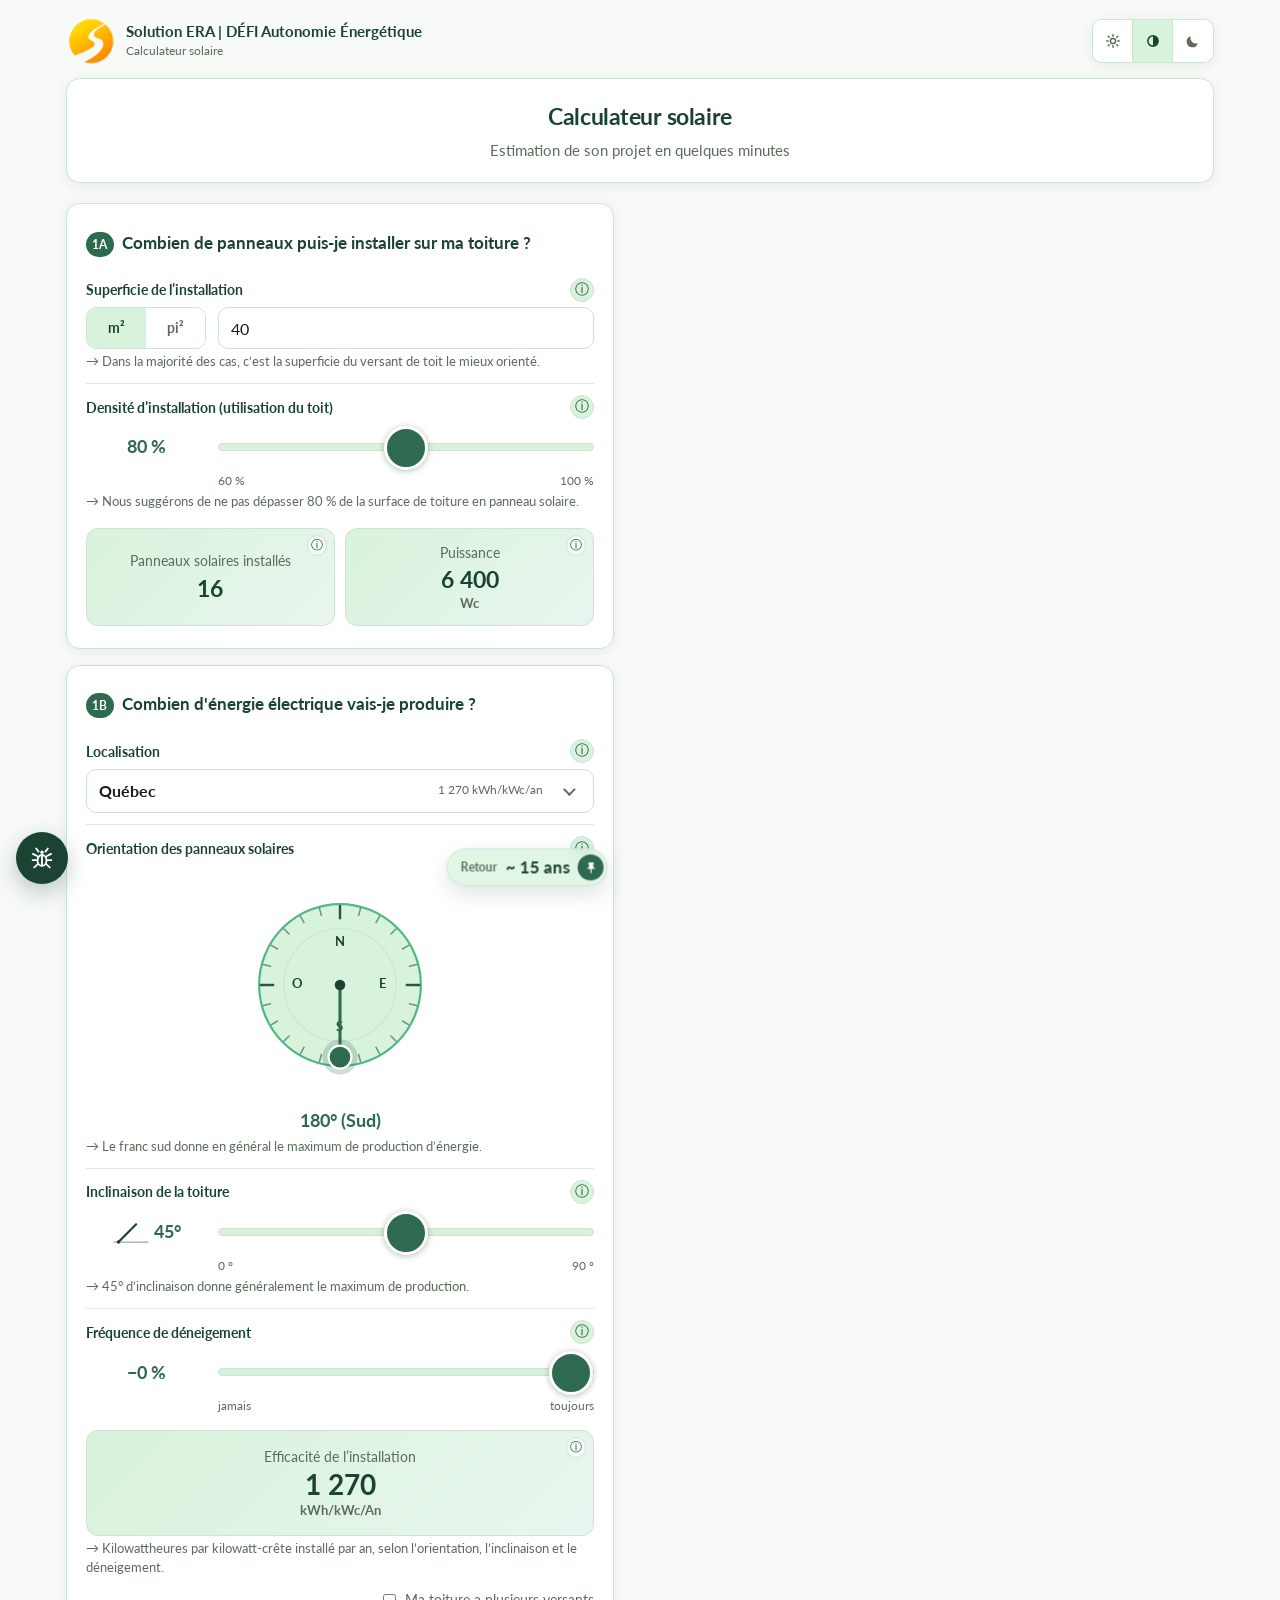
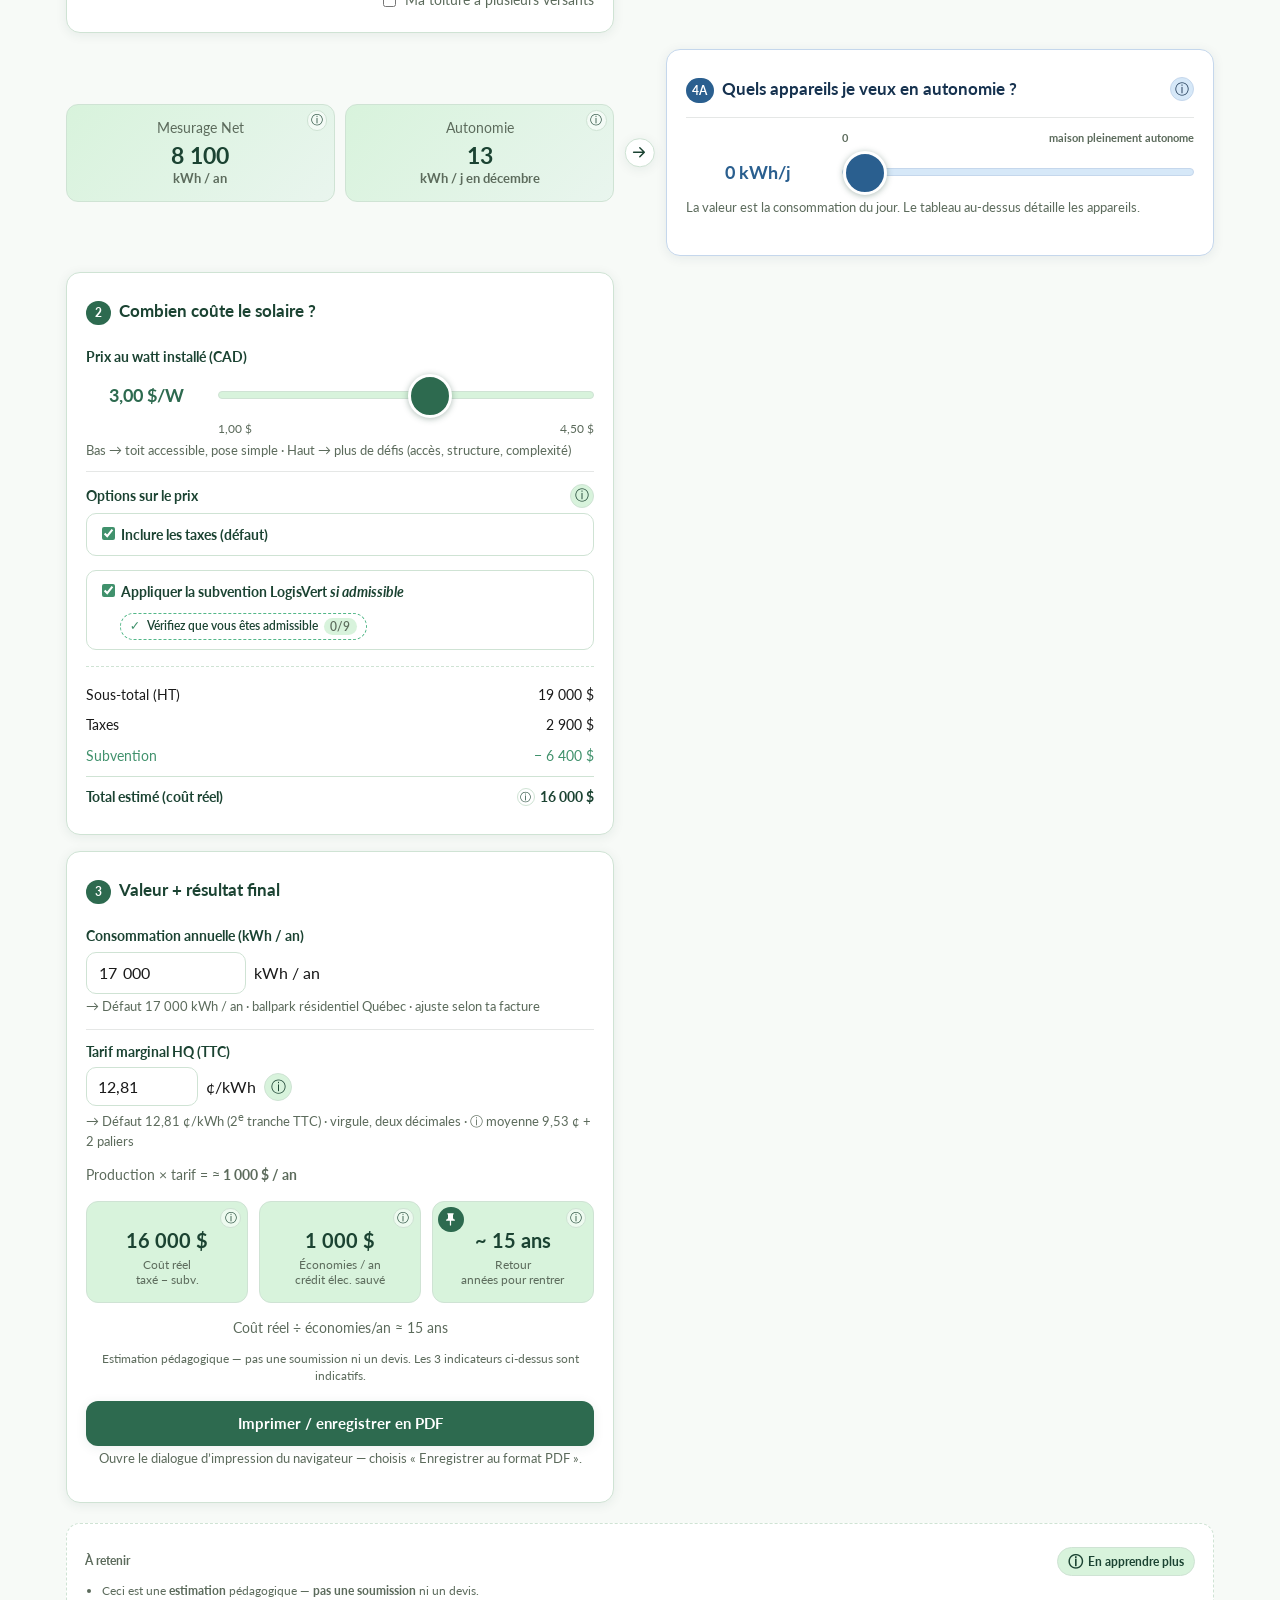
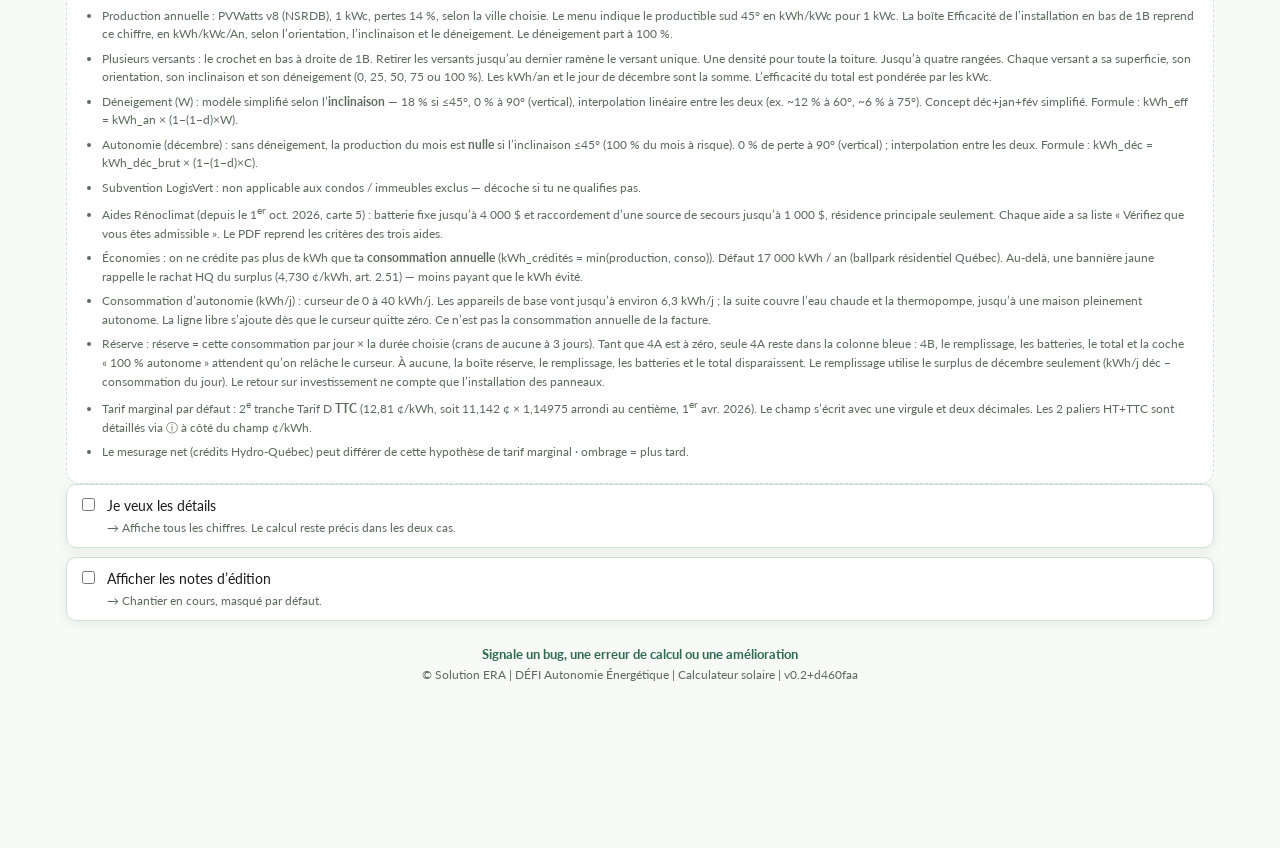
<file: index.html>
<!DOCTYPE html>
<html lang="fr" data-mode="full" data-theme-pref="sys" data-need="off">
<head>
  <meta charset="utf-8" />
  <meta name="viewport" content="width=device-width, initial-scale=1, viewport-fit=cover" />
  <meta name="theme-color" content="#1b4332" />
  <meta name="format-detection" content="telephone=no" />
  <meta name="description" content="Calculateur solaire — Solution ERA | DÉFI Autonomie Énergétique. Estimation pédagogique de ton projet solaire en quelques minutes." />
  <link rel="canonical" href="https://trizam.github.io/solutionera-calculateur-solaire-staging/" />
  <title>Calculateur solaire · Solution ERA</title>
  <!-- Règles de design, seule copie : docs/DESIGN.md -->
  <!-- Lato: CDN when online; system fallback offline -->
  <link rel="preconnect" href="https://fonts.googleapis.com" />
  <link rel="preconnect" href="https://fonts.gstatic.com" crossorigin />
  <link href="https://fonts.googleapis.com/css2?family=Lato:wght@300;400;700&display=swap" rel="stylesheet" />
  <link rel="icon" href="favicon.png" type="image/png" />
  <link rel="apple-touch-icon" href="favicon.png" />
  <link rel="stylesheet" href="assets/styles.css" />
  <!-- Public HTTPS proxy (create-only). Token stays server-side — never in this page. -->
  <meta name="bug-report-endpoint" content="https://solutionera-bug-report.oasis-ops.workers.dev" />
  <!-- Sync: set data-mode + theme before first paint (webi / dark must not flash) -->
  <script src="assets/display-mode.js"></script>
  <script src="assets/theme-mode.js"></script>
</head>
<body>
  <a class="skip-link" href="#main">Aller au calculateur</a>
  <div class="wrap">
    <main id="main" tabindex="-1">
    <div class="brand">
      <img class="brand-logo" src="assets/logo-solution-era.png" alt="Solution ERA | DÉFI Autonomie Énergétique" width="50" height="50" decoding="async" />
      <div class="brand-text">
        <div class="brand-name">Solution ERA | DÉFI Autonomie Énergétique</div>
        <div class="brand-sub">Calculateur solaire <span class="mode-badge mode-webi-only">Mode webi</span></div>
      </div>
      <div class="theme-toggle" id="themeToggle" role="radiogroup" aria-label="Thème">
        <button
          type="button"
          role="radio"
          aria-checked="false"
          tabindex="-1"
          data-theme-pref-btn="light"
          title="Clair"
          aria-label="Clair"
        >
          <svg viewBox="0 0 16 16" width="16" height="16" aria-hidden="true">
            <circle cx="8" cy="8" r="2.6" fill="none" stroke="currentColor" stroke-width="1.5" />
            <path d="M8 1.75v1.4M8 12.85v1.4M1.75 8h1.4M12.85 8h1.4M3.22 3.22l.99.99M11.79 11.79l.99.99M3.22 12.78l.99-.99M11.79 4.21l.99-.99" fill="none" stroke="currentColor" stroke-width="1.5" stroke-linecap="round" />
          </svg>
        </button>
        <button
          type="button"
          role="radio"
          aria-checked="true"
          tabindex="0"
          data-theme-pref-btn="sys"
          title="Système"
          aria-label="Système"
        >
          <svg viewBox="0 0 16 16" width="16" height="16" aria-hidden="true">
            <circle cx="8" cy="8" r="5.15" fill="none" stroke="currentColor" stroke-width="1.5" />
            <path d="M8 2.85v10.3a5.15 5.15 0 0 0 0-10.3z" fill="currentColor" />
          </svg>
        </button>
        <button
          type="button"
          role="radio"
          aria-checked="false"
          tabindex="-1"
          data-theme-pref-btn="dark"
          title="Sombre"
          aria-label="Sombre"
        >
          <svg viewBox="0 0 16 16" width="16" height="16" aria-hidden="true">
            <path d="M12.7 10.15A5.35 5.35 0 0 1 5.85 3.3 5.6 5.6 0 1 0 12.7 10.15z" fill="currentColor" />
          </svg>
        </button>
      </div>
    </div>

    <header class="hero mode-full-only">
      <h1>Calculateur solaire</h1>
      <p>Estimation de son projet en quelques minutes</p>
    </header>

    <!--
      Two columns, one grid at every width (full mode). Narrow screens keep
      that grid and swipe, with a peek. Rules: docs/DESIGN.md
    -->
    <div class="board-viewport" id="boardViewport">
    <div class="board" id="board">
    <div class="col col-solar">
    <!-- 1A + 1B forment une case (#170) : au grand écran elle s’appuie sur la rangée
         Mesurage net / Autonomie, comme 4A–4B sur « Temps pour remplir ». -->
    <div class="slot-roof" data-slot="roof" id="slot-roof">

    <!-- 1A · Taille d’installation — visible in both modes; webi = 1A + 1B -->
    <section class="block slot-size" id="sec-prod" data-slot="size" aria-labelledby="h-prod" tabindex="-1">
      <h2 id="h-prod"><span class="num">1A</span> <span id="h-prod-title">Combien de panneaux puis-je installer sur ma toiture&nbsp;?</span></h2>
      <div id="slotLoc" class="multi-slot"></div>
      <div class="field single-only" id="field-area">
        <!-- field-info pattern : .label-row > label + .field-info-btn → full-page sheet -->
        <div class="label-row field-info-wrap">
          <label for="area">Superficie de l’installation</label>
          <button
            type="button"
            class="field-info-btn"
            data-info="area"
            aria-haspopup="dialog"
            aria-controls="fieldInfoModal"
            aria-label="Aide : Superficie de l’installation"
            title="Aide : Superficie de l’installation"
          >
            <span aria-hidden="true">ⓘ</span>
          </button>
        </div>
        <div class="prod-control-row">
          <div class="unit-toggle" role="group" aria-label="Unité de surface">
            <button type="button" id="unitM2" class="active" aria-pressed="true">m²</button>
            <button type="button" id="unitSqft" aria-pressed="false">pi²</button>
          </div>
          <div class="prod-control-main">
            <input id="area" type="number" min="0" step="1" inputmode="numeric" autocomplete="off" value="40" />
            <span class="print-unit" id="printUnit" aria-hidden="true">m²</span>
          </div>
        </div>
        <p class="hint">→ Dans la majorité des cas, c’est la superficie du versant de toit le mieux orienté.</p>
      </div>
      <div class="field" id="field-util">
        <div class="label-row field-info-wrap">
          <label for="util">Densité d’installation (utilisation du toit)</label>
          <button
            type="button"
            class="field-info-btn"
            data-info="util"
            aria-haspopup="dialog"
            aria-controls="fieldInfoModal"
            aria-label="Aide : Densité d’installation"
          >
            <span aria-hidden="true">ⓘ</span>
          </button>
        </div>
        <div class="prod-control-row slider-row">
          <div class="slider-val-left" id="utilVal">80 %</div>
          <div class="slider-track">
            <input id="util" type="range" min="60" max="100" step="1" value="80" />
            <div class="slider-meta"><span>60&nbsp;%</span><span>100&nbsp;%</span></div>
          </div>
        </div>
        <p class="hint">→ Nous suggérons de ne pas dépasser 80 % de la surface de toiture en panneau solaire.</p>
      </div>
      <!-- result-info pattern : .has-info > .result-info-btn (top right) → « Comment c’est calculé » sheet -->
      <div class="result-pair" id="sizeResults">
        <div class="result-pill has-info">
          <button type="button" class="field-info-btn result-info-btn" data-result-info="pv" aria-haspopup="dialog" aria-controls="fieldInfoModal" aria-label="Comment c’est calculé : Panneaux solaires installés" title="Comment c’est calculé"><span aria-hidden="true">ⓘ</span></button>
          <div class="label">Panneaux solaires installés</div>
          <div class="big prod-line" id="outPv">
            <span class="prod-num">—</span>
          </div>
        </div>
        <div class="result-pill has-info">
          <button type="button" class="field-info-btn result-info-btn" data-result-info="kw" aria-haspopup="dialog" aria-controls="fieldInfoModal" aria-label="Comment c’est calculé : Puissance" title="Comment c’est calculé"><span aria-hidden="true">ⓘ</span></button>
          <div class="label">Puissance</div>
          <div class="big prod-line" id="outKw">
            <span class="prod-num">—</span>
            <span class="prod-unit">Wc</span>
          </div>
        </div>
      </div>
    </section>

    <!-- 1B · Production — visible in both modes; webi = 1A + 1B -->
    <section class="block slot-prod" id="sec-prod-b" data-slot="prod" aria-labelledby="h-prod-b">
      <h2 id="h-prod-b"><span class="num">1B</span> <span id="h-prod-b-title">Combien d'énergie électrique vais-je produire&nbsp;?</span></h2>
      <div id="slotUtil" class="multi-slot"></div>
      <div class="field" id="field-loc">
        <div class="label-row field-info-wrap">
          <label class="field-label" id="locLabel" for="villeBtn">Localisation</label>
          <button
            type="button"
            class="field-info-btn"
            data-info="loc"
            aria-haspopup="dialog"
            aria-controls="fieldInfoModal"
            aria-label="Aide : Localisation"
            title="Aide : Localisation"
          >
            <span aria-hidden="true">ⓘ</span>
          </button>
        </div>
        <div class="town-picker" id="townPicker">
          <div class="town-field" id="townField">
            <input
              type="text"
              id="villeBtn"
              class="town-input"
              role="combobox"
              aria-autocomplete="list"
              aria-haspopup="listbox"
              aria-expanded="false"
              aria-controls="villeList"
              autocomplete="off"
              autocapitalize="none"
              autocorrect="off"
              spellcheck="false"
              enterkeyhint="search"
              placeholder="Ville, MRC ou région"
              value="Québec"
            />
            <span class="town-yield" id="villeYield">1&nbsp;270 kWh/kWc/an</span>
            <button type="button" class="town-caret-btn" id="villeCaret" tabindex="-1" aria-label="Afficher les villes">
              <span class="town-caret" aria-hidden="true"></span>
            </button>
          </div>
          <ul id="villeList" class="town-list" role="listbox" hidden aria-labelledby="locLabel"></ul>
          <select id="ville" class="town-native" tabindex="-1" aria-hidden="true">
            <option value="quebec" selected>Québec</option>
          </select>
        </div>
      </div>
      <div class="field single-only" id="field-orient">
        <div class="label-row field-info-wrap">
          <label for="orient">Orientation des panneaux solaires</label>
          <button
            type="button"
            class="field-info-btn"
            data-info="orient"
            aria-haspopup="dialog"
            aria-controls="fieldInfoModal"
            aria-label="Aide : Orientation des panneaux solaires"
            title="Aide : Orientation des panneaux solaires"
          >
            <span aria-hidden="true">ⓘ</span>
          </button>
        </div>
        <div class="orient-control" id="orientControl">
          <select id="orient" class="orient-select">
            <option value="0">0° (Nord)</option>
            <option value="15">15°</option>
            <option value="30">30°</option>
            <option value="45">45° (Nord-Est)</option>
            <option value="60">60°</option>
            <option value="75">75°</option>
            <option value="90">90° (Est)</option>
            <option value="105">105°</option>
            <option value="120">120°</option>
            <option value="135">135° (Sud-Est)</option>
            <option value="150">150°</option>
            <option value="165">165°</option>
            <option value="180" selected>180° (Sud)</option>
            <option value="195">195°</option>
            <option value="210">210°</option>
            <option value="225">225° (Sud-Ouest)</option>
            <option value="240">240°</option>
            <option value="255">255°</option>
            <option value="270">270° (Ouest)</option>
            <option value="285">285°</option>
            <option value="300">300°</option>
            <option value="315">315° (Nord-Ouest)</option>
            <option value="330">330°</option>
            <option value="345">345°</option>
          </select>
          <div class="orient-dial" id="orientDial" aria-hidden="true">
            <svg class="orient-dial-svg" viewBox="-24 -24 248 248" width="218" height="218" role="img">
              <circle class="orient-face" cx="100" cy="100" r="92" />
              <circle class="orient-face-inner" cx="100" cy="100" r="64" />
              <g id="orientTicks"></g>
              <text class="orient-cardinal" x="100" y="52" text-anchor="middle" dominant-baseline="middle">N</text>
              <text class="orient-cardinal" x="148" y="100" text-anchor="middle" dominant-baseline="middle">E</text>
              <text class="orient-cardinal" x="100" y="148" text-anchor="middle" dominant-baseline="middle">S</text>
              <text class="orient-cardinal" x="52" y="100" text-anchor="middle" dominant-baseline="middle">O</text>
              <g id="orientNeedle" transform="rotate(180 100 100)">
                <line class="orient-needle-line" x1="100" y1="100" x2="100" y2="32" />
                <circle class="orient-thumb-hit" cx="100" cy="18" r="20" />
                <circle class="orient-thumb" cx="100" cy="18" r="13" />
                <circle class="orient-hub" cx="100" cy="100" r="6" />
              </g>
            </svg>
          </div>
          <div class="orient-val" id="orientVal">180° (Sud)</div>
        </div>
        <p class="hint">→ Le franc sud donne en général le maximum de production d’énergie.</p>
      </div>
      <div class="field single-only" id="field-tilt">
        <div class="label-row field-info-wrap">
          <label for="tilt">Inclinaison de la toiture</label>
          <button
            type="button"
            class="field-info-btn"
            data-info="tilt"
            aria-haspopup="dialog"
            aria-controls="fieldInfoModal"
            aria-label="Aide : Inclinaison de la toiture"
          >
            <span aria-hidden="true">ⓘ</span>
          </button>
        </div>
        <div class="prod-control-row slider-row">
          <div class="slider-val-left tilt-gutter">
            <div class="tilt-viz" id="tiltViz" aria-hidden="true" title="Angle du panneau">
              <svg viewBox="0 0 64 48" width="40" height="30" role="img">
                <!-- ground — stronger contrast vs soft green card -->
                <line x1="4" y1="40" x2="60" y2="40" stroke="currentColor" stroke-width="2" opacity="0.45" />
                <!-- roof/panel line (updated by JS) -->
                <g id="tiltPanel">
                  <line id="tiltLine" x1="12" y1="40" x2="40.28" y2="11.72" stroke="currentColor" stroke-width="3.5" stroke-linecap="round" />
                  <circle id="tiltHinge" cx="12" cy="40" r="2.75" fill="currentColor" />
                </g>
              </svg>
            </div>
            <span id="tiltVal">45°</span>
          </div>
          <div class="slider-track">
            <input id="tilt" type="range" min="0" max="90" step="15" value="45" />
            <div class="slider-meta"><span>0&nbsp;°</span><span>90&nbsp;°</span></div>
          </div>
        </div>
        <p class="hint">→ 45° d’inclinaison donne généralement le maximum de production.</p>
      </div>
      <div class="field single-only" id="field-deneige">
        <div class="label-row field-info-wrap">
          <label for="deneige">Fréquence de déneigement</label>
          <button
            type="button"
            class="field-info-btn"
            data-info="deneige"
            aria-haspopup="dialog"
            aria-controls="fieldInfoModal"
            aria-label="Aide : Fréquence de déneigement"
          >
            <span aria-hidden="true">ⓘ</span>
          </button>
        </div>
        <div class="prod-control-row slider-row">
          <div class="slider-val-left" id="deneigeLive" aria-live="polite">−0&nbsp;%</div>
          <div class="slider-track">
            <input id="deneige" type="range" min="0" max="100" step="1" value="100" />
            <div class="slider-meta"><span>jamais</span><span>toujours</span></div>
          </div>
        </div>
      </div>
      <div class="result-pill single-only has-info" id="effPill">
        <button type="button" class="field-info-btn result-info-btn" data-result-info="kwhkwc" aria-haspopup="dialog" aria-controls="fieldInfoModal" aria-label="Comment c’est calculé : Efficacité de l’installation" title="Comment c’est calculé"><span aria-hidden="true">ⓘ</span></button>
        <div class="label">Efficacité de l’installation</div>
        <div class="big prod-line" id="outKwhKwc">
          <span class="prod-num">—</span>
          <span class="prod-unit">kWh/kWc/An</span>
        </div>
      </div>
      <p class="hint single-only">→ Kilowattheures par kilowatt-crête installé par an, selon l’orientation, l’inclinaison et le déneigement.</p>
      <div class="field field-pans multi-only" id="field-pans">
        <table class="pans-table" id="pansTable" aria-label="Versants de la toiture">
          <thead>
            <tr>
              <th scope="col" class="pans-th-area">
                <div class="pans-th-head">
                  <span class="pans-th-label">Superficie</span>
                  <div class="unit-toggle unit-toggle-mini" role="group" aria-label="Unité de surface">
                    <button type="button" data-unit-btn="m2" class="active" aria-pressed="true">m²</button>
                    <button type="button" data-unit-btn="sqft" aria-pressed="false">pi²</button>
                  </div>
                </div>
              </th>
              <th scope="col" class="pans-th-az"><span class="pans-th-label">Orientation</span></th>
              <th scope="col" class="pans-th-tilt"><span class="pans-th-label">Inclinaison</span></th>
              <th scope="col" class="pans-th-snow"><span class="pans-th-label">Déneigement</span></th>
              <th scope="col" class="pans-th-x"><span class="sr-only">Retirer</span></th>
            </tr>
          </thead>
          <tbody id="pansBody"></tbody>
          <tfoot>
            <tr class="pans-add-row">
              <td colspan="5">
                <button type="button" class="pans-add" id="pansAdd">+ Ajouter un versant</button>
              </td>
            </tr>
            <tr class="pans-total-row">
              <th scope="row" colspan="5">
                <div class="pans-total">
                  <span class="pans-total-word">Total</span>
                  <span class="pans-out"><strong id="totPv">—</strong> panneaux</span>
                  <span class="pans-out"><strong id="totKw">—</strong> kWc</span>
                  <span class="pans-out"><strong id="totEff">—</strong> efficacité</span>
                </div>
              </th>
            </tr>
          </tfoot>
        </table>
        <p class="hint">→ Efficacité en kWh/kWc/an, selon l’orientation, l’inclinaison et le déneigement de chaque versant. Le total est la moyenne pondérée par la puissance.</p>
      </div>
      <div id="slotResults" class="multi-slot"></div>
      <p class="grid-status is-loading" id="gridStatus" aria-live="polite" aria-busy="true">Chargement de la grille d’irradiation…</p>
      <!-- Le crochet vit en bas à droite de 1B. Il disparaît en mode plusieurs versants :
           on revient au versant unique en retirant les versants jusqu’au dernier. -->
      <label class="check check-multi single-only" id="multiCheck">
        <input type="checkbox" id="multi" />
        <span>Ma toiture a plusieurs versants</span>
      </label>
    </section>
    </div>

    <div class="result-pair slot-yield" id="sec-yield" data-slot="yield">
      <!-- #180 : flèche visible quand 4A est à zéro (la flèche de #sec-fill disparaît avec .need-only). -->
      <div class="flow-arrow flow-arrow-need" aria-hidden="true">
        <svg viewBox="0 0 32 32" width="18" height="18">
          <path d="M5 16h18M16 8l8 8-8 8" fill="none" stroke="currentColor" stroke-width="2.6" stroke-linecap="round" stroke-linejoin="round" />
        </svg>
      </div>
      <div class="result-pill has-info" id="mesuragePill">
        <button type="button" class="field-info-btn result-info-btn" data-result-info="kwh" aria-haspopup="dialog" aria-controls="fieldInfoModal" aria-label="Comment c’est calculé : Mesurage Net" title="Comment c’est calculé"><span aria-hidden="true">ⓘ</span></button>
        <div class="label">Mesurage Net</div>
        <div class="big prod-line" id="outKwh">
          <span class="prod-num">—</span>
          <span class="prod-unit">kWh / an</span>
        </div>
      </div>
      <div class="yield-auto" id="yieldAuto">
        <div class="result-pill dec-daily has-info">
          <button type="button" class="field-info-btn result-info-btn" data-result-info="kwhday" aria-haspopup="dialog" aria-controls="fieldInfoModal" aria-label="Comment c’est calculé : Autonomie, kWh par jour de décembre" title="Comment c’est calculé"><span aria-hidden="true">ⓘ</span></button>
          <div class="label">Autonomie</div>
          <div class="big prod-line" id="outKwhDay">
            <span class="prod-num">—</span>
            <span class="prod-unit">kWh / j en décembre</span>
          </div>
        </div>
        <aside class="autonomy-snow theme-yellow dec-daily" id="autonomySnow" data-flag="Neige en décembre" hidden>
          <p class="autonomy-snow-rec" id="autonomySnowRec">
            Vous ne déneigez pas à 100&nbsp;%. En pleine autonomie, mettez les panneaux à la verticale&nbsp;: la neige n’accumule pas, et décembre ne tombe pas à zéro.
          </p>
        </aside>
      </div>
    </div>

    <!-- 2 · Coût -->
    <section class="block mode-full-only slot-cost" id="sec-cost" data-slot="cost" aria-labelledby="h-cost">
      <h2 id="h-cost"><span class="num">2</span> Combien coûte le solaire&nbsp;?</h2>

      <div class="field">
        <label for="priceW">Prix au watt installé (CAD)</label>
        <div class="slider-row">
          <div class="slider-val-left" id="priceVal">3,00 $/W</div>
          <div class="slider-track">
            <input id="priceW" type="range" min="1" max="4.5" step="0.05" value="3" />
            <div class="slider-meta"><span>1,00&nbsp;$</span><span>4,50&nbsp;$</span></div>
          </div>
        </div>
        <p class="price-bubble theme-yellow" id="priceSurprise" hidden>Sous 2,50&nbsp;$/W, le prix est peut-être surprenant. 2,50&nbsp;$/W, c’est vraiment le bas.</p>
        <p class="hint">Bas → toit accessible, pose simple · Haut → plus de défis (accès, structure, complexité)</p>
      </div>

      <div class="field" role="group" aria-labelledby="optsLabel">
        <div class="label-row field-info-wrap">
          <div class="field-label" id="optsLabel">Options sur le prix</div>
          <button
            type="button"
            class="field-info-btn"
            data-info="priceopts"
            aria-haspopup="dialog"
            aria-controls="fieldInfoModal"
            aria-label="Aide : Options sur le prix"
          >
            <span aria-hidden="true">ⓘ</span>
          </button>
        </div>
        <div class="checks">
          <label class="check">
            <input type="checkbox" id="taxes" checked />
            <span>Inclure les taxes (défaut)</span>
          </label>
          <div class="subv-check">
            <label class="check">
              <input type="checkbox" id="subv" checked />
              <span>Appliquer la subvention LogisVert <em>si admissible</em></span>
            </label>
            <button type="button" class="subv-verify" data-subv-elig="logisvert" aria-haspopup="dialog" aria-controls="fieldInfoModal">Vérifiez que vous êtes admissible <span class="subv-verify-count" data-subv-count="logisvert">0/9</span></button>
          </div>
        </div>
      </div>

      <div class="breakdown" aria-live="polite">
        <div class="line"><span>Sous-total (HT)</span><span id="lineHT">—</span></div>
        <div class="line"><span>Taxes</span><span id="lineTaxes">—</span></div>
        <div class="line neg"><span>Subvention</span><span id="lineSubv">—</span></div>
        <div class="line total"><span>Total estimé (coût réel)</span><span class="line-total-amt"><button type="button" class="field-info-btn result-info-btn result-info-inline" data-result-info="reel" aria-haspopup="dialog" aria-controls="fieldInfoModal" aria-label="Comment c’est calculé : Total estimé (coût réel)" title="Comment c’est calculé"><span aria-hidden="true">ⓘ</span></button><span id="lineTotal">—</span></span></div>
      </div>
    </section>

    <!-- 3 · Valeur + résultat — retour solaire seulement -->
    <section class="block mode-full-only slot-roi" id="sec-value" data-slot="roi" aria-labelledby="h-value">
      <h2 id="h-value"><span class="num">3</span> Valeur + résultat final</h2>

      <div class="field">
        <label for="conso">Consommation annuelle (kWh / an)</label>
        <div class="rate-box">
          <input id="conso" class="grouped-int" type="text" inputmode="numeric" autocomplete="off" spellcheck="false" value="17 000" />
          <span>kWh / an</span>
        </div>
        <p class="hint" id="consoHint">→ Défaut 17&nbsp;000 kWh / an · ballpark résidentiel Québec · ajuste selon ta facture</p>
        <p class="hint conso-locked-note" id="consoLockedNote" hidden>→ Ce chiffre est figé parce qu’il vient de la coche « Je suis 100&nbsp;% autonome » en 4A (365&nbsp;j × kWh/j).</p>
        <p class="surplus-alert conso-flag theme-yellow" id="consoFlag" data-flag="Conso annuelle trop basse" hidden role="status">
          <strong>Ta consommation d’autonomie dépasse ta consommation annuelle.</strong>
          En 4A tu consommes <span id="consoFlagDay">—</span>, soit <span id="consoFlagYear">—</span> sur 365&nbsp;jours. Le chiffre à mettre ici, au minimum&nbsp;: <strong class="conso-flag-min" id="consoFlagMin">—</strong>.
        </p>
      </div>

      <div class="field">
        <label for="rate">Tarif marginal HQ (TTC)</label>
        <div class="rate-box">
          <input id="rate" type="text" value="12,81" inputmode="decimal" autocomplete="off" spellcheck="false" aria-describedby="rateHint" />
          <span>¢/kWh</span>
          <button type="button" class="rate-info-btn" id="btnRateInfo" aria-haspopup="dialog" aria-controls="rateModal" title="Moyenne résidentielle et paliers Tarif D" aria-label="Moyenne résidentielle QC et deux paliers Tarif D, avant taxes et taxes comprises">
            <span aria-hidden="true">ⓘ</span>
          </button>
        </div>
        <p class="hint" id="rateHint">→ Défaut 12,81&nbsp;¢/kWh (2<sup>e</sup> tranche TTC) · virgule, deux décimales · ⓘ moyenne 9,53&nbsp;¢ + 2 paliers</p>
        <p class="calc-line"><span id="outEcoFormula">Production × tarif</span> = <strong id="outEcoYear">≈ — $/an</strong></p>
      </div>

      <div class="cards">
        <div class="card-kpi has-info">
          <button type="button" class="field-info-btn result-info-btn" data-result-info="reel" aria-haspopup="dialog" aria-controls="fieldInfoModal" aria-label="Comment c’est calculé : Coût réel" title="Comment c’est calculé"><span aria-hidden="true">ⓘ</span></button>
          <div class="kpi" id="kpiReel">—</div>
          <div class="kpi-label">Coût réel<br />taxé − subv.</div>
        </div>
        <div class="card-kpi has-info">
          <button type="button" class="field-info-btn result-info-btn" data-result-info="eco" aria-haspopup="dialog" aria-controls="fieldInfoModal" aria-label="Comment c’est calculé : Économies par an" title="Comment c’est calculé"><span aria-hidden="true">ⓘ</span></button>
          <div class="kpi" id="kpiEco">—</div>
          <div class="kpi-label">Économies / an<br />crédit élec. sauvé</div>
        </div>
        <div class="card-kpi card-kpi-years has-info" id="yearsCard">
          <button type="button" class="field-info-btn result-info-btn" data-result-info="years" aria-haspopup="dialog" aria-controls="fieldInfoModal" aria-label="Comment c’est calculé : Retour" title="Comment c’est calculé"><span aria-hidden="true">ⓘ</span></button>
          <button type="button" class="years-pin-btn" id="btnPinYears" aria-pressed="false" aria-label="Épingler le retour">
            <svg class="years-pin-icon" viewBox="0 0 24 24" width="15" height="15" aria-hidden="true">
              <path fill="currentColor" d="M16 9V4h1V2H7v2h1v5c0 1.66-1.34 3-3 3v2h5.97v7l1 1 1-1v-7H19v-2c-1.66 0-3-1.34-3-3z" />
            </svg>
          </button>
          <div class="kpi" id="kpiYears">—</div>
          <div class="kpi-label">Retour<br />années pour rentrer</div>
        </div>
      </div>
      <p class="surplus-alert theme-yellow" id="surplusAlert" data-flag="Surplus de production" hidden role="status">
        <strong>Moins optimal : tu produis plus que tu consommes.</strong>
        Au-delà de ta consommation (<strong id="surplusKwh">—</strong>), HQ rachète le surplus à <strong>4,730&nbsp;¢/kWh</strong> (≈&nbsp;<span id="surplusBuyback">—</span>&nbsp;/ an) — pas au tarif que tu évites (<span id="surplusAvoidedRate">—</span>). Écart ≈&nbsp;<span id="surplusGap">—</span>&nbsp;/ an : mieux de caler la taille sur ta conso.
      </p>
      <p class="calc-line" id="outPayback" style="text-align:center;margin-top:0.85rem">—</p>
      <p class="cards-disclaimer">Estimation pédagogique — pas une soumission ni un devis. Les 3 indicateurs ci-dessus sont indicatifs.</p>

      <button type="button" class="btn" id="btnPdf">Imprimer / enregistrer en PDF</button>
      <p class="hint" style="text-align:center">Ouvre le dialogue d’impression du navigateur — choisis «&nbsp;Enregistrer au format PDF&nbsp;».</p>
    </section>

    </div>
    <div class="col col-auto">
    <!-- 4A · appareils. 4B · durée, colonne de droite. -->
    <div class="slot-need" data-slot="need" id="slot-need">
    <section class="block mode-full-only theme-blue" id="sec-auto" aria-labelledby="h-auto">
      <h2 id="h-auto">
        <span class="num">4A</span>
        <label for="consoJour">Quels appareils je veux en autonomie&nbsp;?</label>
        <button
          type="button"
          class="field-info-btn"
          data-info="conso-jour"
          aria-haspopup="dialog"
          aria-controls="fieldInfoModal"
          aria-label="Aide : Quels appareils je veux en autonomie"
          title="Aide : Quels appareils je veux en autonomie"
        >
          <span aria-hidden="true">ⓘ</span>
        </button>
      </h2>
      <div class="field field-conso-jour" id="field-conso-jour">
        <table class="load-table is-empty" id="consoJourTable" aria-label="Appareils inclus dans la consommation par jour">
          <thead>
            <tr>
              <th scope="col">Usage</th>
              <th scope="col">kWh / j</th>
            </tr>
          </thead>
          <tbody id="consoJourList"></tbody>
          <tbody>
            <tr class="load-custom-row">
              <th scope="row"><label for="consoExtra">Autre consommation</label></th>
              <td>
                <div class="load-custom">
                  <input id="consoExtra" type="text" inputmode="decimal" autocomplete="off" spellcheck="false" placeholder="0" aria-label="Autre consommation en kilowattheures par jour" />
                  <span>kWh / j</span>
                </div>
              </td>
            </tr>
            <tr class="load-total-row">
              <th scope="row">Total par jour</th>
              <td id="consoJourTotal">0 kWh/j</td>
            </tr>
          </tbody>
        </table>
        <div class="slider-ends">
          <span>0</span>
          <span>maison pleinement autonome</span>
        </div>
        <div class="prod-control-row slider-row">
          <div class="slider-val-left" id="consoJourVal" aria-live="polite">0&nbsp;kWh/j</div>
          <div class="slider-track">
            <input id="consoJour" type="range" min="0" max="400" step="1" value="0" aria-label="Consommation par jour en kilowattheures" aria-valuemin="0" aria-valuemax="40" aria-valuenow="0" aria-valuetext="0 kilowattheure par jour" aria-describedby="consoJourHint" />
          </div>
        </div>
        <p class="hint" id="consoJourHint">La valeur est la consommation du jour. Le tableau au-dessus détaille les appareils.</p>
        <p class="calc-line need-only" id="consoJourNote" hidden></p>
        <!-- #179 : la coche arrive avec la ligne « Autre consommation », pas avant. -->
        <div class="checks need-only" id="fullAutoWrap">
          <label class="check">
            <input type="checkbox" id="fullAuto" />
            <span>Je suis 100&nbsp;% autonome<span class="sub">→ La consommation annuelle de la carte 3 devient 365&nbsp;j × ce total par jour</span></span>
          </label>
        </div>
      </div>
    </section>

    <section class="block mode-full-only theme-blue need-only" id="sec-reserve" aria-labelledby="h-reserve">
      <h2 id="h-reserve">
        <span class="num">4B</span>
        <span>Pendant combien de temps je veux cette autonomie</span>
        <button
          type="button"
          class="field-info-btn"
          data-info="autostop"
          aria-haspopup="dialog"
          aria-controls="fieldInfoModal"
          aria-label="Aide : Pendant combien de temps je veux cette autonomie"
        >
          <span aria-hidden="true">ⓘ</span>
        </button>
      </h2>
      <div class="field">
        <label for="autoStop">Durée</label>
        <div class="slider-row">
          <div class="slider-val-left" id="autoStopVal">1 jour</div>
          <div class="slider-track">
            <input id="autoStop" type="range" min="0" max="16" step="1" value="11" aria-valuemin="0" aria-valuemax="16" aria-valuenow="11" aria-valuetext="1 jour" />
            <div class="slider-meta"><span>aucune</span><span>3 jours</span></div>
          </div>
        </div>
        <p class="hint" id="autoStopHint">→ Secours jusqu’à 12 h. Autonomie de maison dès 1 jour.</p>
      </div>
      <div class="reserve-out result-pill autonomy-rest has-info" id="reserveOut">
        <button type="button" class="field-info-btn result-info-btn" data-result-info="reserve" aria-haspopup="dialog" aria-controls="fieldInfoModal" aria-label="Comment c’est calculé : Réserve" title="Comment c’est calculé"><span aria-hidden="true">ⓘ</span></button>
        <div class="label">Réserve</div>
        <div class="big prod-line" id="outReserve">
          <span class="prod-num">—</span>
          <span class="prod-unit">kWh</span>
        </div>
      </div>
    </section>
    </div>

    <section class="result-pill mode-full-only slot-fill autonomy-rest need-only theme-blue has-info" id="sec-fill" data-slot="fill" aria-labelledby="h-fill">
      <div class="flow-arrow" aria-hidden="true">
        <svg viewBox="0 0 32 32" width="18" height="18">
          <path d="M5 16h18M16 8l8 8-8 8" fill="none" stroke="currentColor" stroke-width="2.6" stroke-linecap="round" stroke-linejoin="round" />
        </svg>
      </div>
      <button type="button" class="field-info-btn result-info-btn" data-result-info="fill" aria-haspopup="dialog" aria-controls="fieldInfoModal" aria-label="Comment c’est calculé : Temps pour remplir la réserve" title="Comment c’est calculé"><span aria-hidden="true">ⓘ</span></button>
      <div class="label" id="h-fill">Temps pour remplir</div>
      <div class="big prod-line" id="outFill">
        <span class="prod-num" id="outFillNum">—</span>
        <span class="prod-unit" id="outFillUnit">jours · décembre</span>
      </div>
      <p class="fill-sun" id="outFillSun">—</p>
      <p class="fill-shortfall theme-yellow mode-full-only" id="fillLongFlag" data-flag="Remplissage long" hidden role="status">Ça commence à être long pour remplir.</p>
      <p class="fill-shortfall theme-yellow mode-full-only" id="permaFlag" data-flag="Production insuffisante" hidden role="status" aria-live="polite">Vous produisez moins d’énergie que vous en consommez en autonomie.</p>
    </section>

    <!-- 5 · Batteries -->
    <section class="block mode-full-only slot-batt theme-blue autonomy-rest need-only" id="sec-batt" data-slot="batt" aria-labelledby="h-batt">
      <h2 id="h-batt"><span class="num">5</span> Combien coûtent les batteries&nbsp;?</h2>
      <div class="field">
        <div class="label-row field-info-wrap">
          <label for="battKwh">Prix des batteries ($/kWh)</label>
          <button
            type="button"
            class="field-info-btn"
            data-info="battprice"
            aria-haspopup="dialog"
            aria-controls="fieldInfoModal"
            aria-label="Aide : Prix des batteries"
          >
            <span aria-hidden="true">ⓘ</span>
          </button>
        </div>
        <div class="slider-row">
          <div class="slider-val-left" id="battKwhVal">300&nbsp;$/kWh</div>
          <div class="slider-track">
            <input id="battKwh" type="range" min="100" max="500" step="10" value="300" />
            <div class="slider-meta"><span>100&nbsp;$/kWh</span><span>500&nbsp;$/kWh</span></div>
          </div>
        </div>
        <p class="hint editor-inline" id="battDraftNote" hidden>Brouillon — le prix au kWh des batteries reste à confirmer.</p>
      </div>
      <div class="field" role="group" aria-labelledby="battOptsLabel">
        <div class="label-row field-info-wrap">
          <div class="field-label" id="battOptsLabel">Options sur le prix</div>
          <button
            type="button"
            class="field-info-btn"
            data-info="battopts"
            aria-haspopup="dialog"
            aria-controls="fieldInfoModal"
            aria-label="Aide : Options sur le prix des batteries"
          >
            <span aria-hidden="true">ⓘ</span>
          </button>
        </div>
        <div class="checks">
          <label class="check">
            <input type="checkbox" id="battTaxes" checked />
            <span>Inclure les taxes (défaut)</span>
          </label>
          <div class="subv-check">
            <label class="check">
              <input type="checkbox" id="renoBatt" />
              <span>Appliquer l’aide Rénoclimat — batterie fixe <em>si admissible</em></span>
            </label>
            <button type="button" class="subv-verify" data-subv-elig="renoBatt" aria-haspopup="dialog" aria-controls="fieldInfoModal">Vérifiez que vous êtes admissible <span class="subv-verify-count" data-subv-count="renoBatt">0/9</span></button>
          </div>
          <div class="subv-check">
            <label class="check">
              <input type="checkbox" id="renoRacc" />
              <span>Appliquer l’aide Rénoclimat — raccordement d’une source de secours <em>si admissible</em></span>
            </label>
            <button type="button" class="subv-verify" data-subv-elig="renoRacc" aria-haspopup="dialog" aria-controls="fieldInfoModal">Vérifiez que vous êtes admissible <span class="subv-verify-count" data-subv-count="renoRacc">0/9</span></button>
          </div>
        </div>
      </div>
      <div class="breakdown" aria-live="polite">
        <div class="line"><span>Batteries (HT)</span><span class="line-total-amt"><button type="button" class="field-info-btn result-info-btn result-info-inline" data-result-info="battht" aria-haspopup="dialog" aria-controls="fieldInfoModal" aria-label="Comment c’est calculé : Batteries (HT)" title="Comment c’est calculé"><span aria-hidden="true">ⓘ</span></button><span id="lineBattHT">—</span></span></div>
        <div class="line"><span>Taxes</span><span id="lineBattTaxes">—</span></div>
        <div class="line neg"><span>Aide Rénoclimat — batterie<span class="sub" id="battSubvCut" hidden>→ 0&nbsp;$ sous 5&nbsp;kWh installés</span></span><span id="lineBattSubv">—</span></div>
        <div class="line neg"><span>Aide Rénoclimat — raccordement</span><span id="lineRaccSubv">—</span></div>
        <div class="line total"><span class="line-with-info">Total estimé pour l’autonomie <button type="button" class="field-info-btn result-info-btn result-info-inline" data-result-info="battcost" aria-haspopup="dialog" aria-controls="fieldInfoModal" aria-label="Comment c’est calculé : Total estimé pour l’autonomie" title="Comment c’est calculé"><span aria-hidden="true">ⓘ</span></button></span><span id="lineBatt">—</span></div>
      </div>
    </section>

    <!-- 6 · Coût total du projet -->
    <section class="block mode-full-only slot-total theme-blue autonomy-rest need-only" id="sec-total" data-slot="total" aria-labelledby="h-total">
      <h2 id="h-total">
        <span class="num">6</span>
        <span>Coût total du projet</span>
        <button
          type="button"
          class="field-info-btn"
          data-info="project"
          aria-haspopup="dialog"
          aria-controls="fieldInfoModal"
          aria-label="Aide : Coût total du projet"
        >
          <span aria-hidden="true">ⓘ</span>
        </button>
      </h2>
      <div class="cards cards-two project-cards">
        <div class="card-kpi theme-green has-info">
          <button type="button" class="field-info-btn result-info-btn" data-result-info="reel" aria-haspopup="dialog" aria-controls="fieldInfoModal" aria-label="Comment c’est calculé : Panneaux solaires, coût réel" title="Comment c’est calculé"><span aria-hidden="true">ⓘ</span></button>
          <div class="kpi" id="lineProjectSolar">—</div>
          <div class="kpi-label">Panneaux solaires<br />coût réel (carte 2)</div>
        </div>
        <div class="card-kpi has-info">
          <button type="button" class="field-info-btn result-info-btn" data-result-info="battcost" aria-haspopup="dialog" aria-controls="fieldInfoModal" aria-label="Comment c’est calculé : Batteries" title="Comment c’est calculé"><span aria-hidden="true">ⓘ</span></button>
          <div class="kpi" id="lineProjectBatt">—</div>
          <div class="kpi-label">Batteries<br />total (carte 5)</div>
        </div>
      </div>
      <div class="result-pill tone-blend has-info" id="projectOut">
        <button type="button" class="field-info-btn result-info-btn" data-result-info="project" aria-haspopup="dialog" aria-controls="fieldInfoModal" aria-label="Comment c’est calculé : Coût total" title="Comment c’est calculé"><span aria-hidden="true">ⓘ</span></button>
        <div class="label">Coût total</div>
        <div class="big prod-line">
          <span class="prod-num" id="outProject">—</span>
          <span class="prod-unit">panneaux + batteries</span>
        </div>
      </div>
      <p class="hint project-note project-note-side">Le retour à gauche ne compte que les panneaux.</p>
      <p class="hint project-note project-note-stack">Le retour des panneaux, plus haut, ne compte que les panneaux.</p>
    </section>

    <aside class="autonomy-none mode-full-only need-only" id="autonomyNone" hidden>
      <p>Pas de durée, pas de batterie.</p>
    </aside>

    </div>
    </div>
    </div>

    <aside class="disclaimers mode-full-only">
      <div class="disc-head">
        <strong>À retenir</strong>
        <button type="button" class="info-btn" id="btnInfo" aria-haspopup="dialog" aria-controls="infoModal" title="En apprendre plus">
          <span class="info-icon" aria-hidden="true">ⓘ</span>
          <span>En apprendre plus</span>
        </button>
      </div>
      <ul>
        <li>Ceci est une <strong>estimation</strong> pédagogique — <strong>pas une soumission</strong> ni un devis.</li>
        <li>Production annuelle&nbsp;: PVWatts v8 (NSRDB), 1&nbsp;kWc, pertes 14&nbsp;%, selon la ville choisie. Le menu indique le productible sud 45° en kWh/kWc pour 1&nbsp;kWc. La boîte Efficacité de l’installation en bas de 1B reprend ce chiffre, en kWh/kWc/An, selon l’orientation, l’inclinaison et le déneigement. Le déneigement part à 100&nbsp;%.</li>
        <li>Plusieurs versants&nbsp;: le crochet en bas à droite de 1B. Retirer les versants jusqu’au dernier ramène le versant unique. Une densité pour toute la toiture. Jusqu’à quatre rangées. Chaque versant a sa superficie, son orientation, son inclinaison et son déneigement (0, 25, 50, 75 ou 100&nbsp;%). Les kWh/an et le jour de décembre sont la somme. L’efficacité du total est pondérée par les kWc.</li>
        <li>Déneigement (W)&nbsp;: modèle simplifié selon l’<strong>inclinaison</strong> — 18&nbsp;% si ≤45°, 0&nbsp;% à 90° (vertical), interpolation linéaire entre les deux (ex. ~12&nbsp;% à 60°, ~6&nbsp;% à 75°). Concept déc+jan+fév simplifié. Formule&nbsp;: kWh_eff = kWh_an × (1−(1−d)×W).</li>
        <li>Autonomie (décembre)&nbsp;: sans déneigement, la production du mois est <strong>nulle</strong> si l’inclinaison ≤45° (100&nbsp;% du mois à risque). 0&nbsp;% de perte à 90° (vertical) ; interpolation entre les deux. Formule&nbsp;: kWh_déc = kWh_déc_brut × (1−(1−d)×C).</li>
        <li>Subvention LogisVert&nbsp;: non applicable aux condos / immeubles exclus — décoche si tu ne qualifies pas.</li>
        <li>Aides Rénoclimat (depuis le 1<sup>er</sup>&nbsp;oct. 2026, carte 5)&nbsp;: batterie fixe jusqu’à 4&nbsp;000&nbsp;$ et raccordement d’une source de secours jusqu’à 1&nbsp;000&nbsp;$, résidence principale seulement. Chaque aide a sa liste «&nbsp;Vérifiez que vous êtes admissible&nbsp;». Le PDF reprend les critères des trois aides.</li>
        <li>Économies&nbsp;: on ne crédite pas plus de kWh que ta <strong>consommation annuelle</strong> (kWh_crédités = min(production, conso)). Défaut 17&nbsp;000 kWh / an (ballpark résidentiel Québec). Au-delà, une bannière jaune rappelle le rachat HQ du surplus (4,730&nbsp;¢/kWh, art.&nbsp;2.51) — moins payant que le kWh évité.</li>
        <li>Consommation d’autonomie (kWh/j)&nbsp;: curseur de 0 à 40&nbsp;kWh/j. Les appareils de base vont jusqu’à environ 6,3&nbsp;kWh/j&nbsp;; la suite couvre l’eau chaude et la thermopompe, jusqu’à une maison pleinement autonome. La ligne libre s’ajoute dès que le curseur quitte zéro. Ce n’est pas la consommation annuelle de la facture.</li>
        <li>Réserve&nbsp;: réserve = cette consommation par jour × la durée choisie (crans de aucune à 3 jours). Tant que 4A est à zéro, seule 4A reste dans la colonne bleue&nbsp;: 4B, le remplissage, les batteries, le total et la coche «&nbsp;100&nbsp;% autonome&nbsp;» attendent qu’on relâche le curseur. À aucune, la boîte réserve, le remplissage, les batteries et le total disparaissent. Le remplissage utilise le surplus de décembre seulement (kWh/j déc − consommation du jour). Le retour sur investissement ne compte que l’installation des panneaux.</li>
        <li>Tarif marginal par défaut&nbsp;: 2<sup>e</sup> tranche Tarif D <strong>TTC</strong> (12,81&nbsp;¢/kWh, soit 11,142&nbsp;¢ × 1,14975 arrondi au centième, 1<sup>er</sup> avr. 2026). Le champ s’écrit avec une virgule et deux décimales. Les 2 paliers HT+TTC sont détaillés via ⓘ à côté du champ ¢/kWh.</li>
        <li>Le mesurage net (crédits Hydro-Québec) peut différer de cette hypothèse de tarif marginal · ombrage = plus tard.</li>
      </ul>
    </aside>

    <div class="editor-tools" id="editorTools">
      <label class="check">
        <input type="checkbox" id="showDetails" />
        <span>Je veux les détails<span class="sub">→ Affiche tous les chiffres. Le calcul reste précis dans les deux cas.</span></span>
      </label>
      <label class="check">
        <input type="checkbox" id="showNotes" aria-controls="editorNotes" />
        <span>Afficher les notes d’édition<span class="sub">→ Chantier en cours, masqué par défaut.</span></span>
      </label>
      <aside class="editor-notes" id="editorNotes" hidden>
        <h2>Notes d’édition</h2>
        <p>Ces notes sont le chantier. Les règles durables sont seulement dans <a href="docs/DESIGN.md">docs/DESIGN.md</a>.</p>
        <ul>
          <li>Prix batterie : curseur en $/kWh, 100–500&nbsp;$, pas de 10, défaut 300. Un module Volthium de 16,1&nbsp;kWh coûte 16,1 × ce prix. Le nombre de modules est l’arrondi de la réserve ÷ 16,1 (au moins un). Brouillon à confirmer. Pas une soumission.</li>
          <li>Consommation par jour = curseur de 0 à 40&nbsp;kWh/j (pas de 0,1), plus la ligne libre. Ce n’est pas la facture annuelle. Le jour de décembre, les appareils et les batteries restent à l’écran.</li>
          <li>4A à zéro (#179, #180)&nbsp;: <code>html[data-need="off"]</code> masque tout ce qui porte <code>.need-only</code> (note décembre, coche 100&nbsp;%, 4B, remplissage, 5, 6) ; le tableau suit <code>.is-zero</code> (#173) en direct. 4A flotte centrée en hauteur avec Mesurage net / Autonomie ; la petite flèche reste entre les deux. Le basculement attend la fin du glissement (<code>change</code>), pas chaque cran.</li>
          <li>Réserve = cette consommation × un cran de durée (aucune, 5 min, 15 min, 30 min, 45 min, 1 h, 2 h, 4 h, 6 h, 8 h, 12 h, 1 jour, 1 jour et quart, 1 jour et demi, 2 jours, 2 jours et demi, 3 jours). À aucune, le reste de la colonne autonomie est masqué. Le remplissage utilise seulement le surplus de décembre.</li>
          <li>LogisVert reste sur les panneaux. Les taxes des batteries suivent la case de la carte 5 (cochée par défaut).</li>
          <li>Rénoclimat (carte 5, décochées par défaut)&nbsp;: <code>renoBatt</code> = min(4&nbsp;000, batteries HT), 0&nbsp;$ sous 5&nbsp;kWh installés. <code>renoRacc</code> = min(1&nbsp;000, reste du HT après l’aide batterie). Pas de champ d’honoraires. L’équation «&nbsp;modules × 16,1&nbsp;kWh × $/kWh&nbsp;» est dans le ⓘ de Batteries (HT). Les cases de critères ne bloquent rien et ne vont pas dans le lien&nbsp;; le PDF les montre (☑/☐).</li>
          <li>Le lien du scénario conserve aussi la durée de réserve, le prix ($/kWh, <code>battKwh</code>) et les taxes des batteries, la consommation du jour et la ligne libre.</li>
          <li>Plusieurs versants : case en haut. Une densité. Quatre rangées maximum. Déneigement par crans de 25 %. L’URL ajoute <code>multi=1</code> et <code>pans=m²:azimut:inclinaison:neige</code>.</li>
          <li>Ombrage : plus tard.</li>
        </ul>
      </aside>
    </div>

    <footer class="bug">
      <a href="#bugModal" id="bugLink" class="bug-report">Signale un bug, une erreur de calcul ou une amélioration</a>
      <br />
      <span class="bug-ver">© Solution ERA | DÉFI Autonomie Énergétique | Calculateur solaire | <span id="buildId">v0.2+d460faa</span></span>
    </footer>
    </main>
  </div>

  <!-- Rebuilt from the current scenario immediately before browser printing. -->
  <article class="print-report" id="printReport" aria-hidden="true"></article>

  <!-- Pedagogical info modal -->
  <div class="modal-backdrop info-sheet mode-full-only" id="infoModal" hidden role="dialog" aria-modal="true" aria-labelledby="infoTitle" aria-describedby="infoDesc">
    <div class="modal-card">
      <div class="modal-head">
        <h3 id="infoTitle">En apprendre plus</h3>
        <button type="button" class="modal-close" id="btnInfoClose" aria-label="Fermer">×</button>
      </div>
      <div class="modal-body" id="infoDesc">
        <div class="info-block">
          <h4>Grille d’irradiation</h4>
          <p>Estimation PVWatts v8 (NSRDB), 1&nbsp;kWc, pertes 14&nbsp;%. La ville choisie fournit le productible sud 45° pour 1&nbsp;kWc.</p>
          <p>7 inclinaisons × 24 orientations (tous les 15°). On lit la cellule tilt×azimut pour le kWh/kWc annuel. Québec a une grille complète. Ailleurs, grille complète ou grille de Québec mise à l’échelle du rapport sud 30° mesuré.</p>
        </div>
        <div class="info-block">
          <h4>Déneigement (W)</h4>
          <p>Part de production « à risque neige », modèle pédagogique simplifié selon l’inclinaison (pas l’orientation)&nbsp;:</p>
          <ul>
            <li>≤ 45° → W = 18&nbsp;%</li>
            <li>90° (vertical) → W = 0&nbsp;%</li>
            <li>entre 45° et 90° → gradient linéaire, arrondi à l’entier (ex. 60° → 12&nbsp;%, 75° → 6&nbsp;%)</li>
          </ul>
        </div>
        <div class="info-block">
          <h4>Efficacité du déneigement</h4>
          <p>Idée simplifiée, à partir de la part déc+jan+fév / annuel (NREL).</p>
          <p>Le chiffre à gauche du curseur (ex.&nbsp;−14&nbsp;%) est la perte restante, pas l’effort de déneigement.</p>
          <p>Formule&nbsp;: kWh_eff = kWh_an × (1 − (1−d)×W).</p>
        </div>
        <div class="info-block">
          <h4>Autonomie (décembre)</h4>
          <p>Le kWh / jour d’autonomie est la production de décembre ÷ 31.</p>
          <p>Sans déneigement, décembre est à zéro si les panneaux ne sont pas verticaux (ou très inclinés).</p>
          <p>Si vous ne déneigez pas à 100&nbsp;%, on recommande les panneaux à la verticale.</p>
        </div>
        <div class="info-block">
          <h4>Batterie</h4>
          <p>Réserve = consommation par jour (curseur, plus la ligne libre) × durée choisie.</p>
          <p>Coût des batteries = nombre de modules Volthium (16,1&nbsp;kWh) × 16,1&nbsp;kWh × prix en $/kWh (curseur 100–500&nbsp;$), plus les taxes si la case de la carte 5 est cochée. 33&nbsp;kWh, c’est deux modules. LogisVert ne couvre pas les batteries.</p>
          <p>Rénoclimat (édition 2026, depuis le 1<sup>er</sup>&nbsp;octobre 2026) offre deux aides, à cocher dans la carte 5&nbsp;: batterie fixe, le moindre de 4&nbsp;000&nbsp;$ et du coût des batteries avant taxes, et 0&nbsp;$ sous 5&nbsp;kWh installés&nbsp;; raccordement d’une source de secours, jusqu’à 1&nbsp;000&nbsp;$ sur ce qui reste de ce coût une fois l’aide batterie appliquée. La facture du maître électricien se fait selon ce besoin&nbsp;: elle n’est pas un champ du calcul.</p>
          <p>Le total du projet additionne le coût réel des panneaux et le coût des batteries.</p>
        </div>
        <div class="info-block">
          <h4>Rappel</h4>
          <p>Ce n’est <strong>pas</strong> une soumission ni un devis — outil pédagogique seulement.</p>
        </div>
      </div>
      <button type="button" class="btn" id="btnInfoOk">Compris</button>
    </div>
  </div>

  <!-- HQ rate info modal — Analyste locks (moyenne 2025 + paliers 2026) -->
  <div class="modal-backdrop info-sheet mode-full-only" id="rateModal" hidden role="dialog" aria-modal="true" aria-labelledby="rateTitle" aria-describedby="rateDesc">
    <div class="modal-card">
      <div class="modal-head">
        <h3 id="rateTitle">Tarif Hydro-Québec</h3>
        <button type="button" class="modal-close" id="btnRateClose" aria-label="Fermer">×</button>
      </div>
      <div class="modal-body" id="rateDesc">
        <div class="info-block rate-avg">
          <h4 class="rate-avg-label">Coût du kWh moyen — maison moyenne</h4>
          <span class="amt">9,53&nbsp;¢/kWh</span>
          <p>Moyenne rés. QC TTC (HQ Comparaison 2025, 1000 kWh/mois, 1<sup>er</sup> avr. 2025).</p>
          <p>Même profil HT&nbsp;: 8,29&nbsp;¢/kWh.</p>
          <p>Source&nbsp;: <a href="https://hydroquebec.com/data/documents-donnees/pdf/comparaison-prix-electricite-2025.pdf" target="_blank" rel="noopener noreferrer">Comparaison des prix 2025</a> (toutes taxes comprises, frais d’accès amortis + TPS/TVQ).</p>
          <p>Pas indexée à avril 2026.</p>
        </div>
        <div class="info-block">
          <h4>Paliers et références</h4>
          <p>Régie, 1<sup>er</sup> avril 2026. Hors frais d’accès au réseau (46,154&nbsp;¢/jour).</p>
          <p>TTC = HT × 1,14975 (TPS 5&nbsp;% + TVQ 9,975&nbsp;%).</p>
          <table class="rate-table">
            <thead>
              <tr>
                <th scope="col">Référence</th>
                <th scope="col">Avant taxes (HT)</th>
                <th scope="col">Taxes comprises (TTC)</th>
              </tr>
            </thead>
            <tbody>
              <tr>
                <th scope="row">1<sup>re</sup> tranche<br /><span class="rate-sub">jusqu’à 40&nbsp;kWh / jour</span></th>
                <td class="amt">7,065&nbsp;¢/kWh</td>
                <td class="amt">8,123&nbsp;¢/kWh</td>
              </tr>
              <tr>
                <th scope="row">2<sup>e</sup> tranche<br /><span class="rate-sub">au-delà de 40&nbsp;kWh / jour</span></th>
                <td class="amt">11,142&nbsp;¢/kWh</td>
                <td class="amt">12,811&nbsp;¢/kWh</td>
              </tr>
              <tr class="rate-avg-row">
                <th scope="row">Maison moyenne<br /><span class="rate-sub">coût du kWh moyen</span></th>
                <td class="amt">8,29&nbsp;¢/kWh</td>
                <td class="amt">9,53&nbsp;¢/kWh</td>
              </tr>
              <tr class="rate-buyback-row">
                <th scope="row">Rachat HQ<br /><span class="rate-sub">surplus après 24 mois</span></th>
                <td class="amt">4,730&nbsp;¢/kWh</td>
                <td class="amt">4,730&nbsp;¢/kWh</td>
              </tr>
            </tbody>
          </table>
          <p class="rate-table-source">Source maison moyenne&nbsp;: <a href="https://hydroquebec.com/data/documents-donnees/pdf/comparaison-prix-electricite-2025.pdf" target="_blank" rel="noopener noreferrer">Comparaison des prix 2025</a> (HQ, 1&nbsp;000 kWh/mois, frais d’accès amortis + TPS/TVQ). Pas indexée à avril 2026.</p>
          <p class="rate-table-source">Source rachat&nbsp;: <a href="https://www.hydroquebec.com/data/documents-donnees/pdf/tarifs-electricite.pdf" target="_blank" rel="noopener noreferrer">Tarifs d’électricité</a>, 1<sup>er</sup> avr. 2026, art.&nbsp;2.51 — coût moyen de fourniture, 4,730&nbsp;¢/kWh. Tous les prix des Tarifs sont hors taxes. Côté client résidentiel, HQ ne rajoute pas TPS/TVQ sur ce rachat&nbsp;: HT = TTC, <strong>4,730&nbsp;¢ est le chiffre réel</strong>. À l’inverse, l’électricité que tu achètes — ou que tu évites d’acheter via la banque en kWh — se paie taxes comprises. Le rachat ne s’applique qu’au solde restant à la remise à zéro, tous les 24 mois.</p>
        </div>
        <div class="info-block">
          <h4>Défaut du calculateur</h4>
          <p>Le champ tarif est en <strong>¢/kWh</strong>, virgule décimale, au centième de cent (défaut 12,81&nbsp;¢ = 2<sup>e</sup> tranche TTC = 11,142 × 1,14975, arrondi). Même unité que les paliers ⓘ (ex. 9,53 ou 12,81).</p>
          <p>C’est le tarif <em>marginal</em> pédagogique&nbsp;: prix du prochain kWh évité une fois le premier palier dépassé.</p>
        </div>
      </div>
      <button type="button" class="btn" id="btnRateOk">Compris</button>
    </div>
  </div>

  <!-- Shared field ⓘ sheet (webi + full) -->
  <div class="modal-backdrop info-sheet" id="fieldInfoModal" hidden role="dialog" aria-modal="true" aria-labelledby="fieldInfoTitle" aria-describedby="fieldInfoBody">
    <div class="modal-card">
      <div class="modal-head">
        <h3 id="fieldInfoTitle">Aide</h3>
        <button type="button" class="modal-close" id="btnFieldInfoClose" aria-label="Fermer">×</button>
      </div>
      <div class="modal-body" id="fieldInfoBody"></div>
      <button type="button" class="btn" id="btnFieldInfoOk">Compris</button>
    </div>
  </div>

  <template id="tpl-info-loc">
    <span data-info-title>Localisation</span>
    <div class="info-block">
      <h4>Ville et productible</h4>
      <p>→ Le chiffre à droite est le productible pour 1&nbsp;kWc, plein sud, 45°, en kWh/kWc/an. La liste va du plus haut au plus bas. Une ville, une MRC ou une région administrative filtre la liste.</p>
      <p>Le menu liste les chefs-lieux des 87&nbsp;MRC et les 17&nbsp;territoires équivalents, du productible le plus élevé au plus bas. La ville reste en gras. La région administrative suit, en léger, et s’efface avant le chiffre si la ligne est trop longue.</p>
      <p>Productible PVWatts pour <strong>1&nbsp;kWc</strong>, orientation <strong>sud</strong>, inclinaison <strong>45°</strong> (kWh par kW crête).</p>
      <p>La boîte <strong>Efficacité de l’installation</strong> en bas de l’étape donne les kilowattheures par kilowatt-crête installé par an, selon l’orientation, l’inclinaison et le déneigement.</p>
      <p>Québec utilise la grille PVWatts complète. Les autres villes utilisent leur grille complète lorsqu’elle est prête. Sinon, la grille de Québec est mise à l’échelle du rapport sud 30° réel de la ville. Le chiffre du menu est le productible sud 45° pour 1&nbsp;kWc : la cellule mesurée si la grille est complète, sinon la cellule sud 45° de Québec à l’échelle de ce rapport.</p>
    </div>
  </template>
  <template id="tpl-info-orient">
    <span data-info-title>Orientation des panneaux solaires</span>
    <div class="info-block">
      <h4>Comment choisir</h4>
      <p>Indiquez l’orientation au 15° près.<br>180° = Sud<br>0° = Nord.</p>
      <p>Plus vous êtes proche du plein sud (180°), plus la production d’énergie est élevée.</p>
    </div>
    <div class="info-block">
      <h4>Plusieurs versants</h4>
      <p>Un seul versant&nbsp;: laissez la case décochée et indiquez-le ici.</p>
      <p>Plusieurs versants&nbsp;: cochez «&nbsp;Ma toiture a plusieurs versants&nbsp;», en bas de 1B. Chaque rangée a sa superficie, son orientation, son inclinaison et son déneigement. Le total additionne les productions.</p>
    </div>
  </template>
  <template id="tpl-info-area">
    <span data-info-title>Superficie de l’installation</span>
    <div class="info-block">
      <h4>Quelle surface compter</h4>
      <p>La superficie détermine le nombre de panneaux et le potentiel de production.</p>
      <p>Inscrivez l’espace utile : privilégiez les zones ensoleillées, excluez l’ombre des arbres, et dégagez cheminées et obstacles.</p>
    </div>
    <div class="info-block">
      <h4>Unité</h4>
      <p>Choisissez m² ou pi² à droite du champ.</p>
    </div>
  </template>
  <template id="tpl-info-tilt">
    <span data-info-title>Inclinaison de la toiture</span>
    <div class="info-block">
      <h4>Maximum de production</h4>
      <p>45° d’inclinaison donne généralement le maximum de production.</p>
    </div>
    <div class="info-block">
      <h4>Autonomie et neige</h4>
      <p>La majorité des gens qui vivent en autonomie ont des panneaux à 90° pour aucune accumulation de neige.</p>
      <p>Le déneigement se règle à part, plus bas dans le formulaire.</p>
    </div>
  </template>
  <template id="tpl-info-util">
    <span data-info-title>Densité d’installation</span>
    <div class="info-block">
      <h4>Ce que le curseur veut dire</h4>
      <p><strong>100&nbsp;%</strong>&nbsp;: pour ceux qui indiquent exactement la superficie qu’ils vont avoir (superficie utile / panneaux).</p>
      <p><strong>80&nbsp;%</strong>&nbsp;: quand on donne la superficie du toit et qu’elle est <strong>dégagée</strong> (sans cheminée ni obstacles).</p>
      <p><strong>60&nbsp;%</strong>&nbsp;: s’il y a <strong>quelques obstacles</strong> (cheminées, puits de ventilation, etc.).</p>
    </div>
  </template>
  <template id="tpl-info-consojour">
    <span data-info-title>Quels appareils je veux en autonomie&nbsp;?</span>
    <div class="info-block">
      <h4>Un seul curseur</h4>
      <p>Le curseur est la consommation du jour, de 0 à 40&nbsp;kWh/j. Le tableau au-dessus liste les appareils, du plus léger au plus lourd. La ligne libre ajoute des kWh/j en plus.</p>
      <p>Ce total dimensionne la réserve. Ce n’est pas la facture annuelle, qui sert encore aux économies et au retour solaire.</p>
    </div>
  </template>
  <template id="tpl-info-autostop">
    <span data-info-title>Pendant combien de temps je veux cette autonomie</span>
    <div class="info-block">
      <h4>Le curseur</h4>
      <p>Les crans sont&nbsp;: aucune, 5 min, 15 min, 30 min, 45 min, 1 heure, 2 heures, 4 heures, 6 heures, 8 heures, 12 heures, 1 jour (24 h), 1 jour et quart, 1 jour et demi, 2 jours, 2 jours et demi, 3 jours.</p>
      <p>Le mot à gauche est le cran. La réserve en kWh, à côté, suit ce cran de plus près.</p>
      <p>Secours jusqu’à 12&nbsp;h. Autonomie de maison dès 1 jour.</p>
      <p>À aucune : pas de durée, pas de batterie. Un cran plus haut, la colonne revient en entier.</p>
      <p>Réserve = consommation par jour × cette durée.</p>
    </div>
  </template>
  <template id="tpl-info-remplissage">
    <span data-info-title>Temps pour remplir la réserve</span>
    <div class="info-block">
      <h4>Décembre d’abord</h4>
      <p>Le temps s’affiche en jours. Sous 10 jours, une décimale.</p>
      <p>La production du jour de décembre couvre d’abord la consommation. Seul le surplus remplit la réserve.</p>
      <p>Le rythme est toujours celui de décembre, même si l’été produit plus. Il tient compte de l’orientation, de l’inclinaison et du déneigement choisis.</p>
      <p>Temps (jours) = réserve (kWh) ÷ (production du jour de décembre − consommation du jour).</p>
      <p>Heures d’ensoleillement de décembre = production du jour de décembre ÷ puissance (kWc). Ce sont des heures de plein soleil équivalentes.</p>
    </div>
  </template>
  <template id="tpl-info-battprice">
    <span data-info-title>Prix des batteries</span>
    <div class="info-block">
      <h4>Coût de la réserve</h4>
      <p>Le curseur est le prix du marché en <strong>$/kWh</strong> de batterie, de 100 à 500&nbsp;$ (défaut 300&nbsp;$/kWh).</p>
      <p>Un module Volthium fait 16,1&nbsp;kWh, donc un module coûte 16,1 × ce prix. Sous-total (HT) = nombre de modules × prix d’un module.</p>
      <p>Le nombre de modules est l’arrondi de la réserve ÷ 16,1. Pour 33&nbsp;kWh, cela fait deux modules. Au moins un module dès qu’il y a une réserve.</p>
      <p>Taxes (TPS+TVQ, 15&nbsp;%) si la case est cochée. Les batteries ne sont pas admissibles à LogisVert.</p>
    </div>
    <div class="info-block">
      <h4>Aides Rénoclimat (depuis le 1<sup>er</sup>&nbsp;octobre 2026)</h4>
      <p><strong>Batterie fixe</strong>&nbsp;: aide = min(4&nbsp;000&nbsp;$, coût des batteries avant taxes), et 0&nbsp;$ si moins de 5&nbsp;kWh sont installés. Système fixe relié en permanence au panneau, onduleur non isolé du réseau et conforme à la norme E.12-07 d’Hydro-Québec. Résidence principale seulement.</p>
      <p><strong>Raccordement d’une source de secours</strong>&nbsp;: jusqu’à 1&nbsp;000&nbsp;$ sur ce qui reste du coût des batteries avant taxes, une fois l’aide batterie appliquée. La facture du maître électricien se fait selon ce besoin. L’achat du commutateur n’est pas couvert.</p>
      <p>Les taxes restent à payer. Cocher les critères de «&nbsp;Vérifiez que vous êtes admissible&nbsp;» n’est pas obligatoire&nbsp;: la case applique l’aide.</p>
    </div>
  </template>
  <template id="tpl-info-priceopts">
    <span data-info-title>Options sur le prix</span>
    <div class="info-block">
      <h4>Taxes</h4>
      <p>→ Souvent oubliées · TPS+TVQ (15&nbsp;%).</p>
    </div>
    <div class="info-block">
      <h4>Subvention LogisVert</h4>
      <p>→ Appliquée par défaut · décoche si non admissible · min(1&nbsp;000&nbsp;$/kW, 40&nbsp;% du HT) · condo n/a</p>
    </div>
  </template>
  <template id="tpl-info-battopts">
    <span data-info-title>Options sur le prix des batteries</span>
    <div class="info-block">
      <h4>Taxes</h4>
      <p>→ Souvent oubliées · TPS+TVQ (15&nbsp;%).</p>
    </div>
    <div class="info-block">
      <h4>Aides</h4>
      <p>→ LogisVert ne couvre pas les batteries.</p>
      <p>→ Jusqu’à 4&nbsp;000&nbsp;$ · min(4&nbsp;000&nbsp;$, coût HT) · 0&nbsp;$ sous 5&nbsp;kWh installés</p>
      <p>→ Jusqu’à 1&nbsp;000&nbsp;$ · couvre le reste du coût des batteries après l’aide batterie</p>
      <p>Cocher la case Rénoclimat applique l’aide. La facture du maître électricien se fait selon ce besoin.</p>
    </div>
  </template>
  <template id="tpl-info-project">
    <span data-info-title>Coût total du projet</span>
    <div class="info-block">
      <h4>Panneaux + batteries</h4>
      <p>Total = coût réel des panneaux (carte 2, taxes et subvention comprises) + total des batteries (carte 5).</p>
      <p>Le retour des panneaux ne compte que les panneaux.</p>
    </div>
  </template>
  <template id="tpl-info-deneige">
    <span data-info-title>Fréquence de déneigement</span>
    <div class="info-block">
      <h4>Le curseur</h4>
      <p>Zéro pour cent = aucun déneigement.<br>Cent pour cent = déneigement rapide après chaque chute.</p>
      <p>Choisissez un effort réaliste : la neige bloque le soleil.</p>
    </div>
    <div class="info-block">
      <h4>Le chiffre à gauche</h4>
      <p>C’est la <strong>perte de production</strong> qui reste à cause de la neige (ex.&nbsp;−14&nbsp;%).</p>
      <p>On la compare à une année sans perte due à la neige. Plus vous déneigez, plus ce % se rapproche de 0.</p>
    </div>
    <div class="info-block">
      <h4>Pourquoi ça bouge</h4>
      <p>L’inclinaison influence aussi l’accumulation&nbsp;:<br>un toit plat (zéro degré) accumule très bien la neige<br>un toit 12/12 (quarante-cinq degrés) accumule la neige<br>une installation verticale (quatre-vingt-dix degrés) n’accumule aucune neige</p>
      <p>La production sous le curseur se met à jour en même temps.</p>
          <p>En décembre, sans déneigement, la production d’autonomie est nulle — sauf panneaux verticaux.</p>
    </div>
  </template>
  <template id="tpl-info-conso-jour">
    <span data-info-title>Quels appareils je veux en autonomie&nbsp;?</span>
    <div class="info-block">
      <h4>En autonomie</h4>
      <p>Le curseur est la consommation du jour, de 0 à 40&nbsp;kWh/j. Le tableau au-dessus liste les appareils, du plus léger au plus lourd.</p>
      <p>Les appareils de base totalisent 6,3&nbsp;kWh/j. Le chauffe-eau entre à 18&nbsp;kWh/j, la thermopompe complète la liste à 30. À droite, une maison pleinement autonome. Une maison québécoise au réseau tourne plutôt autour de 45&nbsp;kWh/j.</p>
    </div>
    <div class="info-block">
      <h4>Ce que le curseur fait apparaître</h4>
      <ul>
        <li>Téléphone — 0,1&nbsp;kWh/j</li>
        <li>Ordinateur et Wi-Fi — 0,5&nbsp;kWh/j</li>
        <li>Éclairage — 0,5&nbsp;kWh/j</li>
        <li>Télévision — 0,4&nbsp;kWh/j</li>
        <li>Pompe à eau — 0,8&nbsp;kWh/j</li>
        <li>Réfrigérateur — 1,2&nbsp;kWh/j</li>
        <li>Congélateur — 0,8&nbsp;kWh/j</li>
        <li>Laveuse — 0,5&nbsp;kWh/j</li>
        <li>Cuisson — 1,5&nbsp;kWh/j</li>
        <li>Lave-vaisselle — 1,2&nbsp;kWh/j</li>
        <li>Sécheuse — 2,5&nbsp;kWh/j</li>
        <li>Chauffe-eau — 8&nbsp;kWh/j</li>
        <li>Thermopompe — 12&nbsp;kWh/j</li>
      </ul>
      <p>Les neuf premiers usages totalisent environ 6,3&nbsp;kWh/j. La liste s’arrête à 30&nbsp;kWh/j ; tout à droite&nbsp;: 40&nbsp;kWh/j. Repères pédagogiques, arrondis au 0,1&nbsp;kWh.</p>
    </div>
    <div class="info-block">
      <h4>Autre consommation</h4>
      <p>La ligne libre ajoute des kWh/j absents du curseur&nbsp;: internet satellite, outils, un usage que l’échelle ne nomme pas. Elle apparaît dès que le curseur quitte zéro et reste ensuite.</p>
      <p>Le total se compare à la production de décembre, la journée la plus difficile de l’année.</p>
    </div>
  </template>

  <div id="flagDock" class="flag-dock mode-full-only" hidden>
    <div class="flag-dock-menu" id="flagDockMenu" role="menu" aria-label="Points à vérifier" hidden></div>
    <button type="button" class="flag-dock-btn theme-yellow" id="flagDockBtn" aria-haspopup="menu" aria-expanded="false" aria-controls="flagDockMenu">
      <span class="flag-mark" aria-hidden="true"></span>
      <span class="flag-dock-label" id="flagDockLabel">—</span>
    </button>
  </div>
  <div id="yearsPinBar" class="years-pin" hidden>
    <div class="years-pin-card">
      <span class="years-pin-kicker">Retour</span>
      <strong class="years-pin-value" id="kpiYearsPin">—</strong>
      <button type="button" class="years-pin-btn" id="btnUnpinYears" aria-pressed="true" aria-label="Désépingler le retour">
        <svg class="years-pin-icon" viewBox="0 0 24 24" width="15" height="15" aria-hidden="true">
          <path fill="currentColor" d="M16 9V4h1V2H7v2h1v5c0 1.66-1.34 3-3 3v2h5.97v7l1 1 1-1v-7H19v-2c-1.66 0-3-1.34-3-3z" />
        </svg>
      </button>
    </div>
  </div>
  <!-- Bug report — visible in webi + full; POST create-only proxy (no token in page) -->
  <button
    type="button"
    class="bug-fab"
    id="bugFab"
    aria-expanded="false"
    aria-controls="bugModal"
    aria-haspopup="dialog"
    aria-label="Signaler un bug, une erreur de calcul ou une amélioration"
  >
    <svg class="bug-fab-icon" viewBox="0 0 24 24" width="26" height="26" aria-hidden="true">
      <g fill="none" stroke="currentColor" stroke-width="1.7" stroke-linecap="round" stroke-linejoin="round">
        <path d="M8.8 6.1 6.6 3.2" />
        <path d="M15.2 6.1 17.4 3.2" />
        <path d="M7.8 10.4 3.6 8.2" />
        <path d="M16.2 10.4 20.4 8.2" />
        <path d="M7.6 14H3.4" />
        <path d="M20.6 14H16.4" />
        <path d="M8.2 17.6 4.8 20.6" />
        <path d="M15.8 17.6 19.2 20.6" />
        <ellipse cx="12" cy="14.2" rx="4.15" ry="5" />
        <path d="M12 9.3v9.6" />
      </g>
      <circle cx="12" cy="6.7" r="1.55" fill="currentColor" />
    </svg>
  </button>
  <div id="bugDone" class="bug-done" hidden role="status">
    <svg viewBox="0 0 24 24" width="16" height="16" aria-hidden="true">
      <path fill="currentColor" d="M9 16.17 4.83 12l-1.42 1.41L9 19 21 7l-1.41-1.41z" />
    </svg>
    <span>Done</span>
  </div>
  <div class="modal-backdrop info-sheet" id="bugModal" hidden role="dialog" aria-modal="true" aria-labelledby="bugTitle">
    <div class="modal-card">
      <div class="modal-head">
        <h3 id="bugTitle">Signaler un bug</h3>
        <button type="button" class="modal-close" id="btnBugClose" aria-label="Fermer">×</button>
      </div>

      <form id="bugForm" class="sheet-form" novalidate>
        <div class="modal-body">
          <div class="hp-field" aria-hidden="true">
            <label for="bugHp">Site web</label>
            <input type="text" id="bugHp" name="website" tabindex="-1" autocomplete="off" />
          </div>
          <div class="field">
            <label for="bugText">Description du bug</label>
            <textarea id="bugText" name="bug" required minlength="10" rows="5" maxlength="4000" placeholder="Décris le bug… (tu peux aussi dire la réparation désirée)"></textarea>
          </div>
          <div class="field">
            <label for="bugName">Votre nom (si vous désirez)</label>
            <input id="bugName" name="name" type="text" maxlength="80" autocomplete="name" inputmode="text" />
          </div>
          <div class="bug-identity" id="bugIdentity" hidden>
            <img class="bug-identity-avatar" id="bugIdentityAvatar" alt="" width="22" height="22" hidden />
            <span class="bug-identity-text" id="bugIdentityText"></span>
            <button type="button" class="bug-identity-btn" id="btnBugGithub"></button>
          </div>
          <p class="bug-form-status" id="bugFormStatus" role="status" hidden></p>
        </div>
        <button type="submit" class="btn" id="btnBugSubmit">Envoyer</button>
      </form>
    </div>
  </div>

  <script src="assets/vendor/qrcode-generator.js"></script>
  <script src="assets/app.js"></script>
  <script src="assets/board-panes.js"></script>
</body>
</html>
</file>
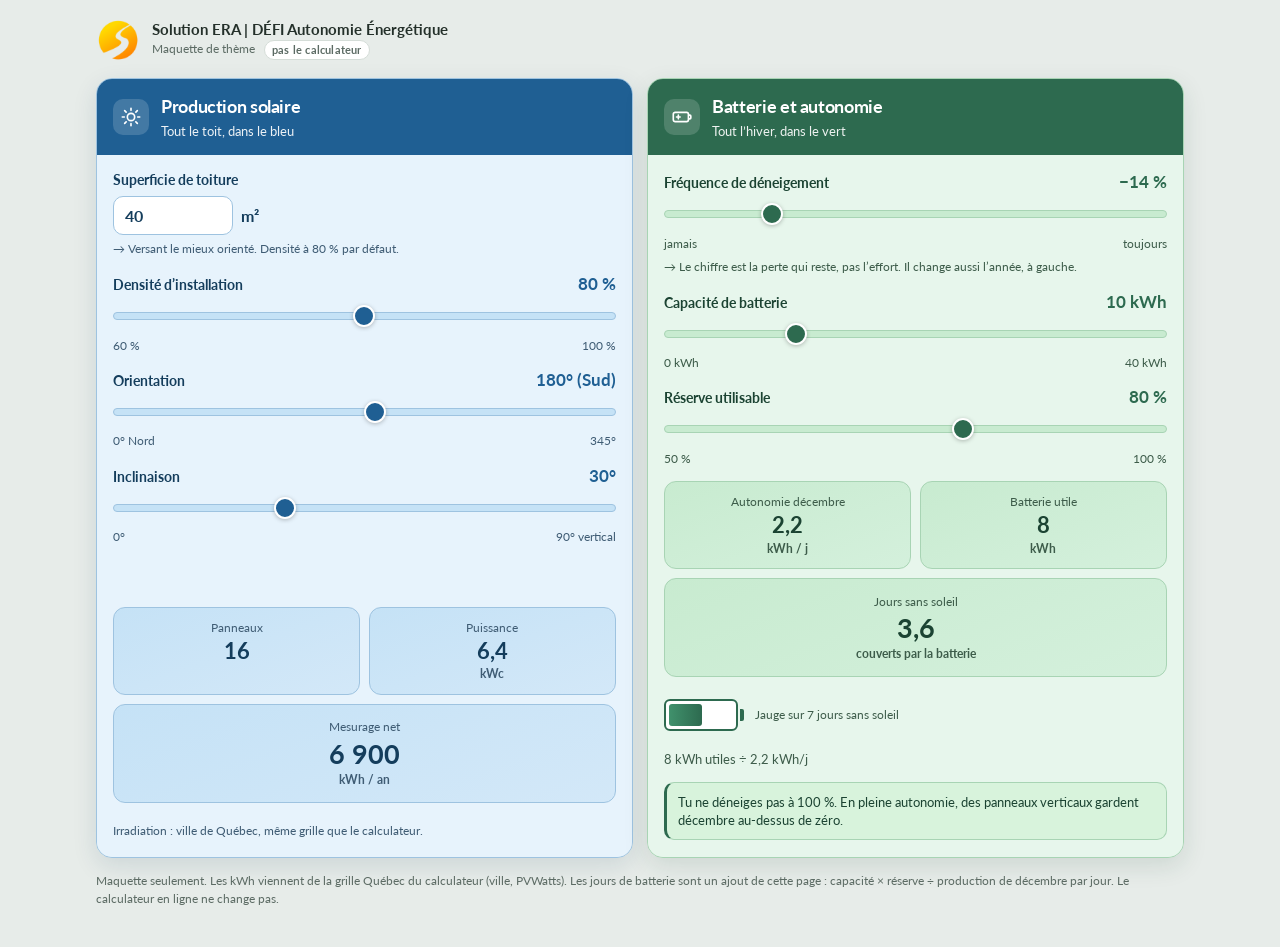
<file: mockup-colonnes.html>
<!DOCTYPE html>
<html lang="fr">
<head>
  <meta charset="utf-8" />
  <meta name="viewport" content="width=device-width, initial-scale=1" />
  <meta name="description" content="Maquette — production solaire en bleu, batterie et autonomie en vert." />
  <title>Maquette · Production bleue, batterie verte</title>
  <link rel="preconnect" href="https://fonts.googleapis.com" />
  <link rel="preconnect" href="https://fonts.gstatic.com" crossorigin />
  <link href="https://fonts.googleapis.com/css2?family=Lato:wght@400;700&display=swap" rel="stylesheet" />
  <link rel="icon" href="favicon.png" type="image/png" />
  <link rel="stylesheet" href="assets/mockup-colonnes.css" />
</head>
<body>
  <a class="skip-link" href="#stage">Aller aux deux colonnes</a>
  <div class="page">
    <header class="top">
      <img src="assets/logo-solution-era.png" alt="" width="44" height="44" decoding="async" />
      <div>
        <div class="brand-name">Solution ERA | DÉFI Autonomie Énergétique</div>
        <div class="brand-sub">Maquette de thème <span class="chip">pas le calculateur</span></div>
      </div>
    </header>

    <div class="stage" id="stage">
      <section class="col col-solar" aria-labelledby="h-solar">
        <div class="col-banner">
          <div class="col-icon" aria-hidden="true">
            <svg viewBox="0 0 24 24" width="22" height="22">
              <circle cx="12" cy="12" r="4" fill="none" stroke="#fff" stroke-width="1.8" />
              <path d="M12 2.5v2.2M12 19.3v2.2M2.5 12h2.2M19.3 12h2.2M5.1 5.1l1.6 1.6M17.3 17.3l1.6 1.6M5.1 18.9l1.6-1.6M17.3 6.7l1.6-1.6" fill="none" stroke="#fff" stroke-width="1.8" stroke-linecap="round" />
            </svg>
          </div>
          <div>
            <h2 id="h-solar">Production solaire</h2>
            <p>Tout le toit, dans le bleu</p>
          </div>
        </div>
        <div class="col-body">
          <div class="field">
            <div class="label-row">
              <label for="area">Superficie de toiture</label>
            </div>
            <div class="area-row">
              <input id="area" type="number" min="0" step="1" inputmode="numeric" value="40" />
              <span class="unit">m²</span>
            </div>
            <p class="hint">→ Versant le mieux orienté. Densité à 80&nbsp;% par défaut.</p>
          </div>

          <div class="field">
            <div class="label-row">
              <label for="util">Densité d’installation</label>
              <span class="live" id="utilVal">80 %</span>
            </div>
            <div class="slider-track">
              <input id="util" type="range" min="60" max="100" step="1" value="80" />
            </div>
            <div class="slider-meta"><span>60&nbsp;%</span><span>100&nbsp;%</span></div>
          </div>

          <div class="field">
            <div class="label-row">
              <label for="orient">Orientation</label>
              <span class="live" id="orientVal">180° (Sud)</span>
            </div>
            <div class="slider-track">
              <input id="orient" type="range" min="0" max="345" step="15" value="180" />
            </div>
            <div class="slider-meta"><span>0° Nord</span><span>345°</span></div>
          </div>

          <div class="field">
            <div class="label-row">
              <label for="tilt">Inclinaison</label>
              <span class="live" id="tiltVal">30°</span>
            </div>
            <div class="slider-track">
              <input id="tilt" type="range" min="0" max="90" step="15" value="30" />
            </div>
            <div class="slider-meta"><span>0°</span><span>90° vertical</span></div>
          </div>

          <div class="results" aria-live="polite">
            <div class="pill">
              <div class="k">Panneaux</div>
              <div class="v" id="outPv">—</div>
            </div>
            <div class="pill">
              <div class="k">Puissance</div>
              <div class="v" id="outKw">—</div>
              <span class="u">kWc</span>
            </div>
            <div class="pill pill-hero">
              <div class="k">Mesurage net</div>
              <div class="v" id="outKwh">—</div>
              <span class="u">kWh / an</span>
            </div>
          </div>
          <p class="hint" id="gridStatus">Chargement de la grille d’irradiation…</p>
        </div>
      </section>

      <section class="col col-battery" aria-labelledby="h-battery">
        <div class="col-banner">
          <div class="col-icon" aria-hidden="true">
            <svg viewBox="0 0 24 24" width="22" height="22">
              <rect x="2.5" y="7" width="16.5" height="10" rx="2" fill="none" stroke="#fff" stroke-width="1.8" />
              <path d="M19 10h1.6a1 1 0 0 1 1 1v2a1 1 0 0 1-1 1H19" fill="none" stroke="#fff" stroke-width="1.8" />
              <path d="M6 12h4M8 10v4" fill="none" stroke="#fff" stroke-width="1.8" stroke-linecap="round" />
            </svg>
          </div>
          <div>
            <h2 id="h-battery">Batterie et autonomie</h2>
            <p>Tout l’hiver, dans le vert</p>
          </div>
        </div>
        <div class="col-body">
          <div class="field">
            <div class="label-row">
              <label for="deneige">Fréquence de déneigement</label>
              <span class="live" id="deneigeVal">−14 %</span>
            </div>
            <div class="slider-track">
              <input id="deneige" type="range" min="0" max="100" step="1" value="20" />
            </div>
            <div class="slider-meta"><span>jamais</span><span>toujours</span></div>
            <p class="hint">→ Le chiffre est la perte qui reste, pas l’effort. Il change aussi l’année, à gauche.</p>
          </div>

          <div class="field">
            <div class="label-row">
              <label for="battery">Capacité de batterie</label>
              <span class="live" id="batteryVal">10 kWh</span>
            </div>
            <div class="slider-track">
              <input id="battery" type="range" min="0" max="40" step="1" value="10" />
            </div>
            <div class="slider-meta"><span>0 kWh</span><span>40 kWh</span></div>
          </div>

          <div class="field">
            <div class="label-row">
              <label for="reserve">Réserve utilisable</label>
              <span class="live" id="reserveVal">80 %</span>
            </div>
            <div class="slider-track">
              <input id="reserve" type="range" min="50" max="100" step="5" value="80" />
            </div>
            <div class="slider-meta"><span>50&nbsp;%</span><span>100&nbsp;%</span></div>
          </div>

          <div class="results" aria-live="polite">
            <div class="pill">
              <div class="k">Autonomie décembre</div>
              <div class="v" id="outDay">—</div>
              <span class="u">kWh / j</span>
            </div>
            <div class="pill">
              <div class="k">Batterie utile</div>
              <div class="v" id="outUsable">—</div>
              <span class="u">kWh</span>
            </div>
            <div class="pill pill-hero">
              <div class="k">Jours sans soleil</div>
              <div class="v" id="outDays">—</div>
              <span class="u">couverts par la batterie</span>
            </div>
          </div>

          <div class="battery-row">
            <div class="battery" aria-hidden="true">
              <div class="battery-body"><div class="battery-fill" id="batteryFill"></div></div>
              <div class="battery-cap"></div>
            </div>
            <p class="battery-caption" id="batteryCaption">Jauge sur 7 jours sans soleil</p>
          </div>
          <p class="formula" id="formula">—</p>
          <p class="note" id="snowNote">
            Tu ne déneiges pas à 100&nbsp;%. En pleine autonomie, des panneaux verticaux gardent décembre au-dessus de zéro.
          </p>
        </div>
      </section>
    </div>

    <p class="foot">
      Maquette seulement. Les kWh viennent de la grille Québec du calculateur (ville, PVWatts).
      Les jours de batterie sont un ajout de cette page&nbsp;: capacité × réserve ÷ production de décembre par jour.
      Le calculateur en ligne ne change pas.
    </p>
  </div>
  <script src="assets/mockup-colonnes.js"></script>
</body>
</html>
</file>
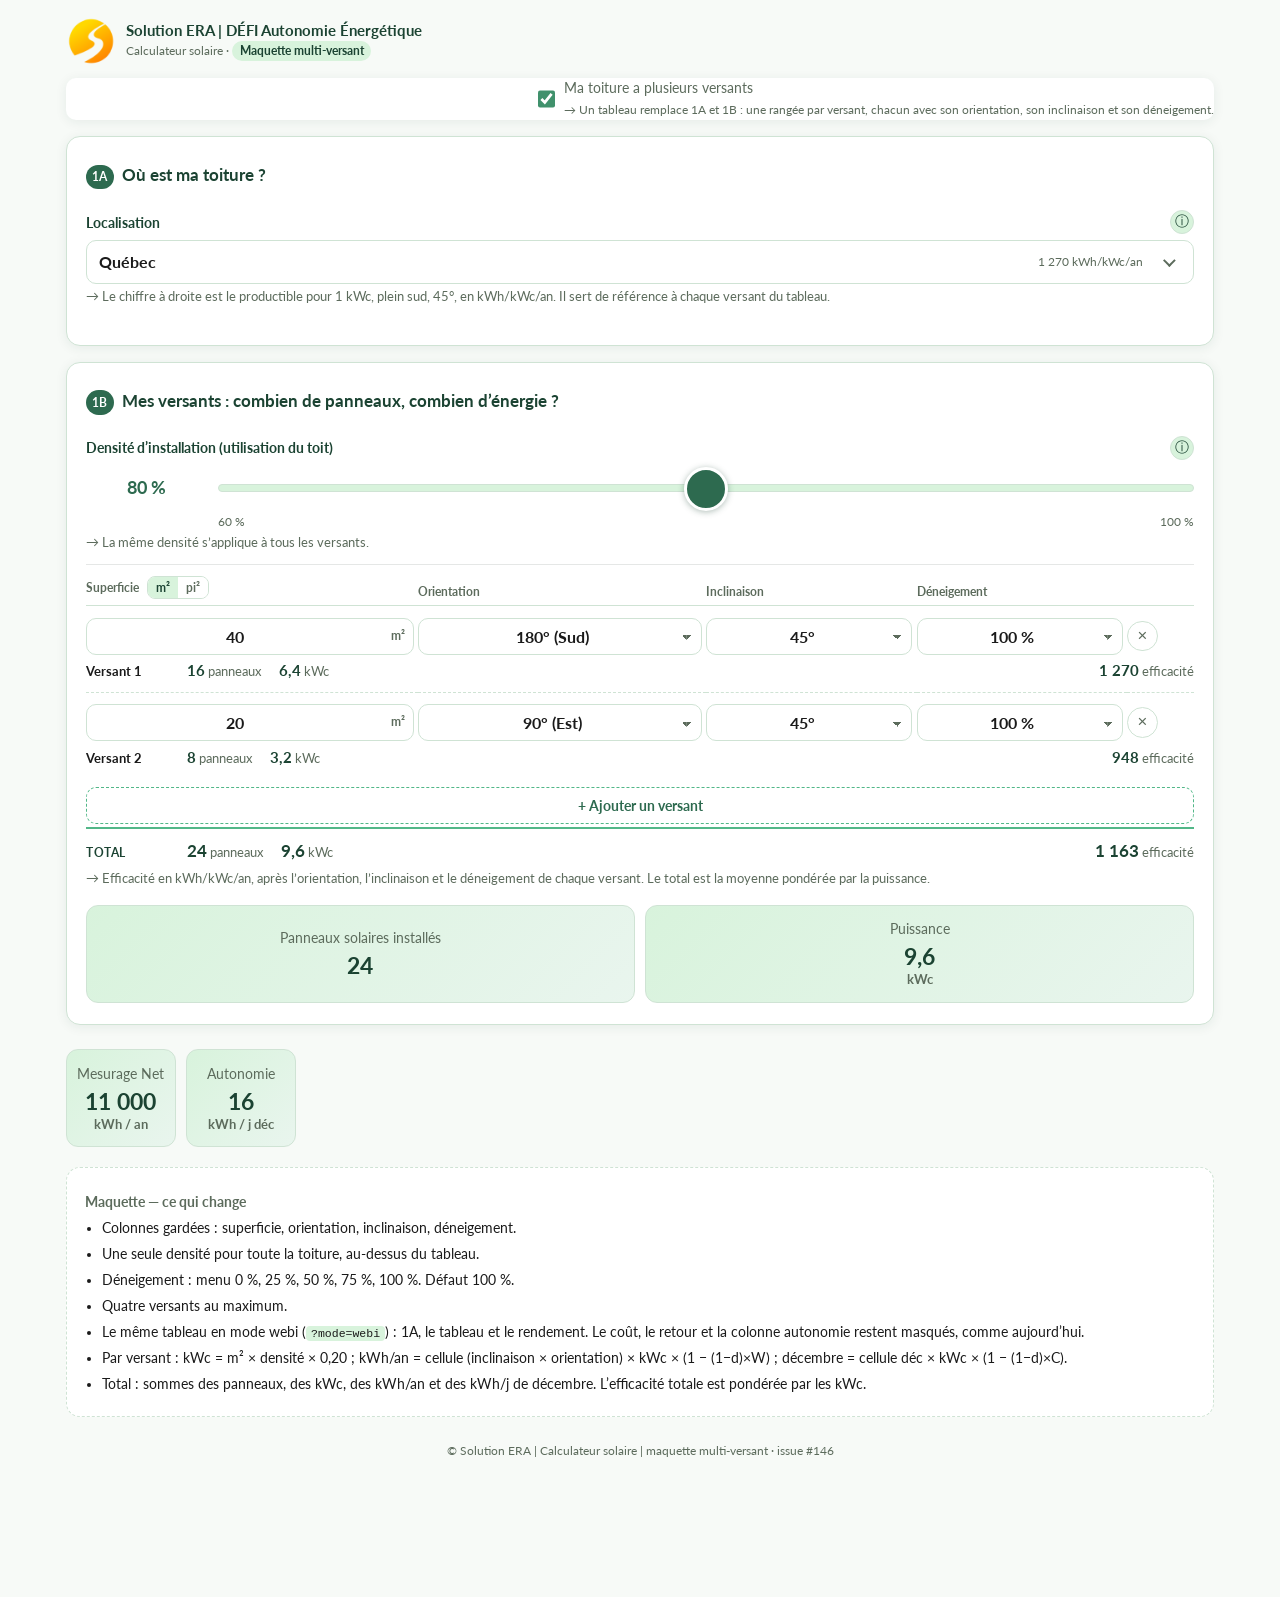
<file: mockup-multi-versant.html>
<!DOCTYPE html>
<html lang="fr" data-mode="full" data-theme-pref="sys">
<head>
  <meta charset="utf-8" />
  <meta name="viewport" content="width=device-width, initial-scale=1, viewport-fit=cover" />
  <meta name="theme-color" content="#1b4332" />
  <meta name="robots" content="noindex" />
  <title>Maquette · multi-versant · Calculateur solaire</title>
  <!-- Maquette (issue #146). Le calculateur en ligne n’est pas touché. Règles : docs/DESIGN.md -->
  <link rel="preconnect" href="https://fonts.googleapis.com" />
  <link rel="preconnect" href="https://fonts.gstatic.com" crossorigin />
  <link href="https://fonts.googleapis.com/css2?family=Lato:wght@400;700&display=swap" rel="stylesheet" />
  <link rel="icon" href="favicon.png" type="image/png" />
  <link rel="stylesheet" href="assets/styles.css" />
  <link rel="stylesheet" href="assets/mockup-multi-versant.css" />
  <!-- Même porte que le site : ?mode=webi avant le premier affichage. -->
  <script src="assets/display-mode.js"></script>
  <script src="assets/theme-mode.js"></script>
</head>
<body>
  <div class="wrap wrap-mockup">
    <main id="main" tabindex="-1">
    <div class="brand">
      <img class="brand-logo" src="assets/logo-solution-era.png" alt="Solution ERA | DÉFI Autonomie Énergétique" width="50" height="50" decoding="async" />
      <div class="brand-text">
        <div class="brand-name">Solution ERA | DÉFI Autonomie Énergétique</div>
        <div class="brand-sub">Calculateur solaire <span class="mode-badge mode-webi-only">Mode webi</span> · <span class="mockup-badge">Maquette multi-versant</span></div>
      </div>
    </div>

    <!-- Porte du mode : une case sous le titre de 1A. Décochée = 1A et 1B habituels. -->
    <label class="check check-multi" id="multiCheck">
      <input type="checkbox" id="multi" checked />
      <span>Ma toiture a plusieurs versants<span class="sub">→ Un tableau remplace 1A et 1B : une rangée par versant, chacun avec son orientation, son inclinaison et son déneigement.</span></span>
    </label>

    <div class="mockup-board">

    <!-- 1A · Localisation -->
    <section class="block" id="sec-loc" aria-labelledby="h-loc">
      <h2 id="h-loc"><span class="num">1A</span> Où est ma toiture&nbsp;?</h2>
      <div class="field" id="field-loc">
        <div class="label-row field-info-wrap">
          <label class="field-label" id="locLabel" for="villeBtn">Localisation</label>
          <button type="button" class="field-info-btn" aria-label="Aide : Localisation" title="Aide : Localisation"><span aria-hidden="true">ⓘ</span></button>
        </div>
        <div class="town-picker">
          <div class="town-field">
            <input type="text" id="villeBtn" class="town-input" autocomplete="off" placeholder="Ville, MRC ou région" value="Québec" readonly />
            <span class="town-yield" id="villeYield">1&nbsp;270 kWh/kWc/an</span>
            <button type="button" class="town-caret-btn" tabindex="-1" aria-label="Afficher les villes"><span class="town-caret" aria-hidden="true"></span></button>
          </div>
        </div>
        <p class="hint">→ Le chiffre à droite est le productible pour 1&nbsp;kWc, plein sud, 45°, en kWh/kWc/an. Il sert de référence à chaque versant du tableau.</p>
      </div>
    </section>

    <!-- 1B · Versants -->
    <section class="block" id="sec-pans" aria-labelledby="h-pans">
      <h2 id="h-pans"><span class="num">1B</span> Mes versants&nbsp;: combien de panneaux, combien d’énergie&nbsp;?</h2>

      <div class="field">
        <div class="label-row field-info-wrap">
          <label for="util">Densité d’installation (utilisation du toit)</label>
          <button type="button" class="field-info-btn" aria-label="Aide : Densité d’installation"><span aria-hidden="true">ⓘ</span></button>
        </div>
        <div class="prod-control-row slider-row">
          <div class="slider-val-left" id="utilVal">80 %</div>
          <div class="slider-track">
            <input id="util" type="range" min="60" max="100" step="1" value="80" />
            <div class="slider-meta"><span>60&nbsp;%</span><span>100&nbsp;%</span></div>
          </div>
        </div>
        <p class="hint">→ La même densité s’applique à tous les versants.</p>
      </div>

      <div class="field field-pans">
        <table class="pans-table" id="pansTable" aria-label="Versants de la toiture">
          <thead>
            <tr>
              <th scope="col" class="pans-th-area">
                <div class="pans-th-head">
                  <span class="pans-th-label">Superficie</span>
                  <div class="unit-toggle unit-toggle-mini" role="group" aria-label="Unité de surface">
                    <button type="button" id="unitM2" class="active" aria-pressed="true">m²</button>
                    <button type="button" id="unitSqft" aria-pressed="false">pi²</button>
                  </div>
                </div>
              </th>
              <th scope="col" class="pans-th-az"><span class="pans-th-label">Orientation</span></th>
              <th scope="col" class="pans-th-tilt"><span class="pans-th-label">Inclinaison</span></th>
              <th scope="col" class="pans-th-snow"><span class="pans-th-label">Déneigement</span></th>
              <th scope="col" class="pans-th-x"><span class="sr-only">Retirer</span></th>
            </tr>
          </thead>
          <tbody id="pansBody"></tbody>
          <tfoot>
            <tr class="pans-add-row">
              <td colspan="5">
                <button type="button" class="pans-add" id="pansAdd">+ Ajouter un versant</button>
              </td>
            </tr>
            <tr class="pans-total-row">
              <th scope="row" colspan="5">
                <div class="pans-total">
                  <span class="pans-total-word">Total</span>
                  <span class="pans-out"><strong id="totPv">—</strong> panneaux</span>
                  <span class="pans-out"><strong id="totKw">—</strong> kWc</span>
                  <span class="pans-out"><strong id="totEff">—</strong> efficacité</span>
                </div>
              </th>
            </tr>
          </tfoot>
        </table>
        <p class="hint">→ Efficacité en kWh/kWc/an, après l’orientation, l’inclinaison et le déneigement de chaque versant. Le total est la moyenne pondérée par la puissance.</p>
      </div>

      <div class="result-pair">
        <div class="result-pill">
          <div class="label">Panneaux solaires installés</div>
          <div class="big prod-line" id="outPv"><span class="prod-num">—</span></div>
        </div>
        <div class="result-pill">
          <div class="label">Puissance</div>
          <div class="big prod-line" id="outKw"><span class="prod-num">—</span><span class="prod-unit">kWc</span></div>
        </div>
      </div>
      <p class="grid-status is-loading" id="gridStatus" aria-live="polite">Chargement de la grille d’irradiation…</p>
    </section>

    <!-- Rendement : la même paire que le site -->
    <div class="result-pair slot-yield" id="sec-yield">
      <div class="result-pill">
        <div class="label">Mesurage Net</div>
        <div class="big prod-line" id="outKwh"><span class="prod-num">—</span><span class="prod-unit">kWh / an</span></div>
      </div>
      <div class="yield-auto">
        <div class="result-pill dec-daily">
          <div class="label">Autonomie</div>
          <div class="big prod-line" id="outKwhDay"><span class="prod-num">—</span><span class="prod-unit">kWh / j déc</span></div>
        </div>
        <aside class="autonomy-snow theme-yellow dec-daily" id="autonomySnow" hidden>
          <p class="autonomy-snow-rec">Un versant n’est pas déneigé à 100&nbsp;%. En pleine autonomie, mettez ses panneaux à la verticale&nbsp;: la neige n’accumule pas, et décembre ne tombe pas à zéro.</p>
        </aside>
      </div>
    </div>

    </div>

    <aside class="disclaimers mockup-notes">
      <div class="disc-head"><strong>Maquette — ce qui change</strong></div>
      <ul>
        <li>Colonnes gardées&nbsp;: superficie, orientation, inclinaison, déneigement.</li>
        <li>Une seule densité pour toute la toiture, au-dessus du tableau.</li>
        <li>Déneigement&nbsp;: menu 0&nbsp;%, 25&nbsp;%, 50&nbsp;%, 75&nbsp;%, 100&nbsp;%. Défaut 100&nbsp;%.</li>
        <li>Quatre versants au maximum.</li>
        <li>Le même tableau en mode webi (<code>?mode=webi</code>)&nbsp;: 1A, le tableau et le rendement. Le coût, le retour et la colonne autonomie restent masqués, comme aujourd’hui.</li>
        <li>Par versant&nbsp;: kWc = m² × densité × 0,20&nbsp;; kWh/an = cellule (inclinaison × orientation) × kWc × (1 − (1−d)×W)&nbsp;; décembre = cellule déc × kWc × (1 − (1−d)×C).</li>
        <li>Total&nbsp;: sommes des panneaux, des kWc, des kWh/an et des kWh/j de décembre. L’efficacité totale est pondérée par les kWc.</li>
      </ul>
    </aside>

    <footer class="bug">
      <span class="bug-ver">© Solution ERA | Calculateur solaire | maquette multi-versant · issue #146</span>
    </footer>
    </main>
  </div>

  <template id="tpl-pan-row">
    <tr class="pans-row">
      <td class="pans-td-area">
        <div class="pans-area">
          <input type="number" class="pan-area" min="0" step="1" inputmode="numeric" autocomplete="off" aria-label="Superficie du versant" />
          <span class="pans-area-unit" data-unit>m²</span>
        </div>
      </td>
      <td class="pans-td-az"><select class="pan-az" aria-label="Orientation du versant"></select></td>
      <td class="pans-td-tilt"><select class="pan-tilt" aria-label="Inclinaison du versant"></select></td>
      <td class="pans-td-snow"><select class="pan-snow" aria-label="Déneigement du versant"></select></td>
      <td class="pans-td-x"><button type="button" class="pans-remove" aria-label="Retirer ce versant" title="Retirer ce versant">×</button></td>
    </tr>
    <tr class="pans-sub">
      <td colspan="5">
        <div class="pans-sub-line">
          <span class="pans-sub-name" data-name>Versant 1</span>
          <span class="pans-out"><strong data-pv>—</strong> panneaux</span>
          <span class="pans-out"><strong data-kw>—</strong> kWc</span>
          <span class="pans-out"><strong data-eff>—</strong> efficacité</span>
        </div>
      </td>
    </tr>
  </template>

  <script src="assets/mockup-multi-versant.js"></script>
</body>
</html>
</file>
<file: assets/styles.css>
/* Calculateur Solaire version 0.2 — Style A: white / soft green, Lato, mobile-first */
:root {
  --bg: #f7faf7;
  --card: #ffffff;
  --green: #2d6a4f;
  --green-soft: #d8f3dc;
  --green-mid: #52b788;
  --green-dark: #1b4332;
  --text: #1a1a1a;
  --muted: #5c6b5c;
  --border: #cfe3d4;
  --accent: #40916c;
  --warn: #bc6c25;
  --caution: #8a5a12;
  --caution-soft: #fff6e0;
  --caution-border: #e8c98a;
  /* Flag note: light yellow like the green cards, same colors in both themes */
  --flag-bg: #fff4cc;
  --flag-bg-end: #fffbeb;
  --flag-border: #ead98a;
  --flag-text: #1a1a1a;
  --shadow: 0 2px 12px rgba(27, 67, 50, 0.08);
  --radius: 14px;
  --font: "Lato", "Segoe UI", system-ui, -apple-system, sans-serif;
  /* Shared prod-field split: left gutter (toggle / viz / %) | right control */
  --prod-gutter: 7.5rem;
  --prod-gap: 0.75rem;
  /* Modest air above section / field-group titles (sous-titres) */
  --subtitle-pad-top: 0.45rem;
  /* Hairline between stacked field sections — desaturated ERA green @ ~12% */
  --section-hairline: rgba(47, 62, 54, 0.12);
  /* Half-gap each side of the 1px rule (content → line === line → sous-titre) */
  --section-hairline-pad: 0.7rem;
  --input-bg: #ffffff;
  --hover-soft: #c8ebd0;
  --pill-end: #e9f5ee;
  /* Page green, kept when a blue card wraps a green result. */
  --result-green: #2d6a4f;
  --result-green-soft: #d8f3dc;
  --result-green-dark: #1b4332;
  --result-border: #cfe3d4;
  --result-pill-end: #e9f5ee;
  --thumb-ring: #ffffff;
  --modal-bg: #ffffff;
  --backdrop: rgba(27, 67, 50, 0.45);
  color-scheme: light;
}
html[data-theme="dark"] {
  color-scheme: dark;
  --bg: #101814;
  --card: #18241e;
  --green: #52b788;
  --green-soft: #1f3a2d;
  --green-mid: #74c69d;
  --green-dark: #d8f3dc;
  --text: #e7f0ea;
  --muted: #9bb0a0;
  --border: #2f4a3c;
  --accent: #74c69d;
  --warn: #d4924a;
  --flag-bg: #fff4cc;
  --flag-bg-end: #fffbeb;
  --flag-border: #ead98a;
  --flag-text: #1a1a1a;
  --shadow: 0 2px 14px rgba(0, 0, 0, 0.4);
  --section-hairline: rgba(216, 243, 220, 0.12);
  --input-bg: #121c17;
  --hover-soft: #2a4d3a;
  --pill-end: #1a3026;
  --result-green: #52b788;
  --result-green-soft: #1f3a2d;
  --result-green-dark: #d8f3dc;
  --result-border: #2f4a3c;
  --result-pill-end: #1a3026;
  --thumb-ring: #18241e;
  --modal-bg: #1a2820;
  --backdrop: rgba(6, 12, 9, 0.65);
}
*, *::before, *::after { box-sizing: border-box; }
html { scroll-behavior: smooth; overflow-x: hidden; }
html, body { max-width: 100%; }

/*
 * URL display modes (query ?mode=)
 * - default / full / unknown → all sections
 * - webi (alias webinar) → hide .mode-full-only (coût, valeur/KPI, PDF, mentions)
 */
html:not([data-mode="webi"]) .mode-webi-only,
html:not([data-mode="webi"]) .mode-webinar-only {
  display: none !important;
}
html[data-mode="webi"] .mode-full-only {
  display: none !important;
}
.mode-badge {
  display: inline-block;
  margin-left: 0.4rem;
  padding: 0.08rem 0.45rem;
  border-radius: 999px;
  font-size: 0.65rem;
  font-weight: 700;
  letter-spacing: 0.01em;
  color: var(--green-dark);
  background: var(--green-soft);
  border: 1px solid var(--border);
  vertical-align: middle;
  white-space: nowrap;
}
html { overflow-anchor: none; }
body {
  margin: 0;
  font-family: var(--font);
  background: var(--bg);
  color: var(--text);
  line-height: 1.5;
  -webkit-font-smoothing: antialiased;
  overflow-x: hidden;
}
body.modal-open { overflow: hidden; touch-action: none; }
/* While dragging a range (or its slider-row), kill rubber-band scroll on iOS */
body.is-range-dragging {
  overflow: hidden;
  touch-action: none;
  overscroll-behavior: none;
}


/* Skip link (keyboard / a11y) */
.skip-link {
  position: absolute;
  left: -9999px;
  top: 0.75rem;
  z-index: 1000;
  padding: 0.55rem 0.85rem;
  background: #1b4332;
  color: #fff;
  font-weight: 700;
  font-size: 0.9rem;
  border-radius: 8px;
  text-decoration: none;
}
.skip-link:focus {
  left: 0.75rem;
  outline: 2px solid var(--green-mid);
  outline-offset: 2px;
}

/* Screen-only / print-only helpers */
.print-unit { display: none; }
.print-report { display: none; }
.wrap {
  max-width: 640px;
  width: 100%;
  margin: 0 auto;
  padding: 1rem 1rem 3rem;
  padding-top: max(1rem, env(safe-area-inset-top, 0px));
  padding-right: max(1rem, env(safe-area-inset-right, 0px));
  padding-bottom: max(3rem, env(safe-area-inset-bottom, 0px));
  padding-left: max(1rem, env(safe-area-inset-left, 0px));
}
.theme-toggle {
  display: inline-flex;
  align-self: center;
  flex-shrink: 0;
  position: relative;
  z-index: 2;
  height: 44px;
  border: 1px solid var(--border);
  border-radius: 10px;
  overflow: hidden;
  background: var(--card);
  box-shadow: var(--shadow);
  touch-action: none;
  -webkit-user-select: none;
  user-select: none;
  -webkit-tap-highlight-color: transparent;
}
.theme-toggle button {
  display: inline-flex;
  align-items: center;
  justify-content: center;
  position: relative;
  z-index: 1;
  width: 2.5rem;
  height: 100%;
  margin: 0;
  border: 0;
  border-right: 1px solid var(--border);
  background: var(--input-bg);
  padding: 0;
  font-family: inherit;
  color: var(--muted);
  cursor: pointer;
  touch-action: none;
  pointer-events: auto;
}
.theme-toggle button:last-child { border-right: 0; }
.theme-toggle button.active,
.theme-toggle button[aria-checked="true"] {
  background: var(--green-soft);
  color: var(--green-dark);
}
html[data-theme="dark"] .theme-toggle button.active,
html[data-theme="dark"] .theme-toggle button[aria-checked="true"] {
  background: var(--green);
  color: #0c1410;
}
.theme-toggle button:focus-visible {
  outline: 2px solid var(--green-mid);
  outline-offset: -2px;
  z-index: 1;
}
.theme-toggle svg {
  display: block;
  flex-shrink: 0;
}
.brand {
  display: flex;
  align-items: center;
  gap: 0.65rem;
  margin-bottom: 0.75rem;
}
.brand-text {
  min-width: 0;
  flex: 1;
  overflow: hidden;
}
.brand-logo {
  /* Full disc sits inside a square PNG with transparent padding.
     object-fit: contain keeps that padding. border-radius, padding,
     overflow, or image-rendering here clip the rim again. */
  width: 50px;
  height: 50px;
  flex-shrink: 0;
  display: block;
  object-fit: contain;
  object-position: center;
  background: transparent;
}
.brand-name {
  font-weight: 700;
  color: var(--green-dark);
  font-size: 0.95rem;
  line-height: 1.3;
}
.brand-sub { font-size: 0.75rem; color: var(--muted); }
header.hero {
  background: var(--card);
  border: 1px solid var(--border);
  border-radius: var(--radius);
  padding: 1.25rem 1.35rem;
  box-shadow: var(--shadow);
  margin-bottom: 1.25rem;
  text-align: center;
}
header.hero h1 {
  margin: 0 0 0.35rem;
  font-size: 1.45rem;
  color: var(--green-dark);
  letter-spacing: -0.02em;
}
header.hero p {
  margin: 0;
  color: var(--muted);
  font-size: 0.95rem;
}
section.block {
  background: var(--card);
  border: 1px solid var(--border);
  border-radius: var(--radius);
  padding: 1.15rem 1.2rem 1.35rem;
  margin-bottom: 1rem;
  box-shadow: var(--shadow);
}
section.block h2 {
  margin: 0 0 0.85rem;
  font-size: 1.05rem;
  color: var(--green-dark);
  display: flex;
  align-items: baseline;
  gap: 0.5rem;
}
section.block h2 .num {
  display: inline-grid;
  place-items: center;
  width: auto;
  min-width: 1.55rem;
  height: 1.55rem;
  padding: 0 0.38rem;
  border-radius: 999px;
  background: var(--green);
  color: #fff;
  font-size: 0.72rem;
  letter-spacing: 0.02em;
  flex-shrink: 0;
}
section.block h2 > label,
section.block h2 > span:not(.num) {
  min-width: 0;
}
/*
 * Thème bleu des cartes d’autonomie (4A, 4B, remplissage, 5, 6).
 * Même intensité que la famille verte. Règle : docs/DESIGN.md
 */
.theme-blue {
  --green: #2a5f8f;
  --green-soft: #d6e8f8;
  --green-mid: #4f94c9;
  --green-dark: #16324f;
  --border: #c5d7ec;
  --accent: #3d7eb8;
  --pill-end: #e7f2fb;
  --hover-soft: #c5dff3;
  --shadow: 0 2px 12px rgba(22, 50, 79, 0.08);
}
/* Carte 6 : le total reprend le vert de la page, pas le bleu de la carte. */
.tone-green {
  --green: var(--result-green);
  --green-soft: var(--result-green-soft);
  --green-dark: var(--result-green-dark);
  --border: var(--result-border);
  --pill-end: var(--result-pill-end);
}
/* Carte 6 (#167) : le total va du vert des panneaux au bleu des batteries. On voit qu’il tient les deux. */
.result-pill.tone-blend {
  --blend-green: var(--result-green-soft);
  --blend-blue: #d6e8f8;
  --blend-border: #c9dfdf;
  border-color: var(--blend-border);
  background: linear-gradient(90deg, var(--blend-green) 0%, var(--blend-blue) 100%);
}
.tone-blend .prod-num {
  background: linear-gradient(90deg, var(--result-green-dark) 0%, #16324f 100%);
  -webkit-background-clip: text;
  background-clip: text;
  color: var(--green-dark);
  -webkit-text-fill-color: transparent;
}
html[data-theme="dark"] .tone-blend {
  --blend-blue: #1a3348;
  --blend-border: #2c4a4a;
}
html[data-theme="dark"] .tone-blend .prod-num {
  background-image: linear-gradient(90deg, var(--result-green-dark) 0%, #d6e8f8 100%);
}
/* Thème jaune des drapeaux. Même douceur que les boîtes verte et bleue. */
.theme-yellow {
  --flag-bg: #fff4cc;
  --flag-bg-end: #fffbeb;
  --flag-border: #ead98a;
  --flag-text: #1a1a1a;
  --flag-mark: #e0a800;
  border: 1px solid var(--flag-border);
  background: linear-gradient(135deg, var(--flag-bg), var(--flag-bg-end));
  color: var(--flag-text);
}
/* #175 : la notice « ça ne se remplit pas » passe au rouge en pleine autonomie. */
.theme-red {
  --flag-bg: #fde2e1;
  --flag-bg-end: #fff5f4;
  --flag-border: #e7b2ae;
  --flag-text: #1a1a1a;
  --flag-mark: #c0392b;
  border: 1px solid var(--flag-border);
  background: linear-gradient(135deg, var(--flag-bg), var(--flag-bg-end));
  color: var(--flag-text);
}
html[data-theme="dark"] .theme-blue {
  --card: #182430;
  --green: #8ec4ea;
  --green-soft: #1a3348;
  --green-mid: #7eb6e0;
  --green-dark: #d6e8f8;
  --border: #2c4d68;
  --accent: #7eb6e0;
  --pill-end: #152a3c;
  --hover-soft: #243e56;
  --shadow: 0 2px 14px rgba(0, 0, 0, 0.4);
}
/* Boîte verte dans une carte bleue (panneaux, carte 6). */
.theme-green {
  --green: #2d6a4f;
  --green-soft: #d8f3dc;
  --green-dark: #1b4332;
  --border: #cfe3d4;
  --pill-end: #e9f5ee;
}
html[data-theme="dark"] .theme-green {
  --green: #52b788;
  --green-soft: #1f3a2d;
  --green-dark: #d8f3dc;
  --border: #2f4a3c;
  --pill-end: #1a3026;
}
/* Drapeau jaune : triangle « i » en haut à droite. Règle : docs/DESIGN.md §1 ter */
[data-flag].theme-yellow {
  position: relative;
  padding-right: 2.1rem;
  scroll-margin: 5rem 0;
}
.flag-mark {
  display: grid;
  place-items: end center;
  width: 1.2rem;
  height: 1.05rem;
  padding-bottom: 0.08rem;
  background: var(--flag-mark, #e0a800);
  clip-path: polygon(50% 0, 100% 100%, 0 100%);
  color: #1a1a1a;
  font: 700 0.64rem/1 var(--font);
  flex-shrink: 0;
}
.flag-mark::after { content: "i"; }
[data-flag] > .flag-mark {
  position: absolute;
  top: 0.5rem;
  right: 0.55rem;
}
[data-flag]:focus { outline: none; }
.theme-yellow.is-flag-focus {
  animation: flag-focus 1.6s ease-out;
}
@keyframes flag-focus {
  0%, 45% {
    background: #ffe066;
    border-color: #d4a300;
    box-shadow: 0 0 0 4px rgba(224, 168, 0, 0.45);
  }
  100% { box-shadow: 0 0 0 0 rgba(224, 168, 0, 0); }
}
.theme-red.is-flag-focus {
  animation: flag-focus-red 1.6s ease-out;
}
@keyframes flag-focus-red {
  0%, 45% {
    background: #f6b2ad;
    border-color: #c0392b;
    box-shadow: 0 0 0 4px rgba(192, 57, 43, 0.4);
  }
  100% { box-shadow: 0 0 0 0 rgba(192, 57, 43, 0); }
}
@media (prefers-reduced-motion: reduce) {
  .theme-yellow.is-flag-focus { animation: none; outline: 3px solid #d4a300; }
  .theme-red.is-flag-focus { animation: none; outline: 3px solid #c0392b; }
}
/* #181 : le bord droit et le bas sont réécrits par le script (yearsFloat) pour caler
   la bulle jaune sur la boîte « Retour » qui flotte. Les valeurs ici sont le repli. */
.flag-dock {
  position: fixed;
  z-index: 36;
  right: max(0.65rem, env(safe-area-inset-right, 0px));
  bottom: calc(max(0.4rem, env(safe-area-inset-bottom, 0px)) + 2.35rem + 0.45rem);
  display: flex;
  flex-direction: column;
  align-items: flex-end;
  gap: 0.4rem;
  max-width: calc(100vw - 5rem);
}
.flag-dock[hidden] { display: none !important; }
html[data-mode="webi"] .flag-dock { display: none !important; }
.flag-dock-btn {
  display: inline-flex;
  align-items: center;
  gap: 0.45rem;
  min-height: 2.35rem;
  max-width: 100%;
  padding: 0.3rem 0.8rem 0.3rem 0.6rem;
  border-radius: 999px;
  font: 700 0.8rem/1.2 var(--font);
  box-shadow: 0 8px 22px rgba(120, 90, 0, 0.18);
  cursor: pointer;
  touch-action: manipulation;
}
.flag-dock-label {
  overflow: hidden;
  text-overflow: ellipsis;
  white-space: nowrap;
}
.flag-dock-menu {
  display: flex;
  flex-direction: column;
  gap: 0.2rem;
  padding: 0.35rem;
  border: 1px solid var(--flag-border);
  border-radius: 12px;
  background: var(--flag-bg-end);
  box-shadow: 0 8px 22px rgba(120, 90, 0, 0.18);
}
.flag-dock-menu[hidden] { display: none; }
.flag-dock-item {
  display: flex;
  align-items: center;
  gap: 0.5rem;
  padding: 0.5rem 0.65rem;
  border: 0;
  border-radius: 8px;
  background: transparent;
  color: var(--flag-text);
  font: 400 0.85rem/1.25 var(--font);
  text-align: left;
  cursor: pointer;
}
.flag-dock-item:hover,
.flag-dock-item:focus-visible { background: var(--flag-bg); }
@media (min-width: 700px) {
  .flag-dock { bottom: calc(max(0.85rem, env(safe-area-inset-bottom, 0px)) + 3.05rem + 0.5rem); }
}
body.has-flags footer.bug {
  padding-bottom: calc(max(1rem, env(safe-area-inset-bottom, 0px)) + 9rem);
}
html[data-autonomy="off"] .autonomy-rest {
  display: none !important;
}
/* 4A à zéro (#179, #180) : seule 4A reste. Le script bascule data-need à la fin du glissement. */
html[data-need="off"] .need-only {
  display: none !important;
}
.hint {
  font-size: 0.82rem;
  color: var(--muted);
  margin: 0.2rem 0 0.75rem;
}
.editor-inline[hidden] { display: none !important; }
.price-bubble {
  display: inline-block;
  max-width: 100%;
  margin: 0.15rem 0 0.75rem;
  padding: 0.35rem 0.7rem;
  border-radius: 999px;
  font-size: 0.82rem;
  font-weight: 700;
  line-height: 1.35;
}
.price-bubble[hidden] { display: none !important; }
.field { margin-bottom: 1rem; }

/*
 * Thin hairlines between stacked field sections in the same card.
 * Equal half-gap (--section-hairline-pad) each side of the 1px rule.
 * Neutralize .hint / sous-titre margins that would skew the optical gap.
 * Design lock: do not restyle controls, fonts, colors, grid, or sliders.
 * Modal .field stacks stay untouched.
 */
section.block > .field:has(+ .field) {
  margin-bottom: var(--section-hairline-pad);
}
section.block > .field:has(+ .field) > :last-child {
  margin-bottom: 0;
}
section.block > .field + .field {
  border-top: 1px solid var(--section-hairline);
  padding-top: var(--section-hairline-pad);
}
section.block > .field + .field > :first-child {
  margin-top: 0;
  padding-top: 0;
}

.field label,
.field-label {
  display: block;
  font-weight: 700;
  font-size: 0.88rem;
  margin-bottom: 0.35rem;
  color: var(--green-dark);
}
.label-row {
  display: flex;
  align-items: center;
  justify-content: space-between;
  gap: 0.5rem;
  margin-bottom: 0.35rem;
}
.label-row label,
.label-row .field-label { margin-bottom: 0; }

/* Shared: a bit of air above every sous-titre — not one-off per section */
section.block > h2,
.field > .label-row,
.field > label,
.field > .field-label,
.disc-head,
.modal-head,
.info-sheet .info-block > h4 {
  padding-top: var(--subtitle-pad-top);
}

/* field-info : ⓘ à droite du titre → full-page sheet */
.field-info-wrap {
  position: relative;
}
.label-row > .field-info-wrap {
  display: flex;
  align-items: center;
  gap: 0.4rem;
  min-width: 0;
}
.field-info-btn {
  display: inline-flex;
  align-items: center;
  justify-content: center;
  flex-shrink: 0;
  width: 1.5rem;
  height: 1.5rem;
  margin: 0;
  padding: 0;
  border: 1px solid var(--border);
  background: var(--green-soft);
  color: var(--green-dark);
  border-radius: 50%;
  font-family: inherit;
  font-size: 0.85rem;
  line-height: 1;
  cursor: pointer;
  touch-action: manipulation;
}
.field-info-btn:hover,
.field-info-btn:focus-visible {
  background: var(--hover-soft);
}
.field-info-btn:focus-visible {
  outline: 2px solid var(--green);
  outline-offset: 2px;
}
/* result-info : ⓘ en haut à droite d’une boîte de résultat → « Comment c’est calculé » (issue #140) */
.has-info { position: relative; }
.result-info-btn {
  width: 1.3rem;
  height: 1.3rem;
  font-size: 0.78rem;
  background: rgba(255, 255, 255, 0.55);
}
.has-info > .result-info-btn {
  position: absolute;
  top: 0.35rem;
  right: 0.4rem;
  z-index: 1;
}
.result-pill.has-info > .label { padding: 0 1.1rem; }
.card-kpi.has-info { padding-top: 1.45rem; }
.line-with-info,
.line-total-amt {
  display: inline-flex;
  align-items: center;
  gap: 0.3rem;
}
.result-info-inline {
  width: 1.15rem;
  height: 1.15rem;
  font-size: 0.7rem;
}
html[data-theme="dark"] .result-info-btn { background: rgba(255, 255, 255, 0.08); }
html[data-theme="dark"] .result-info-btn:hover,
html[data-theme="dark"] .result-info-btn:focus-visible { background: rgba(255, 255, 255, 0.16); }
.prod-control-row {
  display: grid;
  grid-template-columns: var(--prod-gutter) minmax(0, 1fr);
  column-gap: var(--prod-gap);
  align-items: center;
  min-width: 0;
}
.prod-control-main {
  min-width: 0;
  display: flex;
  align-items: stretch;
}
.prod-control-main input {
  flex: 1;
  width: 100%;
  min-width: 0;
}
.prod-control-row .unit-toggle {
  width: 100%;
  min-width: 0;
  align-self: stretch;
}
.prod-control-row .unit-toggle button {
  flex: 1;
  padding-left: 0.35rem;
  padding-right: 0.35rem;
}
.prod-control-row .tilt-viz {
  justify-self: center;
  align-self: center;
}
.slider-val-left.tilt-gutter {
  gap: 0.2rem;
}
.tilt-gutter .tilt-viz {
  width: 40px;
  height: 30px;
}
.tilt-viz {
  color: var(--green-dark);
  flex-shrink: 0;
  line-height: 0;
  opacity: 1;
  /* Reserve SVG box to avoid CLS while fonts/SVG paint */
  width: 56px;
  height: 42px;
  overflow: hidden;
}
.tilt-viz svg { display: block; width: 56px; height: 42px; }
.tilt-gutter .tilt-viz svg { width: 40px; height: 30px; }
.tilt-viz #tiltLine,
.tilt-viz #tiltHinge { color: var(--green-dark); }
.field input[type="number"],
.field input.grouped-int,
.field select {
  flex: 1;
  width: 100%;
  padding: 0.65rem 0.75rem;
  border: 1px solid var(--border);
  border-radius: 10px;
  font-family: inherit;
  font-size: 16px; /* iOS: avoid auto-zoom on focus */
  background: var(--input-bg);
  color: var(--text);
  max-width: 100%;
}

/*
 * Circular azimuth dial — 0° Nord at top, clockwise (90° Est, 180° Sud).
 * New control: do not restyle existing linear sliders.
 */
.orient-control {
  position: relative;
  display: flex;
  flex-direction: column;
  align-items: center;
  gap: 0.4rem;
  margin-top: 0.2rem;
  overflow: visible;
  touch-action: none;
  overscroll-behavior: contain;
  -webkit-user-select: none;
  user-select: none;
  -webkit-tap-highlight-color: transparent;
  -webkit-touch-callout: none;
}
.orient-select {
  position: absolute;
  width: 1px;
  height: 1px;
  padding: 0;
  margin: -1px;
  overflow: hidden;
  clip: rect(0, 0, 0, 0);
  clip-path: inset(50%);
  white-space: nowrap;
  border: 0;
}
.orient-control:focus-within .orient-dial {
  outline: 2px solid var(--green-mid);
  outline-offset: 4px;
  border-radius: 50%;
}
.orient-dial {
  box-sizing: content-box;
  width: 218px;
  height: 218px;
  padding: 18px;
  margin: -8px auto;
  line-height: 0;
  cursor: grab;
  touch-action: none;
  border-radius: 50%;
  overflow: visible;
  -webkit-touch-callout: none;
}
.orient-control.is-orient-dragging .orient-dial {
  cursor: grabbing;
}
.orient-dial-svg {
  display: block;
  width: 218px;
  height: 218px;
  overflow: visible;
  pointer-events: none;
  touch-action: none;
}
.orient-face {
  fill: var(--green-soft);
  stroke: var(--green-mid);
  stroke-width: 2.5;
}
.orient-face-inner {
  fill: none;
  stroke: var(--border);
  stroke-width: 1.25;
}
.orient-tick {
  stroke: var(--green-dark);
  stroke-linecap: round;
  stroke-width: 1.75;
  opacity: 0.55;
}
.orient-tick.is-major {
  stroke-width: 2.75;
  opacity: 0.9;
}
.orient-cardinal {
  font-family: var(--font);
  font-size: 15px;
  font-weight: 700;
  fill: var(--green-dark);
}
.orient-needle-line {
  stroke: var(--green);
  stroke-width: 3.5;
  stroke-linecap: round;
}
.orient-thumb-hit {
  fill: var(--green);
  opacity: 0.22;
}
.orient-thumb {
  fill: var(--green);
  stroke: #fff;
  stroke-width: 2.5;
}
.orient-hub {
  fill: var(--green-dark);
}
.orient-val {
  font-weight: 700;
  color: var(--green);
  font-size: 1.12rem;
  font-variant-numeric: tabular-nums;
  text-align: center;
  line-height: 1.15;
  min-height: 1.3em;
}
.unit-toggle {
  display: flex;
  border: 1px solid var(--border);
  border-radius: 10px;
  overflow: hidden;
  flex-shrink: 0;
}
.unit-toggle button {
  border: 0;
  background: var(--input-bg);
  padding: 0.65rem 0.7rem;
  font-family: inherit;
  font-weight: 700;
  font-size: 0.85rem;
  color: var(--muted);
  cursor: pointer;
  touch-action: manipulation;
}
.unit-toggle button.active {
  background: var(--green-soft);
  color: var(--green-dark);
}

/* Sliders: large green value LEFT of track (+ legends) */
.slider-row {
  display: grid;
  align-items: flex-start;
  gap: 0.75rem;
  margin-top: 0.35rem;
  touch-action: none; /* Safari: keep page from stealing range drag */
  overscroll-behavior: contain;
  -webkit-user-select: none;
  user-select: none;
  -webkit-tap-highlight-color: transparent;
  -webkit-touch-callout: none;
  --slider-hit: 44px; /* range hit area; visual track is centered in it */
  grid-template-columns: var(--prod-gutter) minmax(0, 1fr);
  column-gap: var(--prod-gap);
}
.slider-val-left {
  /* Fill shared left gutter; value centered, mid-aligned with the piste */
  width: 100%;
  min-width: 0;
  height: var(--slider-hit);
  min-height: var(--slider-hit);
  display: flex;
  align-items: center;
  justify-content: center;
  text-align: center;
  font-weight: 700;
  color: var(--green);
  font-size: 1.12rem;
  font-variant-numeric: tabular-nums;
  line-height: 1.15;
  padding: 0;
  white-space: nowrap;
}
.slider-track {
  flex: 1;
  min-width: 0;
  display: flex;
  flex-direction: column;
  justify-content: center;
}
.slider-meta {
  display: flex;
  justify-content: space-between;
  font-size: 0.72rem;
  color: var(--muted);
  margin-top: 0.2rem;
  gap: 0.35rem;
}

/*
 * Safari / iOS range drag fix:
 * - Large thumb hit area (≥44px) for touch
 * - touch-action: none so the page doesn't steal the gesture
 * - No parent touchmove preventDefault overlays
 * - Explicit -webkit-appearance thumb sizing
 */
.slider-track input[type="range"] {
  -webkit-appearance: none;
  appearance: none;
  width: 100%;
  height: 44px; /* hit area */
  margin: 0;
  background: transparent;
  touch-action: none;
  -webkit-user-select: none;
  user-select: none;
  -webkit-tap-highlight-color: transparent;
  accent-color: var(--accent);
  cursor: pointer;
}
.slider-track input[type="range"]:focus {
  outline: none;
}
.slider-track input[type="range"]:focus-visible {
  outline: 2px solid var(--green-mid);
  outline-offset: 2px;
  border-radius: 8px;
}
.slider-track input[type="range"]::-webkit-slider-runnable-track {
  height: 8px;
  border-radius: 999px;
  background: var(--green-soft);
  border: 1px solid var(--border);
}
.slider-track input[type="range"]::-webkit-slider-thumb {
  -webkit-appearance: none;
  appearance: none;
  /* iOS HIG: ≥44px thumb; track already 44px tall */
  width: 44px;
  height: 44px;
  margin-top: -18px; /* (44-8)/-2 */
  border-radius: 50%;
  background: var(--green);
  border: 3px solid var(--thumb-ring);
  box-shadow: 0 1px 6px rgba(27, 67, 50, 0.35);
  cursor: grab;
  touch-action: none;
  -webkit-user-select: none;
  user-select: none;
}
.slider-track input[type="range"]:active::-webkit-slider-thumb {
  cursor: grabbing;
}
.slider-track input[type="range"]::-moz-range-track {
  height: 8px;
  border-radius: 999px;
  background: var(--green-soft);
  border: 1px solid var(--border);
}
.slider-track input[type="range"]::-moz-range-thumb {
  width: 44px;
  height: 44px;
  border-radius: 50%;
  background: var(--green);
  border: 3px solid var(--thumb-ring);
  box-shadow: 0 1px 6px rgba(27, 67, 50, 0.35);
  cursor: grab;
  touch-action: none;
  -webkit-user-select: none;
  user-select: none;
}
.slider-track input[type="range"]:active::-moz-range-thumb {
  cursor: grabbing;
}

.checks { display: flex; flex-direction: column; gap: 0.55rem; }
.check {
  display: flex;
  align-items: flex-start;
  gap: 0.55rem;
  font-size: 0.9rem;
  padding: 0.6rem 0.7rem;
  border: 1px solid var(--border);
  border-radius: 10px;
}
.check input { margin-top: 0.2rem; accent-color: var(--accent); }
.check .sub { display: block; font-size: 0.78rem; color: var(--muted); margin-top: 0.15rem; }
.town-picker { position: relative; }
.town-field {
  display: flex;
  align-items: center;
  gap: 0.5rem;
  width: 100%;
  min-height: 44px;
  padding: 0.2rem 0.35rem 0.2rem 0.75rem;
  border: 1px solid var(--border);
  border-radius: 10px;
  background: var(--input-bg);
  color: var(--text);
}
.town-field:focus-within {
  outline: 2px solid var(--green);
  outline-offset: 2px;
}
.town-input {
  flex: 1;
  min-width: 0;
  margin: 0;
  padding: 0.35rem 0;
  border: 0;
  background: transparent;
  color: var(--text);
  font-family: inherit;
  font-weight: 700;
  font-size: 16px;
  line-height: 1.2;
  text-align: left;
}
.town-input::placeholder {
  font-weight: 400;
  color: var(--muted);
  opacity: 1;
}
.town-input:focus { outline: none; }
.town-label {
  display: flex;
  align-items: baseline;
  gap: 0.4rem;
  min-width: 0;
  flex: 1;
  overflow: hidden;
}
.town-name {
  flex: 0 0 auto;
  font-weight: 700;
  white-space: nowrap;
}
.town-region {
  flex: 1 1 auto;
  min-width: 0;
  overflow: hidden;
  white-space: nowrap;
  font-weight: 300;
  font-size: 0.82em;
  letter-spacing: 0.01em;
  color: var(--muted);
  opacity: 0.72;
  -webkit-mask-image: linear-gradient(to right, #000 0, #000 calc(100% - 0.9rem), transparent);
  mask-image: linear-gradient(to right, #000 0, #000 calc(100% - 0.9rem), transparent);
}
.town-yield {
  flex-shrink: 0;
  margin-left: auto;
  color: var(--muted);
  font-weight: 400;
  font-size: 0.78rem;
  font-variant-numeric: tabular-nums;
  white-space: nowrap;
}
.town-field.is-searching .town-yield { display: none; }
.town-caret-btn {
  display: inline-flex;
  align-items: center;
  justify-content: center;
  flex-shrink: 0;
  width: 2.25rem;
  height: 2.25rem;
  margin: 0;
  padding: 0;
  border: 0;
  border-radius: 8px;
  background: transparent;
  color: var(--muted);
  cursor: pointer;
}
.town-caret-btn:hover { background: color-mix(in srgb, var(--text) 8%, transparent); }
.town-caret {
  flex-shrink: 0;
  width: 0.55rem;
  height: 0.55rem;
  margin-top: -0.2rem;
  border-right: 2px solid currentColor;
  border-bottom: 2px solid currentColor;
  transform: rotate(45deg);
}
.town-field.is-open .town-caret {
  margin-top: 0.2rem;
  transform: rotate(225deg);
}
.town-list {
  position: absolute;
  z-index: 30;
  left: 0;
  right: 0;
  top: calc(100% + 4px);
  max-height: min(50vh, 320px);
  margin: 0;
  padding: 0.25rem 0;
  list-style: none;
  overflow-x: hidden;
  overflow-y: auto;
  -webkit-overflow-scrolling: touch;
  overscroll-behavior: contain;
  scrollbar-width: thin;
  scrollbar-color: var(--border) transparent;
  background: var(--card);
  color: var(--text);
  border: 1px solid var(--border);
  border-radius: 10px;
  box-shadow: var(--shadow);
  touch-action: pan-y;
}
.town-list:focus { outline: none; }
.town-option {
  display: flex;
  align-items: center;
  gap: 0.75rem;
  min-height: 44px;
  padding: 0.45rem 0.75rem;
  font-size: 16px;
  line-height: 1.2;
  cursor: pointer;
}
.town-option.is-active,
.town-option:hover { background: color-mix(in srgb, var(--text) 8%, transparent); }
.town-option[aria-selected="true"] {
  background: color-mix(in srgb, var(--text) 5%, transparent);
}
.town-option[aria-selected="true"].is-active { background: color-mix(in srgb, var(--text) 10%, transparent); }
.town-empty {
  padding: 0.7rem 0.75rem;
  color: var(--muted);
  font-size: 0.9rem;
}
.field select.town-native {
  position: absolute;
  width: 1px;
  height: 1px;
  padding: 0;
  margin: -1px;
  overflow: hidden;
  clip: rect(0, 0, 0, 0);
  clip-path: inset(50%);
  white-space: nowrap;
  border: 0;
  flex: none;
}
.result-pill {
  background: linear-gradient(135deg, var(--green-soft), var(--pill-end));
  border: 1px solid var(--border);
  border-radius: 12px;
  padding: 1rem 1.1rem;
  text-align: center;
  margin-top: 0.5rem;
}
.result-pill .big {
  font-size: 1.75rem;
  font-weight: 700;
  color: var(--green-dark);
  line-height: 1.2;
}
/* Standalone answer: number over unit, same rhythm as the pairs. */
.result-pill .big.prod-line {
  display: flex;
  flex-direction: column;
  align-items: center;
  gap: 0.1rem;
}
.result-pill .prod-unit {
  font-size: 0.82rem;
  font-weight: 700;
  color: var(--muted);
}
/* Hauteur : docs/DESIGN.md — boîtes vertes côte à côte = même hauteur. */
.result-pair {
  display: grid;
  grid-template-columns: 1fr 1fr;
  align-items: stretch;
  gap: 0.65rem;
  margin-top: 0.5rem;
}
.result-pair .result-pill {
  margin-top: 0;
  padding: 0.85rem 0.65rem;
  min-width: 0;
  display: flex;
  flex-direction: column;
  justify-content: center;
}
.result-pair .result-pill .big {
  font-size: 1.45rem;
  display: flex;
  flex-direction: column;
  flex-wrap: nowrap;
  justify-content: center;
  align-items: center;
  gap: 0.1rem;
  margin-top: 0.2rem;
}
.result-pair .prod-line { display: flex; }
.result-pair .prod-num {
  font-variant-numeric: tabular-nums;
  white-space: nowrap;
}
.result-pair .prod-unit {
  white-space: nowrap;
  font-size: 0.82rem;
  font-weight: 700;
  color: var(--muted);
}
.autonomy-snow {
  margin-top: 0.65rem;
  padding: 0.8rem 1rem;
  border-radius: 12px;
  font-size: 0.86rem;
  line-height: 1.45;
  text-align: start;
  overflow-wrap: break-word;
  hyphens: auto;
}
.autonomy-snow[hidden] {
  display: none;
}
.autonomy-snow-rec {
  margin: 0;
}
/* Mesurage et le jour de décembre sont les deux cases de la rangée.
   La note de neige occupe la ligne du dessous, sous ce jour. */
.slot-yield {
  position: relative;
  align-items: stretch;
  min-width: 0;
}
.slot-yield > .result-pill {
  grid-column: 1;
  grid-row: 1;
  margin-top: 0;
}
.yield-auto > .result-pill {
  grid-column: 2;
  grid-row: 1;
}
.yield-auto .autonomy-snow {
  grid-column: 2;
  grid-row: 2;
  margin-top: 0;
}
@media (max-width: 520px) {
  .slot-yield .autonomy-snow { grid-column: 1 / -1; }
}
.field-conso-jour {
  margin-top: var(--section-hairline-pad);
  padding-top: var(--section-hairline-pad);
  border-top: 1px solid var(--section-hairline);
}
.load-table {
  width: 100%;
  border-collapse: collapse;
  margin-top: 0.15rem;
  font-size: 0.9rem;
}
.load-table.is-empty thead {
  display: none;
}
/* #173 : curseur à zéro et ligne libre vide → pas de tableau, donc pas de ligne « Autre consommation ». */
.load-table.is-zero { display: none; }
.load-table.is-zero + .slider-ends { margin-top: 0.15rem; }
.load-table th,
.load-table td {
  text-align: left;
  font-weight: 400;
  padding: 0.34rem 0;
  border-bottom: 1px dashed var(--border);
  vertical-align: middle;
}
.load-table thead th {
  font-size: 0.72rem;
  font-weight: 700;
  color: var(--muted);
  padding-bottom: 0.2rem;
}
.load-table thead th:last-child,
.load-table td {
  text-align: right;
  white-space: nowrap;
  width: 1%;
}
.load-table tbody td {
  font-variant-numeric: tabular-nums;
  font-weight: 700;
  color: var(--green-dark);
}
.load-table th[scope="row"] {
  color: var(--text);
  padding-right: 0.75rem;
}
.load-name {
  display: inline-flex;
  align-items: center;
  gap: 0.45rem;
}
.load-ico {
  flex: 0 0 auto;
  display: block;
  color: var(--green);
}
.load-table:not(.is-empty) thead th:first-child,
.load-table:not(.is-empty) .load-custom-row th,
.load-table:not(.is-empty) .load-total-row th {
  padding-left: calc(16px + 0.45rem);
}
.load-custom-row th {
  font-weight: 400;
}
.load-custom-row label {
  font-weight: 400;
  font-size: 0.9rem;
  margin: 0;
  color: var(--text);
}
.load-custom {
  display: flex;
  align-items: center;
  justify-content: flex-end;
  gap: 0.35rem;
}
.load-custom input {
  width: 4.75rem;
  flex: 0 0 auto;
  margin: 0;
  padding: 0.4rem 0.5rem;
  border: 1px solid var(--border);
  border-radius: 10px;
  font-family: inherit;
  font-size: 16px; /* iOS: avoid auto-zoom on focus */
  text-align: right;
  font-variant-numeric: tabular-nums;
  background: var(--input-bg);
  color: var(--text);
}
.load-custom span {
  font-size: 0.78rem;
  font-weight: 400;
  color: var(--muted);
}
.load-total-row th,
.load-total-row td {
  border-bottom: 0;
  border-top: 1px solid var(--border);
  font-weight: 700;
  color: var(--green-dark);
  padding-top: 0.55rem;
}
.load-table + .calc-line {
  margin-top: 0.55rem;
}
.load-table + .slider-ends { margin-top: 0.85rem; }
.slider-ends {
  display: flex;
  justify-content: space-between;
  align-items: flex-end;
  gap: 0.75rem;
  margin: 0 0 0.12rem calc(var(--prod-gutter) + var(--prod-gap));
  font-size: 0.68rem;
  line-height: 1.25;
  font-weight: 700;
  color: var(--muted);
}
.slider-ends span:last-child { text-align: right; }
#sec-auto { --prod-gutter: 9rem; }
.yield-auto {
  display: contents;
}
.fill-shortfall {
  margin: 0.75rem 0 0;
  padding: 0.7rem 0.85rem;
  border-radius: 10px;
  font-size: 0.86rem;
  font-weight: 700;
  line-height: 1.4;
  text-align: start;
  overflow-wrap: break-word;
  hyphens: auto;
}
.fill-shortfall[hidden] { display: none !important; }
.result-pill .prod-num {
  font-variant-numeric: tabular-nums;
  white-space: nowrap;
}
.result-pill .label { font-size: 0.85rem; color: var(--muted); }
.calc-line {
  font-size: 0.88rem;
  color: var(--muted);
  margin: 0.5rem 0 0;
  font-variant-numeric: tabular-nums;
}
.editor-tools .check {
  background: var(--card);
  box-shadow: var(--shadow);
}
.editor-tools {
  display: flex;
  flex-direction: column;
  gap: 0.55rem;
  margin: 0 0 1rem;
}
.editor-notes {
  margin-top: 0.2rem;
  padding: 0.9rem 1rem 0.35rem;
  border: 1px dashed var(--border);
  border-radius: 12px;
  background: var(--card);
  font-size: 0.88rem;
}
.editor-notes h2 {
  margin: 0 0 0.4rem;
  font-size: 0.95rem;
  color: var(--green-dark);
}
.editor-notes p { margin: 0 0 0.55rem; }
.editor-notes ul { margin: 0 0 0.7rem; padding-left: 1.15rem; }
.editor-notes li { margin: 0.25rem 0; }
.editor-notes a { color: var(--green); }
.breakdown {
  margin-top: 0.85rem;
  font-size: 0.9rem;
  border-top: 1px dashed var(--border);
  padding-top: 0.75rem;
}
.breakdown .line {
  display: flex;
  justify-content: space-between;
  padding: 0.28rem 0;
}
.breakdown .line.total {
  font-weight: 700;
  color: var(--green-dark);
  border-top: 1px solid var(--border);
  margin-top: 0.35rem;
  padding-top: 0.55rem;
}
.breakdown .neg { color: var(--accent); }
.breakdown .sub { display: block; font-size: 0.75rem; font-weight: 500; color: var(--muted); }
.breakdown .sub[hidden] { display: none; }
.cards {
  display: grid;
  grid-template-columns: 1fr;
  align-items: stretch;
  gap: 0.65rem;
  margin-top: 0.75rem;
}
@media (min-width: 480px) {
  .cards { grid-template-columns: repeat(3, 1fr); }
}
.card-kpi {
  display: flex;
  flex-direction: column;
  justify-content: flex-start;
  background: var(--green-soft);
  border-radius: 12px;
  padding: 0.85rem 0.7rem;
  text-align: center;
  border: 1px solid var(--border);
}
.card-kpi .kpi {
  font-size: 1.25rem;
  font-weight: 700;
  color: var(--green-dark);
  font-variant-numeric: tabular-nums;
}
.card-kpi .kpi-label {
  font-size: 0.72rem;
  color: var(--muted);
  margin-top: 0.2rem;
  line-height: 1.3;
}
.card-kpi-years { position: relative; }
.years-pin-btn {
  display: inline-flex;
  align-items: center;
  justify-content: center;
  flex-shrink: 0;
  width: 2rem;
  height: 2rem;
  margin: 0;
  padding: 0;
  border: 1px solid var(--border);
  border-radius: 999px;
  background: rgba(255, 255, 255, 0.55);
  color: var(--green-dark);
  cursor: pointer;
  touch-action: manipulation;
}
/* Le ⓘ « Comment c’est calculé » a le coin droit ; l’épingle prend le coin gauche. */
.card-kpi-years > .years-pin-btn {
  position: absolute;
  top: 0.3rem;
  left: 0.35rem;
  width: 1.6rem;
  height: 1.6rem;
}
.years-pin-btn:hover,
.years-pin-btn:focus-visible {
  background: rgba(255, 255, 255, 0.82);
}
.years-pin-btn:focus-visible {
  outline: 2px solid var(--green);
  outline-offset: 2px;
}
.years-pin-btn[aria-pressed="true"] {
  background: var(--green);
  color: #fff;
  border-color: transparent;
}
html[data-theme="dark"] .years-pin-btn {
  background: rgba(255, 255, 255, 0.08);
}
html[data-theme="dark"] .years-pin-btn:hover,
html[data-theme="dark"] .years-pin-btn:focus-visible {
  background: rgba(255, 255, 255, 0.16);
}
html[data-theme="dark"] .years-pin-btn[aria-pressed="true"] {
  background: var(--green);
  color: #102018;
}
.rate-box {
  display: flex;
  align-items: center;
  gap: 0.5rem;
  flex-wrap: wrap;
}
.rate-box input {
  max-width: 7rem;
  padding: 0.55rem 0.65rem;
  border: 1px solid var(--border);
  border-radius: 10px;
  font-family: inherit;
  font-size: 16px; /* iOS: avoid auto-zoom on focus */
  background: var(--input-bg);
  color: var(--text);
}
.rate-info-btn {
  display: inline-flex;
  align-items: center;
  justify-content: center;
  flex-shrink: 0;
  width: 1.75rem;
  height: 1.75rem;
  margin: 0;
  padding: 0;
  border: 1px solid var(--border);
  background: var(--green-soft);
  color: var(--green-dark);
  border-radius: 50%;
  font-family: inherit;
  font-size: 0.95rem;
  line-height: 1;
  cursor: pointer;
  touch-action: manipulation;
}
.rate-info-btn:hover,
.rate-info-btn:focus-visible {
  background: var(--hover-soft);
}
.rate-info-btn:focus-visible {
  outline: 2px solid var(--green);
  outline-offset: 2px;
}
.rate-box input#conso {
  max-width: 10rem;
  font-variant-numeric: tabular-nums;
  word-spacing: 0.12em;
  white-space: nowrap;
}
.surplus-alert {
  margin: 0.85rem 0 0;
  padding: 0.7rem 0.85rem;
  border-radius: 12px;
  border: 1px solid var(--flag-border);
  background: linear-gradient(135deg, var(--flag-bg), var(--flag-bg-end));
  color: var(--flag-text);
  font-size: 0.86rem;
  font-weight: 400;
  line-height: 1.4;
  text-align: left;
  overflow-wrap: break-word;
  hyphens: auto;
}
.surplus-alert[hidden] {
  display: none !important;
}
.surplus-alert strong {
  display: block;
  margin-bottom: 0.2rem;
  font-size: 0.88rem;
}
.surplus-alert #surplusKwh,
.conso-flag .conso-flag-min {
  display: inline;
  margin: 0;
  font-size: inherit;
}
.rate-box input:disabled {
  background: var(--green-soft);
  color: var(--muted);
  cursor: not-allowed;
}
.check-locked { opacity: 0.85; }
.check-locked input { cursor: not-allowed; }
/* Une aide = sa case + « Vérifiez que vous êtes admissible », dans le même cadre. */
.subv-check {
  border: 1px solid var(--border);
  border-radius: 10px;
}
.subv-check > .check { border: 0; padding-bottom: 0.3rem; }
.subv-verify {
  display: inline-flex;
  align-items: center;
  gap: 0.4rem;
  margin: 0 0.7rem 0.55rem 2.05rem;
  padding: 0.2rem 0.55rem;
  border: 1px dashed var(--green-mid);
  border-radius: 999px;
  background: transparent;
  color: var(--green-dark);
  font: inherit;
  font-size: 0.78rem;
  font-weight: 600;
  cursor: pointer;
}
.subv-verify::before { content: "✓"; font-weight: 700; color: var(--accent); }
.subv-verify:hover,
.subv-verify:focus-visible { background: var(--green-soft); border-style: solid; }
.subv-verify-count {
  padding: 0 0.4rem;
  border-radius: 999px;
  background: var(--green-soft);
  color: var(--muted);
  font-size: 0.72rem;
  font-variant-numeric: tabular-nums;
}
.subv-verify-count.is-complete { background: var(--green-mid); color: #fff; }
.subv-elig-amount { font-weight: 600; }
.subv-elig-intro { color: var(--muted); font-size: 0.85rem; }
.subv-elig-list { margin: 0.6rem 0; }
.subv-elig-list .check { cursor: pointer; }
.subv-elig-status {
  margin: 0.2rem 0 0.7rem;
  font-size: 0.85rem;
  font-weight: 600;
  color: var(--muted);
}
.subv-elig-status.is-complete { color: var(--green-dark); }
.subv-elig-apply { background: var(--green-soft); margin-bottom: 0.7rem; cursor: pointer; }
.fill-sun {
  margin: 0.4rem 0 0;
  font-size: 0.82rem;
  font-weight: 700;
  color: var(--muted);
  text-align: center;
}
@media (min-width: 480px) {
  .cards.cards-two { grid-template-columns: repeat(2, 1fr); }
}
#sec-total .project-cards { margin: 0.5rem 0 0.85rem; }
#sec-batt .field + .breakdown { margin-top: 0; }
.btn {
  display: inline-flex;
  align-items: center;
  justify-content: center;
  gap: 0.4rem;
  width: 100%;
  margin-top: 1rem;
  padding: 0.85rem 1rem;
  border: 0;
  border-radius: 12px;
  background: var(--green);
  color: #fff;
  font-family: inherit;
  font-weight: 700;
  font-size: 0.95rem;
  cursor: pointer;
  box-shadow: var(--shadow);
  touch-action: manipulation;
}
.btn:hover { background: var(--green-dark); }
.disclaimers {
  margin-top: 1.25rem;
  padding: 1rem 1.1rem;
  background: var(--card);
  border: 1px dashed var(--border);
  border-radius: var(--radius);
  font-size: 0.78rem;
  color: var(--muted);
}
.disc-head {
  display: flex;
  align-items: center;
  justify-content: space-between;
  gap: 0.75rem;
  flex-wrap: wrap;
}
.info-btn {
  display: inline-flex;
  align-items: center;
  gap: 0.3rem;
  border: 1px solid var(--border);
  background: var(--green-soft);
  color: var(--green-dark);
  font-family: inherit;
  font-size: 0.78rem;
  font-weight: 700;
  padding: 0.35rem 0.65rem;
  border-radius: 999px;
  cursor: pointer;
  touch-action: manipulation;
}
.info-btn:hover { background: var(--hover-soft); }
.info-icon { font-size: 0.95rem; line-height: 1; }
.disclaimers ul { margin: 0.4rem 0 0; padding-left: 1.1rem; }
.disclaimers li { margin-bottom: 0.35rem; }
.disclaimers code {
  font-size: 0.72rem;
  background: var(--green-soft);
  padding: 0.05rem 0.3rem;
  border-radius: 4px;
}
footer.bug {
  margin-top: 1.5rem;
  text-align: center;
  font-size: 0.82rem;
  color: var(--muted);
  /* Clear the fixed bottom-left bubble when the page is scrolled to the end. */
  padding-bottom: calc(max(1rem, env(safe-area-inset-bottom, 0px)) + 4.5rem);
}
footer.bug a {
  color: var(--green);
  font-weight: 700;
  text-decoration: none;
}
footer.bug a:hover { text-decoration: underline; }
footer.bug .bug-ver { font-size: 0.72rem; }
.cards-disclaimer {
  margin: 0.75rem 0 0;
  text-align: center;
  font-size: 0.78rem;
  color: var(--muted);
  line-height: 1.4;
}

/* Always-on feedback bubble. The sheet itself stays a normal modal on small screens.
   #166 : la bulle et la feuille bug passent au-dessus des feuilles ⓘ (z-index 1000). */
.bug-fab {
  position: fixed;
  z-index: 1100;
  left: max(1rem, env(safe-area-inset-left, 0px));
  bottom: max(1rem, env(safe-area-inset-bottom, 0px));
  width: 3.25rem;
  height: 3.25rem;
  padding: 0;
  border: 0;
  border-radius: 999px;
  display: grid;
  place-items: center;
  background: var(--green-dark);
  color: #fff;
  box-shadow: 0 8px 22px rgba(27, 67, 50, 0.28);
  cursor: pointer;
  touch-action: manipulation;
}
.bug-fab:hover { background: var(--green); }
.bug-fab:focus-visible {
  outline: 2px solid var(--green-mid);
  outline-offset: 3px;
}
.bug-fab[aria-expanded="true"] {
  background: var(--green-soft);
  color: var(--green-dark);
  box-shadow: 0 0 0 2px var(--green), 0 8px 22px rgba(27, 67, 50, 0.28);
}
.bug-fab[aria-expanded="true"]:hover { background: var(--hover-soft); }

/* « Retour » qui flotte (issue #147). Petite boîte, bord droit calé sur le bord droit
   des cartes vertes. Quand la boîte Retour de la carte 3 arrive à sa hauteur, elle
   glisse dessus, prend sa taille et s’y fond ; en repartant elle en ressort et
   flotte de nouveau. La géométrie (transform, width, height) vient du script. */
.years-pin {
  position: fixed;
  inset: 0;
  z-index: 35;
  pointer-events: none;
  /* Marge sous la boîte quand elle flotte ; le script la lit (padding-bottom). */
  padding-bottom: max(0.4rem, env(safe-area-inset-bottom, 0px));
}
.years-pin[hidden] { display: none !important; }
html[data-mode="webi"] .years-pin { display: none !important; }
.years-pin-card {
  position: absolute;
  left: 0;
  top: 0;
  pointer-events: auto;
  display: flex;
  align-items: center;
  justify-content: center;
  gap: 0.4rem;
  min-height: 2rem;
  box-sizing: border-box;
  padding: 0.1rem 0.15rem 0.1rem 0.65rem;
  border-radius: 999px;
  background: rgba(216, 243, 220, 0.74);
  border: 1px solid rgba(207, 227, 212, 0.9);
  box-shadow: 0 8px 22px rgba(27, 67, 50, 0.14);
  backdrop-filter: blur(8px);
  overflow: hidden;
  white-space: nowrap;
  will-change: transform, width, height, opacity;
  transition:
    transform 340ms cubic-bezier(0.22, 1, 0.36, 1),
    width 340ms cubic-bezier(0.22, 1, 0.36, 1),
    height 340ms cubic-bezier(0.22, 1, 0.36, 1),
    border-radius 340ms ease,
    opacity 160ms ease;
}
.years-pin.is-docked .years-pin-card {
  opacity: 0;
  pointer-events: none;
  border-radius: 12px;
  transition-delay: 0ms, 0ms, 0ms, 0ms, 200ms;
}
.years-pin-kicker {
  font-size: 0.66rem;
  font-weight: 700;
  color: var(--muted);
  line-height: 1.1;
  white-space: nowrap;
}
.years-pin-value {
  font-size: 0.9rem;
  font-weight: 700;
  color: var(--green-dark);
  font-variant-numeric: tabular-nums;
  line-height: 1;
  white-space: nowrap;
}
.years-pin-card > .years-pin-btn {
  width: 1.6rem;
  height: 1.6rem;
}
.years-pin-card > .years-pin-btn .years-pin-icon {
  width: 13px;
  height: 13px;
}
html[data-theme="dark"] .years-pin-card {
  background: rgba(31, 58, 45, 0.74);
  border-color: rgba(47, 74, 60, 0.9);
  box-shadow: 0 8px 22px rgba(0, 0, 0, 0.35);
}
@media (min-width: 700px) {
  .years-pin { padding-bottom: max(0.85rem, env(safe-area-inset-bottom, 0px)); }
  .years-pin-card {
    gap: 0.55rem;
    min-height: 2.35rem;
    padding: 0.15rem 0.2rem 0.15rem 0.8rem;
  }
  .years-pin-kicker { font-size: 0.74rem; }
  .years-pin-value { font-size: 1.05rem; }
}
@media (prefers-reduced-motion: reduce) {
  .years-pin-card { transition: none !important; }
}
/* La carte 3 accueille la boîte : une lueur brève quand elle se pose. */
.card-kpi-years.is-years-landed { animation: years-land 700ms ease-out; }
@keyframes years-land {
  0% { box-shadow: 0 0 0 0 rgba(82, 183, 136, 0.55); }
  100% { box-shadow: 0 0 0 10px rgba(82, 183, 136, 0); }
}
@media (prefers-reduced-motion: reduce) {
  .card-kpi-years.is-years-landed { animation: none; }
}
body.is-years-pinned footer.bug {
  padding-bottom: calc(max(1rem, env(safe-area-inset-bottom, 0px)) + 6.25rem);
}
html[data-theme="dark"] .bug-fab {
  background: var(--green);
  color: #102018;
}
html[data-theme="dark"] .bug-fab:hover,
html[data-theme="dark"] .bug-fab[aria-expanded="true"] {
  background: var(--green-mid);
  color: #102018;
}
.bug-done {
  position: fixed;
  z-index: 1250;
  left: max(1rem, env(safe-area-inset-left, 0px));
  bottom: calc(max(1rem, env(safe-area-inset-bottom, 0px)) + 3.25rem + 0.55rem);
  display: inline-flex;
  align-items: center;
  gap: 0.35rem;
  margin: 0;
  padding: 0.4rem 0.7rem 0.4rem 0.5rem;
  border-radius: 999px;
  background: var(--green-dark);
  color: #fff;
  font-size: 0.82rem;
  font-weight: 700;
  line-height: 1;
  box-shadow: 0 8px 22px rgba(27, 67, 50, 0.28);
  pointer-events: none;
}
.bug-done[hidden] { display: none !important; }
html[data-theme="dark"] .bug-done {
  background: var(--green);
  color: #102018;
}

/* Info modal */
.modal-backdrop {
  position: fixed;
  inset: 0;
  background: var(--backdrop);
  display: flex;
  align-items: flex-end;
  justify-content: center;
  padding: 1rem;
  z-index: 1000;
}
/* La feuille bug est une couche à part, au-dessus des feuilles ⓘ et de la bulle (#166). */
#bugModal.modal-backdrop { z-index: 1200; }
.modal-backdrop[hidden] { display: none !important; }
@media (min-width: 520px) {
  .modal-backdrop { align-items: center; }
}
.modal-card {
  background: var(--modal-bg);
  border-radius: 16px;
  max-width: 520px;
  width: 100%;
  max-height: min(88vh, 640px);
  max-height: min(88dvh, 640px);
  overflow: auto;
  padding: 1.15rem 1.2rem 1.25rem;
  box-shadow: 0 12px 40px rgba(27, 67, 50, 0.25);
}

/* ⓘ / bug: floating card (shared chrome), not a full-page sheet */
.info-sheet.modal-backdrop {
  align-items: flex-end;
  justify-content: center;
  padding: 1rem;
  padding-top: max(1rem, env(safe-area-inset-top, 0px));
  padding-right: max(1rem, env(safe-area-inset-right, 0px));
  padding-bottom: max(1rem, env(safe-area-inset-bottom, 0px));
  padding-left: max(1rem, env(safe-area-inset-left, 0px));
  background: var(--backdrop);
}
@media (min-width: 520px) {
  .info-sheet.modal-backdrop {
    align-items: center;
    padding: 1.25rem;
  }
}
.info-sheet .modal-card {
  max-width: 520px;
  width: 100%;
  height: auto;
  max-height: min(88vh, 720px);
  max-height: min(88dvh, 720px);
  border-radius: 16px;
  display: flex;
  flex-direction: column;
  overflow: hidden;
  padding: 1.25rem 1.25rem 1.15rem;
  box-shadow: 0 12px 40px rgba(27, 67, 50, 0.25);
}
.info-sheet .modal-head {
  margin-bottom: 1.1rem;
  flex-shrink: 0;
}
.info-sheet .modal-head h3 {
  font-size: 1.4rem;
  line-height: 1.25;
  letter-spacing: -0.02em;
}
.info-sheet .modal-close {
  width: 2.75rem;
  height: 2.75rem;
  font-size: 1.5rem;
  flex-shrink: 0;
}
.info-sheet .modal-body {
  flex: 1 1 auto;
  overflow: auto;
  font-size: 1.02rem;
  line-height: 1.65;
  color: var(--text);
  -webkit-overflow-scrolling: touch;
}
.info-sheet .info-block {
  margin: 0 0 1.4rem;
  padding: 0 0 1.25rem;
  border-bottom: 1px solid var(--border);
}
.info-sheet .info-block:last-child {
  margin-bottom: 0.35rem;
  padding-bottom: 0;
  border-bottom: 0;
}
.info-sheet .info-block h4 {
  margin: 0 0 0.5rem;
  font-size: 1.05rem;
  color: var(--green-dark);
  line-height: 1.3;
}
.info-sheet .info-block p {
  margin: 0 0 0.75rem;
  line-height: 1.65;
}
.info-sheet .info-block p:last-child { margin-bottom: 0; }
.info-sheet .info-block ul {
  margin: 0.4rem 0 0;
  padding-left: 1.2rem;
}
.info-sheet .info-block li {
  margin-bottom: 0.45rem;
  line-height: 1.55;
}
.info-sheet .modal-card > .btn,
.info-sheet .sheet-form > .btn {
  margin-top: 0.95rem;
  min-height: 48px;
  flex-shrink: 0;
}
.info-sheet .sheet-form {
  display: flex;
  flex-direction: column;
  flex: 1 1 auto;
  min-height: 0;
}
.info-sheet .sheet-form[hidden] { display: none !important; }
.info-sheet .sheet-form .modal-body { flex: 1 1 auto; }
.info-sheet .sheet-form .field { margin-bottom: 1.15rem; }
.info-sheet .sheet-form textarea {
  min-height: 8rem;
  padding: 0.85rem 0.85rem;
}
.info-sheet .sheet-form input[type="text"] {
  width: 100%;
  min-height: 48px;
  padding: 0.75rem 0.85rem;
  border: 1px solid var(--border);
  border-radius: 10px;
  font-family: inherit;
  font-size: 16px;
  color: var(--text);
  background: var(--input-bg);
}
.info-sheet .sheet-form input[type="text"]:focus-visible {
  outline: 2px solid var(--green-mid);
  outline-offset: 2px;
}
.info-sheet .modal-body .rate-avg {
  padding: 0.95rem 1rem 1.05rem;
  margin-bottom: 1.4rem;
}
.info-sheet .modal-body .rate-avg .rate-avg-label {
  font-size: 1.05rem;
  font-weight: 700;
  color: var(--green-dark);
  margin: 0 0 0.35rem;
}
.info-sheet .modal-body .rate-avg > .amt {
  font-size: 1.45rem;
  margin: 0.2rem 0 0.7rem;
}
.info-sheet .modal-body .rate-avg p {
  margin: 0 0 0.65rem;
  font-size: 0.95rem;
  line-height: 1.6;
}
.info-sheet .modal-body .rate-avg p:last-child { margin-bottom: 0; }
.info-sheet .modal-body .rate-table {
  margin: 0.85rem 0 0;
  font-size: 0.9rem;
}

/*
 * Desktop only: the bug sheet floats bottom-left and does not cover the page.
 * Phones keep the same full-page sheet as the other info popups.
 * Keep this breakpoint in sync with BUG_DOCK_QUERY in assets/app.js.
 */
@media (min-width: 900px) {
  #bugModal.bug-dock {
    inset: auto;
    top: auto;
    right: auto;
    left: max(1rem, env(safe-area-inset-left, 0px));
    bottom: calc(max(1rem, env(safe-area-inset-bottom, 0px)) + 3.25rem + 0.65rem);
    width: min(24rem, calc(100vw - 2rem));
    height: auto;
    max-height: min(32rem, calc(100dvh - 6.5rem));
    padding: 0;
    background: transparent;
    align-items: stretch;
    justify-content: flex-start;
    pointer-events: none;
  }
  #bugModal.bug-dock .modal-card {
    pointer-events: auto;
    width: 100%;
    max-width: none;
    max-height: min(32rem, calc(100dvh - 6.5rem));
  }
}
.modal-head {
  display: flex;
  align-items: center;
  justify-content: space-between;
  gap: 0.5rem;
  margin-bottom: 0.65rem;
}
.modal-head h3 {
  margin: 0;
  font-size: 1.1rem;
  color: var(--green-dark);
}
.modal-close {
  border: 0;
  background: var(--green-soft);
  color: var(--green-dark);
  width: 2rem;
  height: 2rem;
  border-radius: 50%;
  font-size: 1.35rem;
  line-height: 1;
  cursor: pointer;
  touch-action: manipulation;
}
.modal-body {
  font-size: 0.88rem;
  color: var(--muted);
}
.modal-body p { margin: 0 0 0.65rem; }
.modal-body .rate-avg {
  background: var(--green-soft);
  border: 1px solid var(--border);
  border-radius: 10px;
  padding: 0.65rem 0.75rem;
  margin: 0 0 0.75rem;
}
.modal-body .rate-avg .rate-avg-label {
  display: block;
  font-size: 0.78rem;
  color: var(--muted);
  line-height: 1.35;
  margin-bottom: 0.2rem;
}
.modal-body .rate-avg > .amt {
  display: block;
  font-weight: 700;
  font-size: 1.15rem;
  color: var(--green-dark);
  font-variant-numeric: tabular-nums;
  margin: 0.15rem 0 0.45rem;
}
.modal-body .rate-avg p {
  margin: 0;
  font-size: 0.78rem;
}
.modal-body .rate-avg a {
  color: var(--green);
  font-weight: 700;
}
.modal-body ul { margin: 0 0 0.65rem; padding-left: 1.15rem; }
.modal-body li { margin-bottom: 0.25rem; }
.modal-body .rate-table {
  width: 100%;
  border-collapse: collapse;
  font-size: 0.82rem;
  margin: 0.45rem 0 0.75rem;
}
.modal-body .rate-table th,
.modal-body .rate-table td {
  border: 1px solid var(--border);
  padding: 0.4rem 0.45rem;
  text-align: left;
  vertical-align: top;
}
.modal-body .rate-table thead th {
  background: var(--green-soft);
  color: var(--green-dark);
  font-weight: 700;
}
.modal-body .rate-table tbody th {
  font-weight: 700;
  color: var(--green-dark);
  width: 34%;
}
.modal-body .rate-table .rate-sub {
  display: block;
  font-weight: 400;
  color: var(--muted);
  font-size: 0.74rem;
}
.modal-body .rate-table .amt {
  font-variant-numeric: tabular-nums;
  white-space: nowrap;
}
.modal-body .rate-table tr.rate-avg-row th,
.modal-body .rate-table tr.rate-avg-row td {
  background: var(--green-soft);
}
.modal-body .rate-table tr.rate-buyback-row th,
.modal-body .rate-table tr.rate-buyback-row td {
  background: #f4f7f5;
}
.modal-body .rate-table-source {
  margin: 0 0 0.55rem;
  font-size: 0.78rem;
  line-height: 1.5;
}
.modal-body .rate-table-source:last-child {
  margin-bottom: 0;
}
.modal-body .rate-table-source a {
  color: var(--green);
  font-weight: 700;
}
/* « Comment c’est calculé » : la table des données derrière une boîte (issue #140).
   Ta donnée = vert, hypothèse standard = jaune doux, calculé = neutre. */
.calc-legend {
  display: flex;
  flex-wrap: wrap;
  gap: 0.4rem;
  margin: 0 0 0.75rem;
}
.calc-kind {
  display: inline-block;
  padding: 0.12rem 0.55rem;
  border-radius: 999px;
  border: 1px solid var(--border);
  font-size: 0.72rem;
  font-weight: 700;
  line-height: 1.4;
  white-space: nowrap;
  color: var(--text);
  background: var(--card);
}
.calc-kind-input {
  background: var(--green-soft);
  color: var(--green-dark);
}
.calc-kind-std {
  background: var(--flag-bg);
  color: var(--flag-text);
  border-color: var(--flag-border);
}
.modal-body .calc-table {
  width: 100%;
  border-collapse: collapse;
  font-size: 0.86rem;
  margin: 0 0 1.1rem;
}
.modal-body .calc-table th,
.modal-body .calc-table td {
  border: 1px solid var(--border);
  padding: 0.45rem 0.5rem;
  text-align: left;
  vertical-align: top;
}
.modal-body .calc-table thead th {
  background: var(--green-soft);
  color: var(--green-dark);
  font-weight: 700;
  font-size: 0.78rem;
}
.modal-body .calc-table tbody th {
  font-weight: 700;
  color: var(--text);
}
.modal-body .calc-table .calc-note {
  display: block;
  font-weight: 400;
  color: var(--muted);
  font-size: 0.74rem;
  line-height: 1.35;
  margin-top: 0.1rem;
}
.modal-body .calc-table .amt {
  font-variant-numeric: tabular-nums;
  white-space: nowrap;
  color: var(--text);
}
.modal-body .calc-table tr.calc-row-input th { border-left: 4px solid var(--green-mid); }
.modal-body .calc-table tr.calc-row-std th { border-left: 4px solid var(--flag-border); }
.modal-body .calc-table tr.calc-row-std th,
.modal-body .calc-table tr.calc-row-std td { background: var(--flag-bg-end); color: var(--flag-text); }
.modal-body .calc-table tr.calc-row-std .calc-note { color: #5a4d1a; }
.modal-body .calc-table tfoot th { font-weight: 700; color: var(--green-dark); }
.modal-body .calc-table tr.calc-row-formula td {
  font-family: "SFMono-Regular", Menlo, Consolas, monospace;
  font-size: 0.8rem;
  color: var(--green-dark);
  white-space: normal;
}
.modal-body .calc-table tr.calc-row-exact th,
.modal-body .calc-table tr.calc-row-exact td { background: var(--green-soft); }
.modal-body .calc-table tr.calc-row-exact .amt,
.modal-body .calc-table tr.calc-row-shown .amt {
  font-weight: 700;
  color: var(--green-dark);
  font-size: 0.95rem;
}
.modal-body .calc-table tr.calc-row-shown .amt { font-size: 1.1rem; }
.modal-body .calc-notes { margin-top: 0.25rem; }
.info-sheet .modal-body .calc-notes li { font-size: 0.92rem; }
@media (max-width: 420px) {
  .modal-body .calc-table { font-size: 0.8rem; }
  .modal-body .calc-table th,
  .modal-body .calc-table td { padding: 0.4rem 0.35rem; }
  .modal-body .calc-table .amt { white-space: normal; }
}
.modal-card .btn { margin-top: 0.5rem; }
.modal-card textarea {
  width: 100%;
  min-height: 4.5rem;
  padding: 0.65rem 0.75rem;
  border: 1px solid var(--border);
  border-radius: 10px;
  font-family: inherit;
  font-size: 16px;
  resize: vertical;
  color: var(--text);
  background: var(--input-bg);
}
.modal-card textarea:focus-visible {
  outline: 2px solid var(--green-mid);
  outline-offset: 2px;
}

.hp-field {
  position: absolute;
  left: -9999px;
  width: 1px;
  height: 1px;
  overflow: hidden;
}
.bug-form-status {
  font-size: 0.82rem;
  color: var(--warn);
  margin: 0 0 0.5rem;
}
.bug-form-status[hidden] { display: none; }
.btn[disabled] { opacity: 0.55; cursor: not-allowed; }

/* Optional GitHub identity row under the name field (hidden until the proxy offers it). */
.bug-identity {
  display: flex;
  align-items: center;
  flex-wrap: wrap;
  gap: 0.35rem 0.6rem;
  margin: -0.55rem 0 0.75rem;
  font-size: 0.82rem;
  color: var(--muted);
}
.bug-identity[hidden] { display: none; }
.bug-identity-text:empty { display: none; }
.bug-identity-avatar {
  width: 22px;
  height: 22px;
  border-radius: 999px;
  flex-shrink: 0;
}
.bug-identity-avatar[hidden] { display: none; }
.bug-identity.is-linked .bug-identity-text { color: var(--text); font-weight: 600; }
.bug-identity-btn {
  padding: 0;
  border: 0;
  background: none;
  font: inherit;
  color: var(--green-dark);
  text-decoration: underline;
  text-underline-offset: 2px;
  cursor: pointer;
  min-height: 32px;
}
.bug-identity-btn:hover { color: var(--green); }
.bug-identity-btn:focus-visible {
  outline: 2px solid var(--green-mid);
  outline-offset: 2px;
  border-radius: 4px;
}
html[data-theme="dark"] .bug-identity-btn { color: var(--green-mid); }

/* Two columns. Narrow full mode: docs/DESIGN.md (peek + swipe). */
.board-viewport { min-width: 0; }
.board {
  display: flex;
  flex-direction: column;
  gap: 1rem;
  /* Result updates must not yank the viewport while the map pan runs. */
  overflow-anchor: none;
}
.col {
  display: flex;
  flex-direction: column;
  gap: 1rem;
  min-width: 0;
}
.board > .block,
.board > .result-pair,
.board > .result-pill,
.col > .block,
.col > .result-pair,
.col > .result-pill {
  margin-top: 0;
  margin-bottom: 0;
}
html[data-mode="webi"] .col-solar { display: contents; }
html[data-mode="webi"] .col-auto { display: none; }
.slot-fill {
  position: relative;
  display: flex;
  flex-direction: column;
  justify-content: flex-start;
}
.flow-arrow { display: none; }
.label-with-info {
  display: flex;
  align-items: center;
  justify-content: center;
  gap: 0.35rem;
}
.prod-num.is-sentence {
  font-size: 1.05rem;
  font-weight: 700;
  white-space: normal;
  line-height: 1.25;
}
.slider-ticks {
  display: flex;
  justify-content: space-between;
  margin: -0.35rem 22px 0.15rem;
  pointer-events: none;
}
.slider-ticks i {
  display: block;
  width: 2px;
  height: 7px;
  border-radius: 999px;
  background: var(--border);
}
.slot-need,
.slot-roof {
  display: flex;
  flex-direction: column;
  gap: 1rem;
  min-width: 0;
}
.slot-need > .block,
.slot-roof > .block { margin: 0; }
/* Mode webi : 1A et 1B restent des cases de la pile, sans enveloppe. */
html[data-mode="webi"] .slot-roof { display: contents; }
.load-val {
  font-size: 0.84rem;
  white-space: normal;
}
#sec-reserve { --prod-gutter: 9.5rem; }
#sec-reserve .slider-val-left {
  font-size: 0.84rem;
  white-space: normal;
  line-height: 1.15;
}
#consoSum .hint {
  text-align: center;
  margin: 0.35rem 0 0;
}
.btn-quiet {
  width: 100%;
  margin-top: 0.35rem;
  background: transparent;
  color: var(--green-dark);
  border: 1px solid var(--border);
  box-shadow: none;
}
.btn-quiet:hover { background: var(--green-soft); }
.custom-load {
  margin-top: 0.7rem;
  padding-top: 0.7rem;
  border-top: 1px solid var(--section-hairline);
}
.custom-load-head {
  display: flex;
  align-items: center;
  gap: 0.45rem;
  margin-bottom: 0.4rem;
}
.custom-load-name {
  flex: 1;
  min-width: 0;
  padding: 0.55rem 0.65rem;
  border: 1px solid var(--border);
  border-radius: 10px;
  font-family: inherit;
  font-size: 16px;
  background: var(--input-bg);
  color: var(--text);
}
.custom-load-remove {
  flex-shrink: 0;
  width: 2rem;
  height: 2rem;
  border-radius: 50%;
  border: 1px solid var(--border);
  background: transparent;
  color: var(--muted);
  font-family: inherit;
  font-size: 1.15rem;
  line-height: 1;
  cursor: pointer;
}
.custom-load-remove:hover { background: var(--green-soft); color: var(--green-dark); }
section.block h2 .field-info-btn {
  margin-left: auto;
  align-self: center;
}
.project-note { text-align: center; }
.project-note-side { display: none; }
.autonomy-none {
  margin: 0;
  padding: 1.15rem 1.2rem;
  border: 1px dashed var(--border);
  border-radius: 14px;
  background: var(--card);
  color: var(--muted);
  font-weight: 700;
  line-height: 1.4;
  display: flex;
  align-items: center;
  justify-content: center;
  text-align: center;
}
.autonomy-none p { margin: 0; }
.autonomy-none[hidden] { display: none !important; }
#sec-total .breakdown { margin-bottom: 0.85rem; }
#sec-total .result-pill { margin-top: 0; }

/* Full mode, every width: one grid so the rows stay the same height on both
   columns (issue #187). The phone corridor only widens the board and clips it. */
html:not([data-mode="webi"]) .col { display: contents; }
html:not([data-mode="webi"]) .board {
  --board-gap: 3.25rem;
  display: grid;
  grid-template-columns: minmax(0, 1fr) minmax(0, 1fr);
  grid-template-areas:
    "roof need"
    "yield fill"
    "cost batt"
    "roi total";
  column-gap: var(--board-gap);
  row-gap: 1rem;
  align-items: stretch;
}
html:not([data-mode="webi"]) .slot-roof { grid-area: roof; }
html:not([data-mode="webi"]) .slot-need { grid-area: need; }
html:not([data-mode="webi"]) .slot-yield { grid-area: yield; align-self: start; }
html:not([data-mode="webi"]) .slot-fill { grid-area: fill; align-self: start; }
html:not([data-mode="webi"]) .slot-cost { grid-area: cost; align-self: start; }
html:not([data-mode="webi"]) .slot-batt { grid-area: batt; align-self: start; }
html:not([data-mode="webi"]) .slot-roi { grid-area: roi; align-self: start; }
html:not([data-mode="webi"]) .slot-total { grid-area: total; align-self: start; }
html:not([data-mode="webi"]) #autonomyNone {
  grid-column: 2;
  grid-row: fill-start / total-end;
  align-self: stretch;
}
html:not([data-mode="webi"]) .slot-roof,
html:not([data-mode="webi"]) .slot-need,
html:not([data-mode="webi"]) .slot-batt,
html:not([data-mode="webi"]) .slot-total {
  display: flex;
  flex-direction: column;
}
/* Verrou #151 (docs/DESIGN.md §2 bis) : 4A–4B posées sur « Temps pour remplir ».
   #170 : 1A–1B posées de même sur Mesurage net / Autonomie. La colonne la plus
   courte descend s’appuyer sur la rangée centrale ; le vide reste au-dessus. */
html:not([data-mode="webi"]) .slot-roof,
html:not([data-mode="webi"]) .slot-need { align-self: end; }
/* #180 : 4A à zéro flotte centrée en hauteur avec Mesurage net / Autonomie (même rangée fill). */
html:not([data-mode="webi"])[data-need="off"] .slot-need {
  grid-row: fill;
  align-self: center;
}
html:not([data-mode="webi"])[data-need="off"] .slot-yield { align-self: center; }
html:not([data-mode="webi"]) .project-note-side { display: block; }
html:not([data-mode="webi"]) .project-note-stack { display: none; }
html:not([data-mode="webi"]) .flow-arrow {
  display: grid;
  place-items: center;
  position: absolute;
  left: calc(var(--board-gap) / -2);
  top: 50%;
  width: 1.85rem;
  height: 1.85rem;
  margin: 0;
  border-radius: 999px;
  background: var(--card);
  color: var(--green-dark);
  border: 1px solid var(--border);
  box-shadow: var(--shadow);
  transform: translate(-50%, -50%);
  z-index: 2;
  pointer-events: none;
}
/* Flèche de secours quand #sec-fill (et sa flèche) est masqué : depuis Mesurage net vers 4A. */
html:not([data-mode="webi"]) .flow-arrow-need { display: none; }
html:not([data-mode="webi"])[data-need="off"] .flow-arrow-need {
  display: grid;
  left: auto;
  right: calc(var(--board-gap) / -2);
  transform: translate(50%, -50%);
}

/* Phone / narrow full mode: same rows, board wider than the screen, other column peeks. */
@media (max-width: 1099px) {
  html:not([data-mode="webi"]) .board-viewport {
    overflow-x: clip;
    overflow-y: visible;
    touch-action: pan-y;
    overscroll-behavior-x: none;
  }
  html:not([data-mode="webi"]) .board-viewport.is-dragging {
    user-select: none;
    -webkit-user-select: none;
  }
  html:not([data-mode="webi"]) .board {
    --pane-sliver: 2.25rem;
    /* Wide enough for the 1.85rem arrow to sit in the gutter, not under a card. */
    --pane-gap: 2rem;
    --board-gap: var(--pane-gap);
    width: calc(200% - (2 * var(--pane-sliver)) - var(--pane-gap));
  }
}

@media (min-width: 1100px) {
  html:not([data-mode="webi"]) .wrap { max-width: 1180px; }
  html:not([data-mode="webi"]) .board-viewport { display: contents; }
}

@media print {
  #bugModal { display: none !important; }
}

@page {
  size: A4 portrait;
  margin: 12mm;
}

@media print {
  body > .wrap,
  body > .modal-backdrop,
  body > .flag-dock,
  body > .years-pin,
  body > .bug-fab,
  body > .bug-done { display: none !important; }
  .print-report {
    display: block !important;
    font: 9pt/1.3 Lato, Arial, sans-serif;
    color: #1a1a1a;
    --bg: #f7faf7;
    --card: #ffffff;
    --green: #2d6a4f;
    --green-soft: #d8f3dc;
    --green-mid: #52b788;
    --green-dark: #1b4332;
    --text: #1a1a1a;
    --muted: #5c6b5c;
    --border: #cfe3d4;
    --accent: #40916c;
    --input-bg: #ffffff;
    --pill-end: #e9f5ee;
    --shadow: 0 2px 12px rgba(27, 67, 50, 0.08);
  }
  .print-sheet {
    box-sizing: border-box;
  }
  .print-card-page + .print-card-page,
  .print-subsidy-page,
  .print-share-page,
  .print-appendix {
    break-before: page;
    page-break-before: always;
  }
  .print-report-brand {
    display: flex;
    align-items: center;
    gap: 0.55rem;
    padding-bottom: 0.4rem;
    border-bottom: 1px solid #cfe3d4;
  }
  .print-report-brand img { width: 36px; height: 36px; object-fit: contain; }
  .print-report-brand-words { display: grid; gap: 0.08rem; }
  .print-report-brand-words strong { color: #1b4332; font-size: 10pt; }
  .print-report-brand-words span { color: #5c6b5c; font-size: 8pt; }
  .print-report h1 {
    margin: 0.55rem 0 0.3rem;
    color: #1b4332;
    font-size: 18pt;
    line-height: 1.15;
  }
  .print-share-page { position: relative; padding-top: 12mm; text-align: center; }
  .print-share-page h1 { margin-top: 12mm; }
  .print-share-context { margin: 0; color: #5c6b5c; font-size: 10pt; }
  .print-share {
    display: grid;
    justify-items: center;
    max-width: 160mm;
    margin: 10mm auto 0;
    padding: 10mm;
    border: 1px solid #cfe3d4;
    border-radius: 14px;
    background: #ffffff;
    box-shadow: 0 2px 12px rgba(27, 67, 50, 0.08);
    text-align: center;
    print-color-adjust: exact;
    -webkit-print-color-adjust: exact;
  }
  .print-share h2 { margin: 0 0 0.55rem; color: #1b4332; font-size: 14pt; }
  .print-scenario-link {
    max-width: 138mm;
    color: #205f88 !important;
    font-size: 8pt;
    overflow-wrap: anywhere;
    text-decoration: underline !important;
  }
  .print-qr { width: 58mm; height: 58mm; margin-top: 0.8rem; }
  .print-qr-caption { margin: 0.3rem 0 0; color: #5c6b5c; font-size: 8.5pt; }
  .print-page-warning {
    margin: 8mm auto 0;
    max-width: 150mm;
    padding: 0.55rem 0.7rem;
    color: #5f4300;
    text-align: center;
    background: #fff4cc;
    border: 1px solid #ead98a;
    border-radius: 6px;
    print-color-adjust: exact;
    -webkit-print-color-adjust: exact;
  }
  .print-card-page { padding-top: 0; }
  .print-card-page-finance { padding-top: 12mm; }
  .print-card-page h1 { margin-bottom: 0.45rem; font-size: 15pt; }
  .print-card-grid {
    display: grid;
    grid-template-columns: repeat(2, minmax(0, 1fr));
    grid-auto-flow: row;
    gap: 0.45rem;
    align-items: start;
  }
  .print-card-page-web .print-card-grid {
    zoom: 0.84;
    gap: 0.8rem;
  }
  .print-web-column {
    display: flex;
    flex-direction: column;
    gap: 0.65rem;
    min-width: 0;
  }
  .print-card {
    margin: 0 !important;
    padding: 0.55rem !important;
    border: 1px solid var(--border) !important;
    border-radius: 12px !important;
    background: var(--card) !important;
    box-shadow: var(--shadow) !important;
    font-size: 7pt !important;
    line-height: 1.2 !important;
    break-inside: avoid;
    page-break-inside: avoid;
    print-color-adjust: exact;
    -webkit-print-color-adjust: exact;
  }
  .print-card h2 { margin: 0 0 0.35rem !important; font-size: 9pt !important; line-height: 1.15 !important; }
  .print-card .field { margin: 0 !important; padding: 0.32rem 0 !important; }
  .print-card .result-pill {
    padding: 0.42rem !important;
    min-height: 0 !important;
    border-color: var(--border) !important;
    background: linear-gradient(135deg, var(--green-soft), var(--pill-end)) !important;
  }
  .print-card .big { font-size: 13pt !important; }
  .print-card .label, .print-card label, .print-card .field-label { font-size: 7pt !important; }
  .print-card .breakdown { margin-top: 0.25rem !important; padding: 0.4rem !important; }
  .print-card .cards { gap: 0.3rem !important; margin: 0.35rem 0 !important; }
  .print-card .card-kpi {
    padding: 0.35rem !important;
    min-height: 0 !important;
    border-color: var(--border) !important;
    background: var(--green-soft) !important;
  }
  .print-card .kpi { font-size: 11pt !important; }
  .print-card .load-table { font-size: 6.5pt !important; }
  .print-card .load-table th, .print-card .load-table td { padding: 0.12rem 0.25rem !important; }
  .print-card .checks { gap: 0.2rem !important; }
  .print-card input, .print-card select { min-height: 0 !important; padding: 0.28rem !important; font-size: 7pt !important; }
  .print-card-page-finance .print-card { align-self: start; }
  .print-card[data-print-source="sec-auto"] { --prod-gutter: 6rem; }
  .print-card[data-print-source="sec-reserve"] { --prod-gutter: 6rem; }
  .print-card[data-print-source="sec-total"] .project-cards { margin: 0.3rem 0 0.45rem; }
  .print-card[data-print-source="sec-batt"] .field + .breakdown { margin-top: 0 !important; }
  .print-card .subv-verify { display: none !important; }
  .print-card .subv-check > .check { padding: 0.3rem 0.45rem !important; }
  .print-card .subv-check .sub { display: none !important; }
  .print-subsidy-page { padding-top: 12mm; }
  .print-subsidy-page h1 { font-size: 16pt; }
  .print-subsidy-status { font-weight: 700; color: #1b4332; }
  .print-subsidy-count { color: #5c6b5c; }
  .print-subsidy-criteria { list-style: none; padding-left: 0 !important; }
  .print-subsidy-criteria li { display: flex; gap: 0.35rem; margin: 0.18rem 0; break-inside: avoid; }
  .print-subsidy-box { flex: none; font-size: 10pt; line-height: 1; }
  .print-subsidy-sources { font-size: 7.5pt; color: #5c6b5c; overflow-wrap: anywhere; }
  .print-appendix { padding-top: 12mm; }
  .print-appendix h1 { font-size: 17pt; }
  .print-appendix-intro { margin: 0 0 0.8rem; color: #5c6b5c; }
  .print-detail-section {
    margin: 0 0 0.75rem;
    break-inside: auto;
  }
  .print-detail-section > h2 {
    margin: 0 0 0.35rem;
    padding: 0.35rem 0.5rem;
    color: #1b4332;
    font-size: 12pt;
    background: #e9f5ee;
    border-left: 3px solid #40916c;
    print-color-adjust: exact;
    -webkit-print-color-adjust: exact;
    break-after: avoid;
  }
  .print-detail-section .info-block { break-inside: avoid; page-break-inside: avoid; }
  .print-detail-section h4 { margin: 0.45rem 0 0.2rem; font-size: 9.5pt; }
  .print-detail-section p { margin: 0.18rem 0; }
  .print-detail-section ul { margin: 0.25rem 0; padding-left: 1.2rem; }
  .print-detail-section .disclaimers { padding: 0; border: 0; }
  .print-detail-section .disc-head { display: none; }
  .print-detail-section a { color: #205f88; text-decoration: underline; }
  body { background: #fff; color: #000; }
  body.modal-open { overflow: visible; touch-action: auto; }
  .skip-link,
  .btn, .bug-fab, .years-pin, .years-pin-btn, .bug-done, footer.bug, .unit-toggle, .theme-toggle, .cards-disclaimer, .info-btn, .rate-info-btn, .field-info-btn, .field-info-tip, .tilt-viz,
  .modal-backdrop, .hint, .mode-badge, .editor-tools, .flow-arrow { display: none !important; }
  .board-viewport {
    display: block !important;
    overflow: visible !important;
    touch-action: auto !important;
  }
  .board {
    display: block !important;
    width: auto !important;
    max-width: 100%;
    transform: none !important;
  }
  .col {
    display: block !important;
    width: auto !important;
    flex: none !important;
  }
  .board > .block,
  .board > .result-pair,
  .board > .result-pill,
  .col > .block,
  .col > .result-pair,
  .col > .result-pill { margin-bottom: 0.75rem; }
  html[data-theme="dark"] {
    color-scheme: light;
    --bg: #f7faf7;
    --card: #ffffff;
    --green: #2d6a4f;
    --green-soft: #d8f3dc;
    --green-mid: #52b788;
    --green-dark: #1b4332;
    --text: #1a1a1a;
    --muted: #5c6b5c;
    --border: #cfe3d4;
    --accent: #40916c;
    --warn: #bc6c25;
    --flag-bg: #fff4cc;
    --flag-bg-end: #fffbeb;
    --flag-border: #ead98a;
    --flag-text: #1a1a1a;
    --input-bg: #ffffff;
    --hover-soft: #c8ebd0;
    --pill-end: #e9f5ee;
    --thumb-ring: #ffffff;
    --modal-bg: #ffffff;
  }
  html[data-theme="dark"] .theme-blue {
    --green: #2a5f8f;
    --green-soft: #d6e8f8;
    --green-mid: #4f94c9;
    --green-dark: #16324f;
    --border: #c5d7ec;
    --accent: #3d7eb8;
    --pill-end: #e7f2fb;
    --hover-soft: #c5dff3;
    --shadow: 0 2px 12px rgba(22, 50, 79, 0.08);
    background: #ffffff;
    box-shadow: none;
  }
  /* Hide slider chrome; keep the numeric value on the left */
  .slider-track,
  .slider-meta,
  .slider-ends,
  .slider-track input[type="range"] { display: none !important; }
  .orient-dial,
  .orient-val { display: none !important; }
  .orient-control {
    display: block;
    touch-action: auto;
    -webkit-user-select: auto;
    user-select: auto;
  }
  .orient-select {
    position: static !important;
    width: 100% !important;
    height: auto !important;
    margin: 0 !important;
    padding: 0.65rem 0.75rem;
    overflow: visible !important;
    clip: auto !important;
    clip-path: none !important;
    white-space: normal !important;
    border: 1px solid #bbb;
    border-radius: 10px;
    background: #fff;
  }
  .grid-status {
    display: none !important;
    visibility: hidden !important;
    min-height: 0 !important;
    margin: 0 !important;
  }
  .print-unit {
    display: inline !important;
    margin-left: 0.4rem;
    font-weight: 700;
    font-size: 0.95rem;
    color: #000;
    align-self: center;
  }
  .prod-control-row,
  .slider-row { display: block; margin-top: 0.15rem; }
  .prod-control-main { display: block; }
  .slider-val-left {
    justify-content: flex-start;
    align-items: flex-start;
    text-align: left;
    flex: none;
    width: auto;
    height: auto;
    min-height: 0;
    min-width: 0;
  }
  .wrap { max-width: 100%; padding: 0; }
  .brand { margin-bottom: 0.5rem; }
  .brand-logo { print-color-adjust: exact; -webkit-print-color-adjust: exact; }
  section.block, header.hero, .disclaimers,
  .result-pill, .result-pair, .autonomy-snow, .surplus-alert, .breakdown, .cards, .card-kpi {
    break-inside: avoid;
    page-break-inside: avoid;
    box-shadow: none;
    border-color: #ccc;
  }
  .result-pill {
    background: linear-gradient(135deg, var(--green-soft), var(--pill-end)) !important;
    border-color: var(--border) !important;
    print-color-adjust: exact;
    -webkit-print-color-adjust: exact;
  }
  .result-pill.tone-blend {
    background: linear-gradient(90deg, var(--blend-green), var(--blend-blue)) !important;
    border-color: var(--blend-border) !important;
  }
  .tone-blend .prod-num { background: none !important; color: #1a1a1a !important; -webkit-text-fill-color: #1a1a1a !important; }
  .card-kpi {
    background: var(--green-soft) !important;
    border-color: var(--border) !important;
    print-color-adjust: exact;
    -webkit-print-color-adjust: exact;
  }
  .town-field {
    background: var(--input-bg) !important;
    border-color: var(--border) !important;
    print-color-adjust: exact;
    -webkit-print-color-adjust: exact;
  }
  .town-list, .town-caret-btn { display: none !important; }
  .autonomy-snow,
  .fill-shortfall,
  .surplus-alert {
    background: linear-gradient(135deg, #fff4cc, #fffbeb) !important;
    border: 1px solid #ead98a !important;
    color: #1a1a1a !important;
    print-color-adjust: exact;
    -webkit-print-color-adjust: exact;
  }
  .fill-shortfall.theme-red {
    background: linear-gradient(135deg, #fde2e1, #fff5f4) !important;
    border-color: #e7b2ae !important;
  }
  .result-pair { grid-template-columns: 1fr 1fr; }
  .cards { grid-template-columns: repeat(3, 1fr); }
  .cards.cards-two { grid-template-columns: repeat(2, 1fr); }
  .flag-dock, .flag-mark { display: none !important; }
  a { color: inherit; text-decoration: none; }
  /* Compact inputs for PDF */
  .field input[type="number"],
  .field input.grouped-int,
  .field select,
  .prod-control-main input[type="number"] {
    border-color: #bbb;
    background: #fff;
  }
}

/* Grid fetch status (loading / error fallback) */
.grid-status {
  margin: 0 0 0.55rem;
  font-size: 0.78rem;
  font-weight: 700;
  color: var(--muted);
  text-align: center;
  /* Reserve one status line so loading→ready does not shift the pill */
  min-height: 1.25em;
  line-height: 1.25;
}
.grid-status.is-loading { color: var(--accent); }
.grid-status.is-error { color: var(--warn); }
.grid-retry {
  display: inline-block;
  margin-left: 0.35rem;
  padding: 0.15rem 0.45rem;
  font: inherit;
  font-size: 0.72rem;
  font-weight: 700;
  color: var(--green-dark);
  background: var(--green-soft);
  border: 1px solid var(--border);
  border-radius: 6px;
  cursor: pointer;
  touch-action: manipulation;
  -webkit-tap-highlight-color: transparent;
}
.grid-retry:focus-visible {
  outline: 2px solid var(--green-mid);
  outline-offset: 2px;
}
.grid-status[hidden] {
  display: none !important;
}

/* ~390px phones: hero/brand spacing + slider values stay clear of track/meta */
@media (max-width: 390px) {
  .wrap {
    padding: 0.85rem 0.85rem 2.5rem;
    padding-top: max(0.85rem, env(safe-area-inset-top, 0px));
    padding-right: max(0.85rem, env(safe-area-inset-right, 0px));
    padding-bottom: max(2.5rem, env(safe-area-inset-bottom, 0px));
    padding-left: max(0.85rem, env(safe-area-inset-left, 0px));
  }
  .theme-toggle { height: 40px; }
  .theme-toggle button { width: 2.25rem; }
  .brand { margin-bottom: 0.55rem; gap: 0.55rem; }
  .brand-name { font-size: 0.9rem; }
  .brand-sub { font-size: 0.72rem; }
  header.hero {
    padding: 1rem 0.95rem;
    margin-bottom: 1rem;
  }
  header.hero h1 { font-size: 1.28rem; }
  header.hero p { font-size: 0.9rem; }
  section.block { padding: 1rem 0.95rem 1.15rem; }
  :root, .slider-row, .prod-control-row { --prod-gap: 0.5rem; }
  .slider-row { gap: 0.5rem; }
  .slider-val-left {
    font-size: 1.02rem;
  }
  .tilt-gutter .tilt-viz {
    width: 32px;
    height: 24px;
  }
  .tilt-gutter .tilt-viz svg { width: 32px; height: 24px; }
  .slider-meta {
    font-size: 0.62rem;
    gap: 0.45rem;
  }
  .slider-meta span {
    line-height: 1.25;
    max-width: 48%;
  }
  .orient-dial,
  .orient-dial-svg {
    width: 208px;
    height: 208px;
  }
  .orient-dial { padding: 22px; }
  .orient-val { font-size: 1.02rem; }
}

/* Skip/programmatic targets (tabindex=-1): never paint a green page/card frame on click.
   Real controls keep their own :focus-visible rings. See docs/DESIGN.md. */
#main:focus,
#main:focus-visible,
#sec-prod:focus,
#sec-prod:focus-visible,
#sec-prod-b:focus,
#sec-prod-b:focus-visible {
  outline: none;
}

@media (prefers-reduced-motion: reduce) {
  html { scroll-behavior: auto; }
}

/* Plusieurs versants. Décoché : .multi-only masqué. Coché : .single-only masqué. */
/* Crochet en bas à droite de 1B. Il n’a pas de boîte : une ligne, alignée à droite. */
.check-multi {
  justify-content: flex-end;
  align-items: center;
  margin: 0.75rem 0 0;
  padding: 0;
  border: 0;
  font-size: 0.86rem;
  color: var(--muted);
}
.check-multi input { margin: 0; }
.check-multi:hover { color: var(--green-dark); }
html:not([data-multi="on"]) .multi-only { display: none !important; }
html[data-multi="on"] .single-only { display: none !important; }
.multi-slot:empty { display: none; }
.sr-only {
  position: absolute;
  width: 1px;
  height: 1px;
  padding: 0;
  margin: -1px;
  overflow: hidden;
  clip: rect(0, 0, 0, 0);
  white-space: nowrap;
  border: 0;
}
.field-pans {
  margin-top: var(--section-hairline-pad);
  padding-top: var(--section-hairline-pad);
  border-top: 1px solid var(--section-hairline);
}
.pans-table {
  width: 100%;
  border-collapse: collapse;
  table-layout: fixed;
  font-size: 0.9rem;
}
.pans-table thead th {
  text-align: left;
  vertical-align: bottom;
  padding: 0 0.3rem 0.4rem 0;
  font-size: 0.72rem;
  font-weight: 700;
  color: var(--muted);
  border-bottom: 1px solid var(--border);
}
.pans-th-label { display: block; line-height: 1.2; }
.pans-th-area { width: 30%; }
.pans-th-az { width: 26%; }
.pans-th-tilt { width: 19%; }
.pans-th-snow { width: 19%; }
.pans-th-x { width: 6%; }
.pans-th-head { display: flex; align-items: center; gap: 0.5rem; }
.unit-toggle-mini { display: inline-flex; border-radius: 8px; }
.unit-toggle-mini button {
  padding: 0.28rem 0.5rem;
  font-size: 0.74rem;
  line-height: 1;
}
.pans-table td { padding: 0.55rem 0.3rem 0 0; vertical-align: middle; }
.pans-row td { padding-top: 0.7rem; }
.pans-sub td { padding-top: 0.3rem; padding-bottom: 0.6rem; border-bottom: 1px dashed var(--border); }
.pans-table select,
.pans-table input[type="number"] {
  width: 100%;
  min-width: 0;
  margin: 0;
  padding: 0.5rem 0.45rem;
  border: 1px solid var(--border);
  border-radius: 10px;
  background: var(--input-bg);
  color: var(--text);
  font-family: inherit;
  font-weight: 700;
  font-size: 16px;
  font-variant-numeric: tabular-nums;
  /* #164 : le chiffre est centré dans sa boîte. */
  text-align: center;
  text-align-last: center;
}
.pans-table select {
  -webkit-appearance: none;
  appearance: none;
  /* Même retrait des deux côtés : la flèche à droite, le texte reste au centre. */
  padding-left: 1.35rem;
  padding-right: 1.35rem;
  background-image: linear-gradient(45deg, transparent 50%, var(--muted) 50%), linear-gradient(135deg, var(--muted) 50%, transparent 50%);
  background-position: calc(100% - 0.85rem) 55%, calc(100% - 0.55rem) 55%;
  background-size: 0.3rem 0.3rem, 0.3rem 0.3rem;
  background-repeat: no-repeat;
  text-overflow: ellipsis;
}
.pans-area { position: relative; display: flex; align-items: center; }
.pans-table .pans-area input { padding-left: 2.3rem; padding-right: 2.3rem; text-align: center; }
.pans-area input::-webkit-outer-spin-button,
.pans-area input::-webkit-inner-spin-button { -webkit-appearance: none; margin: 0; }
.pans-area input[type="number"] { -moz-appearance: textfield; appearance: textfield; }
.pans-area-unit {
  position: absolute;
  right: 0.55rem;
  font-size: 0.78rem;
  font-weight: 700;
  color: var(--muted);
  pointer-events: none;
}
.pans-remove {
  width: 1.9rem;
  height: 1.9rem;
  padding: 0;
  border: 1px solid var(--border);
  border-radius: 999px;
  background: var(--input-bg);
  color: var(--muted);
  font-size: 1.05rem;
  line-height: 1;
  cursor: pointer;
}
.pans-remove:hover { background: var(--hover-soft); color: var(--green-dark); }
.pans-remove[disabled] { opacity: 0.35; cursor: not-allowed; }
.pans-sub-line,
.pans-total {
  display: flex;
  flex-wrap: wrap;
  align-items: baseline;
  gap: 0.25rem 1.1rem;
  font-size: 0.82rem;
  color: var(--muted);
}
.pans-sub-name {
  flex: 0 0 auto;
  min-width: 5.2rem;
  font-weight: 700;
  color: var(--text);
}
.pans-out strong {
  color: var(--green-dark);
  font-variant-numeric: tabular-nums;
  font-size: 0.95rem;
}
.pans-sub-line .pans-out:last-child,
.pans-total .pans-out:last-child { margin-left: auto; }
.pans-add-row td { padding: 0.55rem 0 0.2rem; }
.pans-add {
  width: 100%;
  padding: 0.55rem 0.75rem;
  border: 1px dashed var(--green-mid);
  border-radius: 10px;
  background: transparent;
  color: var(--green);
  font-family: inherit;
  font-weight: 700;
  font-size: 0.88rem;
  cursor: pointer;
}
.pans-add:hover { background: var(--green-soft); }
.pans-add[disabled] { opacity: 0.45; cursor: not-allowed; }
.pans-total-row th {
  padding: 0.6rem 0 0.15rem;
  border-top: 2px solid var(--green-mid);
  text-align: left;
  font-weight: 400;
}
.pans-total-word {
  flex: 0 0 auto;
  min-width: 5.2rem;
  font-weight: 700;
  color: var(--green-dark);
  text-transform: uppercase;
  letter-spacing: 0.04em;
  font-size: 0.74rem;
}
.pans-total .pans-out strong { font-size: 1.05rem; }
@media (max-width: 1099px) {
  .pans-table, .pans-table thead, .pans-table tbody, .pans-table tfoot, .pans-table tr, .pans-table th, .pans-table td { display: block; }
  .pans-table thead tr {
    display: flex;
    align-items: center;
    justify-content: space-between;
    border-bottom: 1px solid var(--border);
    padding-bottom: 0.4rem;
  }
  .pans-table thead th { border: 0; padding: 0; width: auto; }
  .pans-table thead th:not(.pans-th-area) .pans-th-label { display: none; }
  .pans-th-area .pans-th-label::after { content: " des versants"; }
  .pans-row {
    display: grid !important;
    grid-template-columns: 1fr 1fr auto;
    grid-template-areas: "area az x" "tilt snow x";
    gap: 0.45rem 0.5rem;
    padding-top: 0.75rem;
  }
  .pans-row td { padding: 0; }
  .pans-td-area { grid-area: area; }
  .pans-td-az { grid-area: az; }
  .pans-td-tilt { grid-area: tilt; }
  .pans-td-snow { grid-area: snow; }
  .pans-td-x { grid-area: x; align-self: center; }
  .pans-table td[class^="pans-td-"]::before {
    display: block;
    margin-bottom: 0.15rem;
    font-size: 0.68rem;
    font-weight: 700;
    color: var(--muted);
  }
  .pans-td-area::before { content: "Superficie"; }
  .pans-td-az::before { content: "Orientation"; }
  .pans-td-tilt::before { content: "Inclinaison"; }
  .pans-td-snow::before { content: "Déneigement"; }
  .pans-sub td { padding: 0.45rem 0 0.7rem; }
  .pans-sub-line .pans-out:last-child,
  .pans-total .pans-out:last-child { margin-left: 0; }
  .pans-sub-name, .pans-total-word { flex-basis: 100%; min-width: 0; }
}
</file>
<file: assets/mockup-colonnes.css>
/* Maquette visuelle — colonne bleue (production) / colonne verte (batterie).
   Le calculateur (styles.css) n’est pas touché. */

:root {
  --page: #e7ece9;
  --font: "Lato", "Segoe UI", system-ui, -apple-system, sans-serif;
  --radius: 16px;
  --neutral: #24302a;
  --neutral-muted: #5c6b64;
}

*, *::before, *::after { box-sizing: border-box; }

html, body { margin: 0; max-width: 100%; }

body {
  font-family: var(--font);
  background: var(--page);
  color: var(--neutral);
  line-height: 1.45;
  -webkit-font-smoothing: antialiased;
}

.skip-link {
  position: absolute;
  left: -9999px;
  top: 0.75rem;
  z-index: 5;
  padding: 0.5rem 0.8rem;
  background: #1b4332;
  color: #fff;
  font-weight: 700;
  border-radius: 8px;
  text-decoration: none;
}
.skip-link:focus { left: 0.75rem; }

.page {
  max-width: 1120px;
  margin: 0 auto;
  padding: 1.1rem 1rem 2.5rem;
}

.top {
  display: flex;
  align-items: center;
  gap: 0.75rem;
  margin-bottom: 1rem;
}

.top img {
  width: 44px;
  height: 44px;
  flex-shrink: 0;
}

.brand-name {
  font-weight: 700;
  font-size: 0.95rem;
  line-height: 1.25;
}

.brand-sub {
  margin-top: 0.1rem;
  font-size: 0.78rem;
  color: var(--neutral-muted);
}

.chip {
  display: inline-block;
  margin-left: 0.35rem;
  padding: 0.05rem 0.45rem;
  border-radius: 999px;
  background: #fff;
  border: 1px solid #d5ddd8;
  font-size: 0.68rem;
  font-weight: 700;
  letter-spacing: 0.02em;
  vertical-align: middle;
}

.stage {
  display: grid;
  grid-template-columns: 1fr;
  gap: 0.9rem;
  align-items: stretch;
}

@media (min-width: 900px) {
  .stage { grid-template-columns: 1fr 1fr; }
}

.col {
  --ink: #1b4332;
  --accent: #2d6a4f;
  --mid: #52b788;
  --soft: #d8f3dc;
  --wash: #f7faf7;
  --card: #fbfffc;
  --line: #cfe3d4;
  --muted: #5c6b5c;
  --hero-end: #e9f5ee;
  --shadow: 0 8px 24px rgba(27, 67, 50, 0.08);
  display: flex;
  flex-direction: column;
  min-width: 0;
  background: var(--wash);
  border: 1px solid var(--line);
  border-radius: var(--radius);
  box-shadow: var(--shadow);
  overflow: hidden;
}

.col-solar {
  --ink: #143d5c;
  --accent: #1f5f93;
  --mid: #3d86c0;
  --soft: #c5e2f6;
  --wash: #d7ebf8;
  --card: #e7f3fc;
  --line: #9ec3e0;
  --muted: #3f5c74;
  --hero-end: #d3e8f8;
  --shadow: 0 8px 24px rgba(20, 61, 92, 0.12);
}

.col-battery {
  --ink: #1b4332;
  --accent: #2d6a4f;
  --mid: #40916c;
  --soft: #c8ebd0;
  --wash: #d8f3dc;
  --card: #e7f6ec;
  --line: #a8d4b4;
  --muted: #3d5c4a;
  --hero-end: #d4f0dc;
  --shadow: 0 8px 24px rgba(27, 67, 50, 0.12);
}

.col-banner {
  display: flex;
  align-items: center;
  gap: 0.75rem;
  padding: 0.9rem 1rem;
  background: var(--accent);
  color: #fff;
}

.col-banner h2 {
  margin: 0;
  font-size: 1.15rem;
  letter-spacing: -0.02em;
  font-weight: 700;
}

.col-banner p {
  margin: 0.12rem 0 0;
  font-size: 0.82rem;
  opacity: 0.92;
}

.col-icon {
  width: 36px;
  height: 36px;
  flex-shrink: 0;
  display: grid;
  place-items: center;
  border-radius: 10px;
  background: rgba(255, 255, 255, 0.16);
}

.col-icon svg { display: block; }

.col-body {
  display: flex;
  flex-direction: column;
  gap: 0.85rem;
  padding: 0.95rem 1rem 1.05rem;
  background: var(--card);
  flex: 1;
}

.col-body input:not([type="range"]) {
  background: #fff;
}

.field { margin: 0; }

.label-row {
  display: flex;
  align-items: baseline;
  justify-content: space-between;
  gap: 0.6rem;
  margin-bottom: 0.35rem;
}

.label-row label {
  font-weight: 700;
  font-size: 0.88rem;
  color: var(--ink);
}

.live {
  font-weight: 700;
  font-size: 1.05rem;
  color: var(--accent);
  font-variant-numeric: tabular-nums;
  white-space: nowrap;
}

.hint {
  margin: 0.35rem 0 0;
  font-size: 0.78rem;
  color: var(--muted);
}

.area-row {
  display: flex;
  align-items: center;
  gap: 0.5rem;
}

.area-row input {
  width: 7.5rem;
  padding: 0.55rem 0.7rem;
  border: 1px solid var(--line);
  border-radius: 10px;
  background: #fff;
  color: var(--ink);
  font-family: inherit;
  font-size: 16px;
  font-weight: 700;
  font-variant-numeric: tabular-nums;
}

.area-row input:focus-visible,
.slider-track input:focus-visible {
  outline: 2px solid var(--mid);
  outline-offset: 2px;
}

.unit {
  font-weight: 700;
  color: var(--ink);
}

.slider-meta {
  display: flex;
  justify-content: space-between;
  margin-top: 0.15rem;
  font-size: 0.72rem;
  color: var(--muted);
}

.slider-track input[type="range"] {
  -webkit-appearance: none;
  appearance: none;
  width: 100%;
  height: 28px;
  margin: 0;
  background: transparent;
  cursor: pointer;
  accent-color: var(--accent);
}

.slider-track input[type="range"]::-webkit-slider-runnable-track {
  height: 8px;
  border-radius: 999px;
  background: var(--soft);
  border: 1px solid var(--line);
}

.slider-track input[type="range"]::-webkit-slider-thumb {
  -webkit-appearance: none;
  appearance: none;
  width: 22px;
  height: 22px;
  margin-top: -8px;
  border-radius: 50%;
  background: var(--accent);
  border: 2px solid #fff;
  box-shadow: 0 1px 4px rgba(0, 0, 0, 0.25);
  cursor: grab;
}

.slider-track input[type="range"]::-moz-range-track {
  height: 8px;
  border-radius: 999px;
  background: var(--soft);
  border: 1px solid var(--line);
}

.slider-track input[type="range"]::-moz-range-thumb {
  width: 22px;
  height: 22px;
  border-radius: 50%;
  background: var(--accent);
  border: 2px solid #fff;
  box-shadow: 0 1px 4px rgba(0, 0, 0, 0.25);
  cursor: grab;
}

.results {
  display: grid;
  grid-template-columns: 1fr 1fr;
  gap: 0.55rem;
  margin-top: auto;
}

.pill {
  background: linear-gradient(160deg, var(--soft), var(--hero-end));
  border: 1px solid var(--line);
  border-radius: 12px;
  padding: 0.7rem 0.55rem;
  text-align: center;
  min-width: 0;
}

.pill-hero {
  grid-column: 1 / -1;
  padding: 0.85rem 0.7rem;
}

.pill .k {
  font-size: 0.75rem;
  color: var(--muted);
}

.pill .v {
  margin-top: 0.15rem;
  font-size: 1.35rem;
  font-weight: 700;
  color: var(--ink);
  font-variant-numeric: tabular-nums;
  line-height: 1.15;
}

.pill-hero .v { font-size: 1.7rem; }

.pill .u {
  display: block;
  margin-top: 0.1rem;
  font-size: 0.75rem;
  font-weight: 700;
  color: var(--muted);
}

.battery-row {
  display: flex;
  align-items: center;
  gap: 0.7rem;
  margin-top: 0.15rem;
}

.battery {
  display: flex;
  align-items: center;
  flex-shrink: 0;
}

.battery-body {
  width: 74px;
  height: 32px;
  border: 2px solid var(--accent);
  border-radius: 6px;
  padding: 3px;
  background: #fff;
}

.battery-fill {
  height: 100%;
  width: 0%;
  border-radius: 3px;
  background: linear-gradient(90deg, var(--mid), var(--accent));
  transition: width 160ms ease;
}

.battery-cap {
  width: 4px;
  height: 12px;
  margin-left: 2px;
  border-radius: 0 2px 2px 0;
  background: var(--accent);
}

.battery-caption {
  font-size: 0.78rem;
  color: var(--muted);
}

.note {
  margin: 0;
  padding: 0.6rem 0.7rem;
  border-radius: 10px;
  border: 1px solid var(--line);
  border-left: 3px solid var(--accent);
  background: var(--wash);
  color: var(--ink);
  font-size: 0.8rem;
}

.note[hidden] { display: none; }

.formula {
  margin: 0;
  font-size: 0.8rem;
  color: var(--muted);
  font-variant-numeric: tabular-nums;
}

.foot {
  margin: 0.9rem 0 0;
  font-size: 0.75rem;
  color: var(--neutral-muted);
}

@media (prefers-reduced-motion: reduce) {
  .battery-fill { transition: none; }
}
</file>
<file: assets/mockup-multi-versant.css>
/* Maquette multi-versant (issue #146). Reprend assets/styles.css ; règles : docs/DESIGN.md */

/* La colonne solaire du grand écran fait ≈ 548px : la maquette s’y cale. */
.wrap-mockup { max-width: 590px; }
.mockup-board { display: flex; flex-direction: column; gap: 1rem; }
.mockup-board > section.block { margin-bottom: 0; }

.mockup-badge {
  display: inline-block;
  padding: 0.05rem 0.45rem;
  border-radius: 999px;
  background: var(--green-soft);
  color: var(--green-dark);
  font-weight: 700;
}
.check-multi { margin-bottom: 1rem; background: var(--card); box-shadow: var(--shadow); }
.check-multi input { width: 1.1rem; height: 1.1rem; }

.sr-only {
  position: absolute;
  width: 1px;
  height: 1px;
  padding: 0;
  margin: -1px;
  overflow: hidden;
  clip: rect(0, 0, 0, 0);
  white-space: nowrap;
  border: 0;
}

/* Tableau des versants */
.field-pans {
  margin-top: var(--section-hairline-pad);
  padding-top: var(--section-hairline-pad);
  border-top: 1px solid var(--section-hairline);
}
.pans-table {
  width: 100%;
  border-collapse: collapse;
  table-layout: fixed;
  font-size: 0.9rem;
}
.pans-table thead th {
  text-align: left;
  vertical-align: bottom;
  padding: 0 0.3rem 0.4rem 0;
  font-size: 0.72rem;
  font-weight: 700;
  color: var(--muted);
  border-bottom: 1px solid var(--border);
}
.pans-table thead th:last-child { padding-right: 0; }
.pans-th-label { display: block; line-height: 1.2; }
.pans-th-area { width: 30%; }
.pans-th-az { width: 26%; }
.pans-th-tilt { width: 19%; }
.pans-th-snow { width: 19%; }
.pans-th-x { width: 6%; }
.pans-th-area .pans-th-head { display: flex; align-items: center; gap: 0.5rem; }
.unit-toggle-mini { display: inline-flex; border-radius: 8px; }
.unit-toggle-mini button {
  padding: 0.28rem 0.5rem;
  font-size: 0.74rem;
  line-height: 1;
}

.pans-table td {
  padding: 0.55rem 0.3rem 0 0;
  vertical-align: middle;
}
.pans-table td:last-child { padding-right: 0; }
.pans-row td { padding-top: 0.7rem; }
.pans-sub td { padding-top: 0.3rem; padding-bottom: 0.6rem; border-bottom: 1px dashed var(--border); }
.pans-table tbody tr.pans-sub:last-of-type td { border-bottom: 0; }

.pans-table select,
.pans-table input[type="number"] {
  width: 100%;
  min-width: 0;
  margin: 0;
  padding: 0.5rem 0.45rem;
  border: 1px solid var(--border);
  border-radius: 10px;
  background: var(--input-bg);
  color: var(--text);
  font-family: inherit;
  font-weight: 700;
  font-size: 16px; /* iOS: pas de zoom au focus */
  font-variant-numeric: tabular-nums;
}
.pans-table select {
  -webkit-appearance: none;
  appearance: none;
  padding-right: 1.35rem;
  background-image: linear-gradient(45deg, transparent 50%, var(--muted) 50%), linear-gradient(135deg, var(--muted) 50%, transparent 50%);
  background-position: calc(100% - 0.85rem) 55%, calc(100% - 0.55rem) 55%;
  background-size: 0.3rem 0.3rem, 0.3rem 0.3rem;
  background-repeat: no-repeat;
  text-overflow: ellipsis;
  white-space: nowrap;
  overflow: hidden;
}
.pans-area { position: relative; display: flex; align-items: center; }
.pans-table .pans-area input { padding-right: 2.3rem; text-align: right; }
.pans-area input::-webkit-outer-spin-button,
.pans-area input::-webkit-inner-spin-button { -webkit-appearance: none; margin: 0; }
.pans-area input[type="number"] { -moz-appearance: textfield; appearance: textfield; }
.pans-area-unit {
  position: absolute;
  right: 0.55rem;
  font-size: 0.78rem;
  font-weight: 700;
  color: var(--muted);
  pointer-events: none;
}
.pans-remove {
  width: 1.9rem;
  height: 1.9rem;
  padding: 0;
  border: 1px solid var(--border);
  border-radius: 999px;
  background: var(--input-bg);
  color: var(--muted);
  font-size: 1.05rem;
  line-height: 1;
  cursor: pointer;
}
.pans-remove:hover { background: var(--hover-soft); color: var(--green-dark); }
.pans-remove[disabled] { opacity: 0.35; cursor: not-allowed; }

/* La ligne de résultats sous chaque rangée : panneaux · kWc · efficacité */
.pans-sub-line,
.pans-total {
  display: flex;
  flex-wrap: wrap;
  align-items: baseline;
  gap: 0.25rem 1.1rem;
  font-size: 0.82rem;
  color: var(--muted);
}
.pans-sub-name {
  flex: 0 0 auto;
  min-width: 5.2rem;
  font-weight: 700;
  color: var(--text);
}
.pans-out strong {
  color: var(--green-dark);
  font-variant-numeric: tabular-nums;
  font-size: 0.95rem;
}
.pans-sub-line .pans-out:last-child,
.pans-total .pans-out:last-child { margin-left: auto; }

.pans-add-row td { padding: 0.55rem 0 0.2rem; }
.pans-add {
  width: 100%;
  padding: 0.55rem 0.75rem;
  border: 1px dashed var(--green-mid);
  border-radius: 10px;
  background: transparent;
  color: var(--green);
  font-family: inherit;
  font-weight: 700;
  font-size: 0.88rem;
  cursor: pointer;
}
.pans-add:hover { background: var(--green-soft); }
.pans-add[disabled] { opacity: 0.45; cursor: not-allowed; }

.pans-total-row th {
  padding: 0.6rem 0 0.15rem;
  border-top: 2px solid var(--green-mid);
  text-align: left;
  font-weight: 400;
}
.pans-total-word {
  flex: 0 0 auto;
  min-width: 5.2rem;
  font-weight: 700;
  color: var(--green-dark);
  text-transform: uppercase;
  letter-spacing: 0.04em;
  font-size: 0.74rem;
}
.pans-total .pans-out strong { font-size: 1.05rem; }

/* Téléphone : chaque versant devient une petite carte de deux lignes */
@media (max-width: 560px) {
  .pans-table, .pans-table thead, .pans-table tbody, .pans-table tfoot, .pans-table tr, .pans-table th, .pans-table td {
    display: block;
  }
  .pans-table thead tr {
    display: flex;
    align-items: center;
    justify-content: space-between;
    border-bottom: 1px solid var(--border);
    padding-bottom: 0.4rem;
  }
  .pans-table thead th { border: 0; padding: 0; width: auto; }
  .pans-table thead th:not(.pans-th-area) .pans-th-label { display: none; }
  .pans-th-area .pans-th-head { gap: 0.6rem; }
  .pans-th-area .pans-th-label { margin: 0; font-size: 0.8rem; }
  .pans-th-area .pans-th-label::after { content: " des versants"; }
  .pans-row {
    display: grid !important;
    grid-template-columns: 1fr 1fr auto;
    grid-template-areas:
      "area az x"
      "tilt snow x";
    gap: 0.45rem 0.5rem;
    padding-top: 0.75rem;
  }
  .pans-row td { padding: 0; }
  .pans-td-area { grid-area: area; }
  .pans-td-az { grid-area: az; }
  .pans-td-tilt { grid-area: tilt; }
  .pans-td-snow { grid-area: snow; }
  .pans-td-x { grid-area: x; align-self: center; }
  .pans-table td[class^="pans-td-"]::before {
    display: block;
    margin-bottom: 0.15rem;
    font-size: 0.68rem;
    font-weight: 700;
    color: var(--muted);
  }
  .pans-td-area::before { content: "Superficie"; }
  .pans-td-az::before { content: "Orientation"; }
  .pans-td-tilt::before { content: "Inclinaison"; }
  .pans-td-snow::before { content: "Déneigement"; }
  .pans-sub td { padding: 0.45rem 0 0.7rem; }
  .pans-sub-line .pans-out:last-child,
  .pans-total .pans-out:last-child { margin-left: 0; }
  .pans-sub-name { flex-basis: 100%; min-width: 0; }
  .pans-total-word { flex-basis: 100%; }
}

.mockup-notes { font-size: 0.85rem; }
.mockup-notes li { color: var(--text); }
</file>
